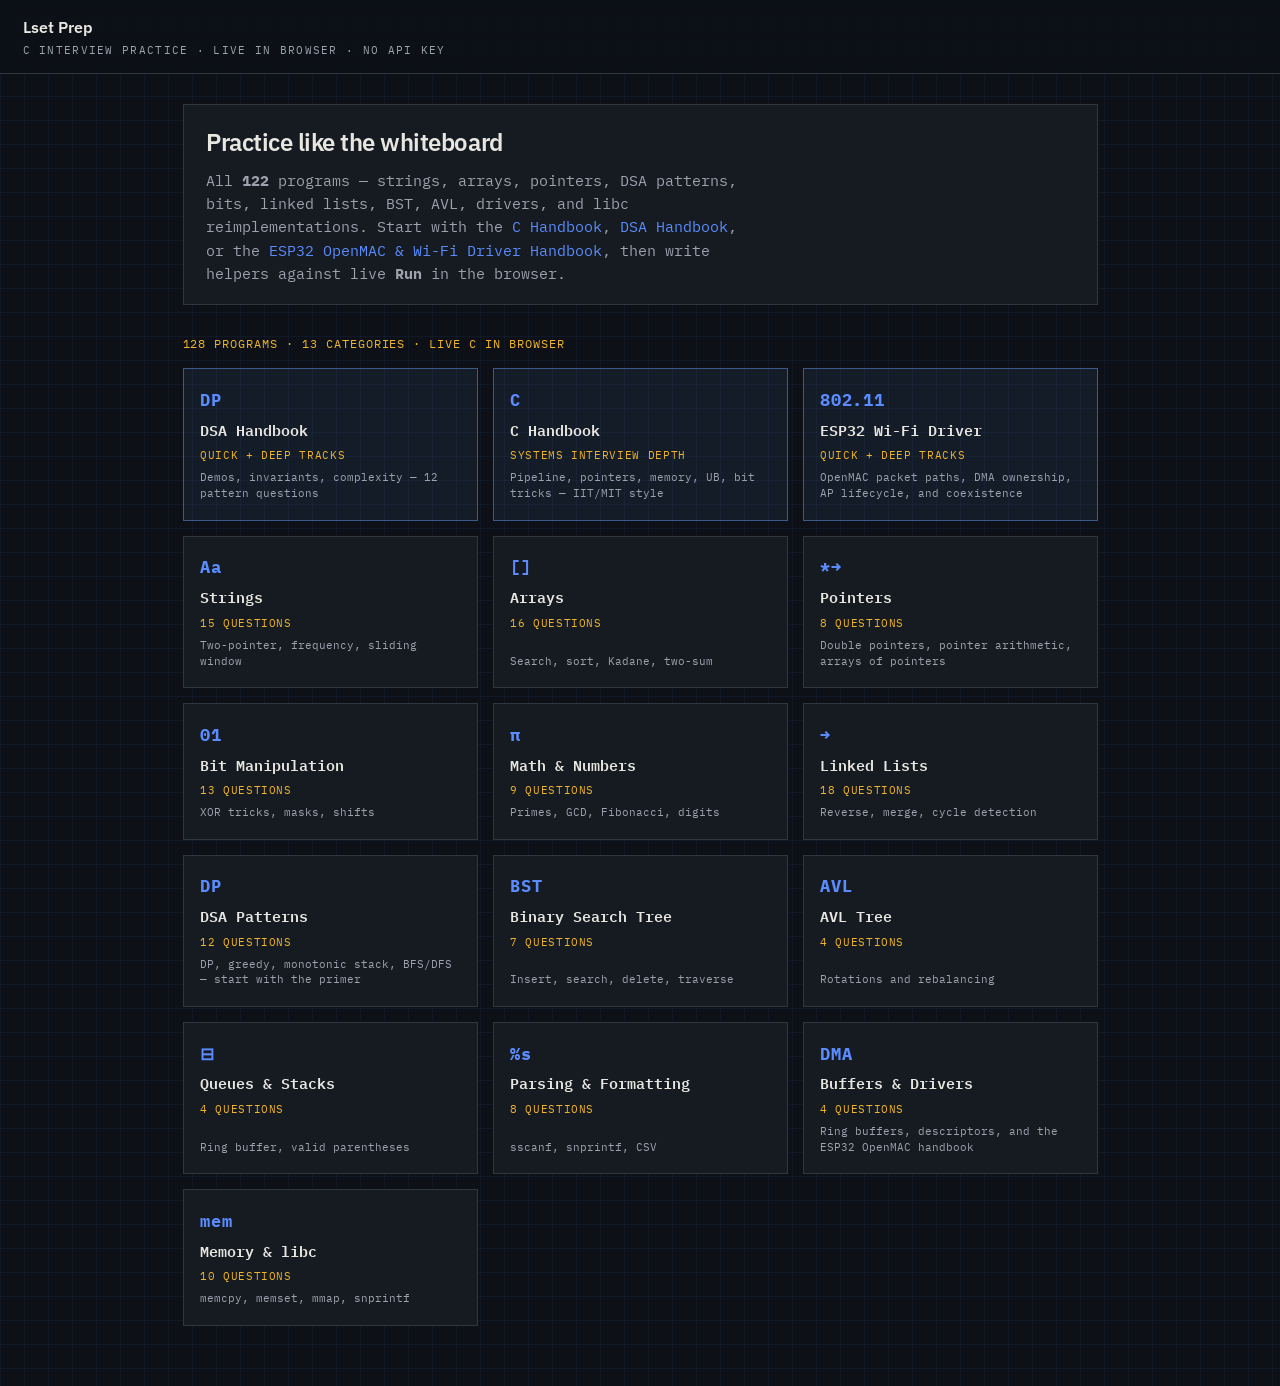
<file: index.html>
<!DOCTYPE html>
<html lang="en">
<head>
  <meta charset="UTF-8">
  <meta name="viewport" content="width=device-width, initial-scale=1.0">
  <meta http-equiv="Cache-Control" content="no-cache, no-store, must-revalidate">
  <meta http-equiv="Pragma" content="no-cache">
  <meta http-equiv="Expires" content="0">
  <title>Lset Prep</title>
  <link rel="stylesheet" href="css/style.css?v=47">
</head>
<body data-page="index">
  <header class="site-header">
    <div class="brand">
      <span class="brand-title">Lset Prep</span>
      <span class="brand-sub">C interview practice · live in browser · no API key</span>
    </div>
  </header>

  <main class="landing-main">
    <section class="landing-intro">
      <h1>Practice like the whiteboard</h1>
      <p>
        All <strong>122</strong> programs — strings, arrays, pointers, DSA patterns, bits, linked lists, BST, AVL,
        drivers, and libc reimplementations. Start with the <a href="c-guide.html">C Handbook</a>,
        <a href="dsa-guide.html">DSA Handbook</a>, or the
        <a href="esp32-wifi-guide.html">ESP32 OpenMAC &amp; Wi-Fi Driver Handbook</a>, then write helpers
        against live <strong>Run</strong> in the browser.
      </p>
    </section>

    <p id="stats" class="stats-line">Loading…</p>
    <nav id="category-nav" class="category-nav" hidden>
      <a href="index.html" class="btn category-back">← All categories</a>
    </nav>
    <div id="category-grid"></div>
    <div id="question-list" hidden></div>
  </main>

  <script src="js/app.js?v=47"></script>
</body>
</html>
</file>
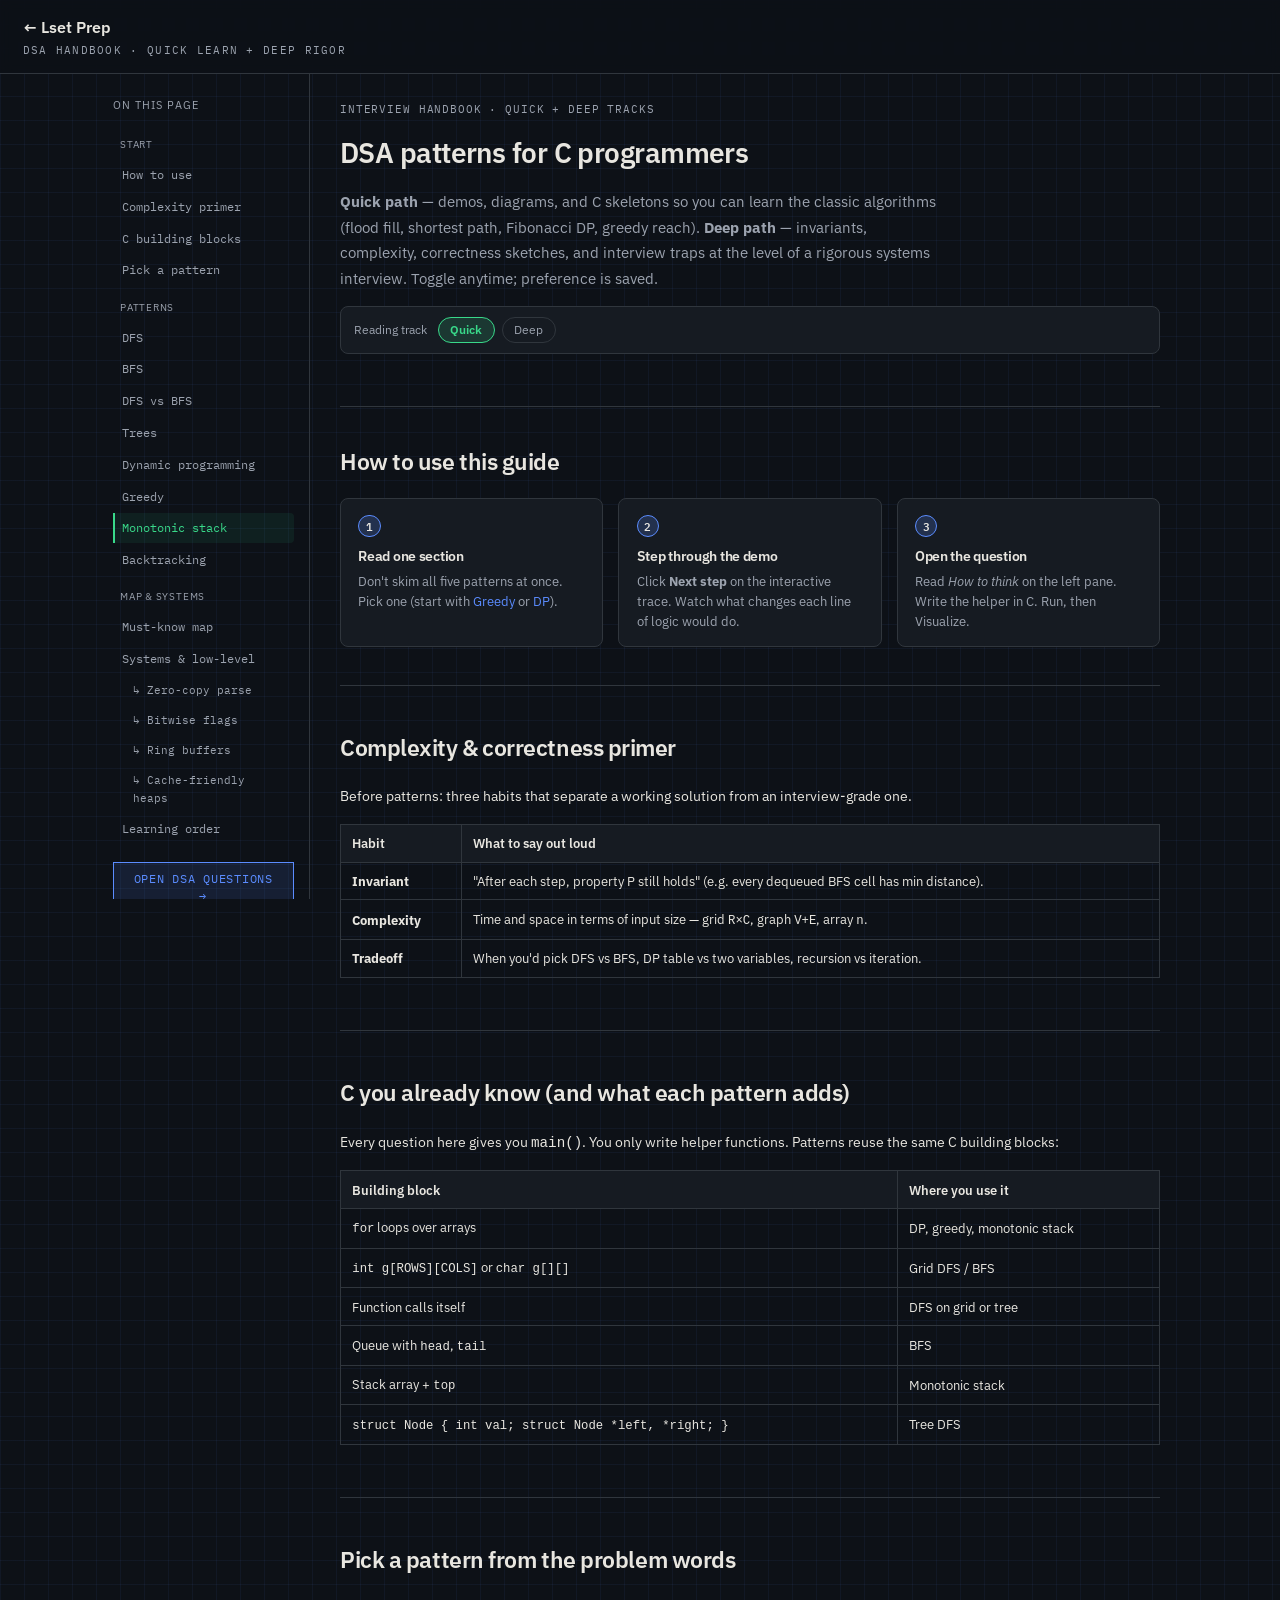
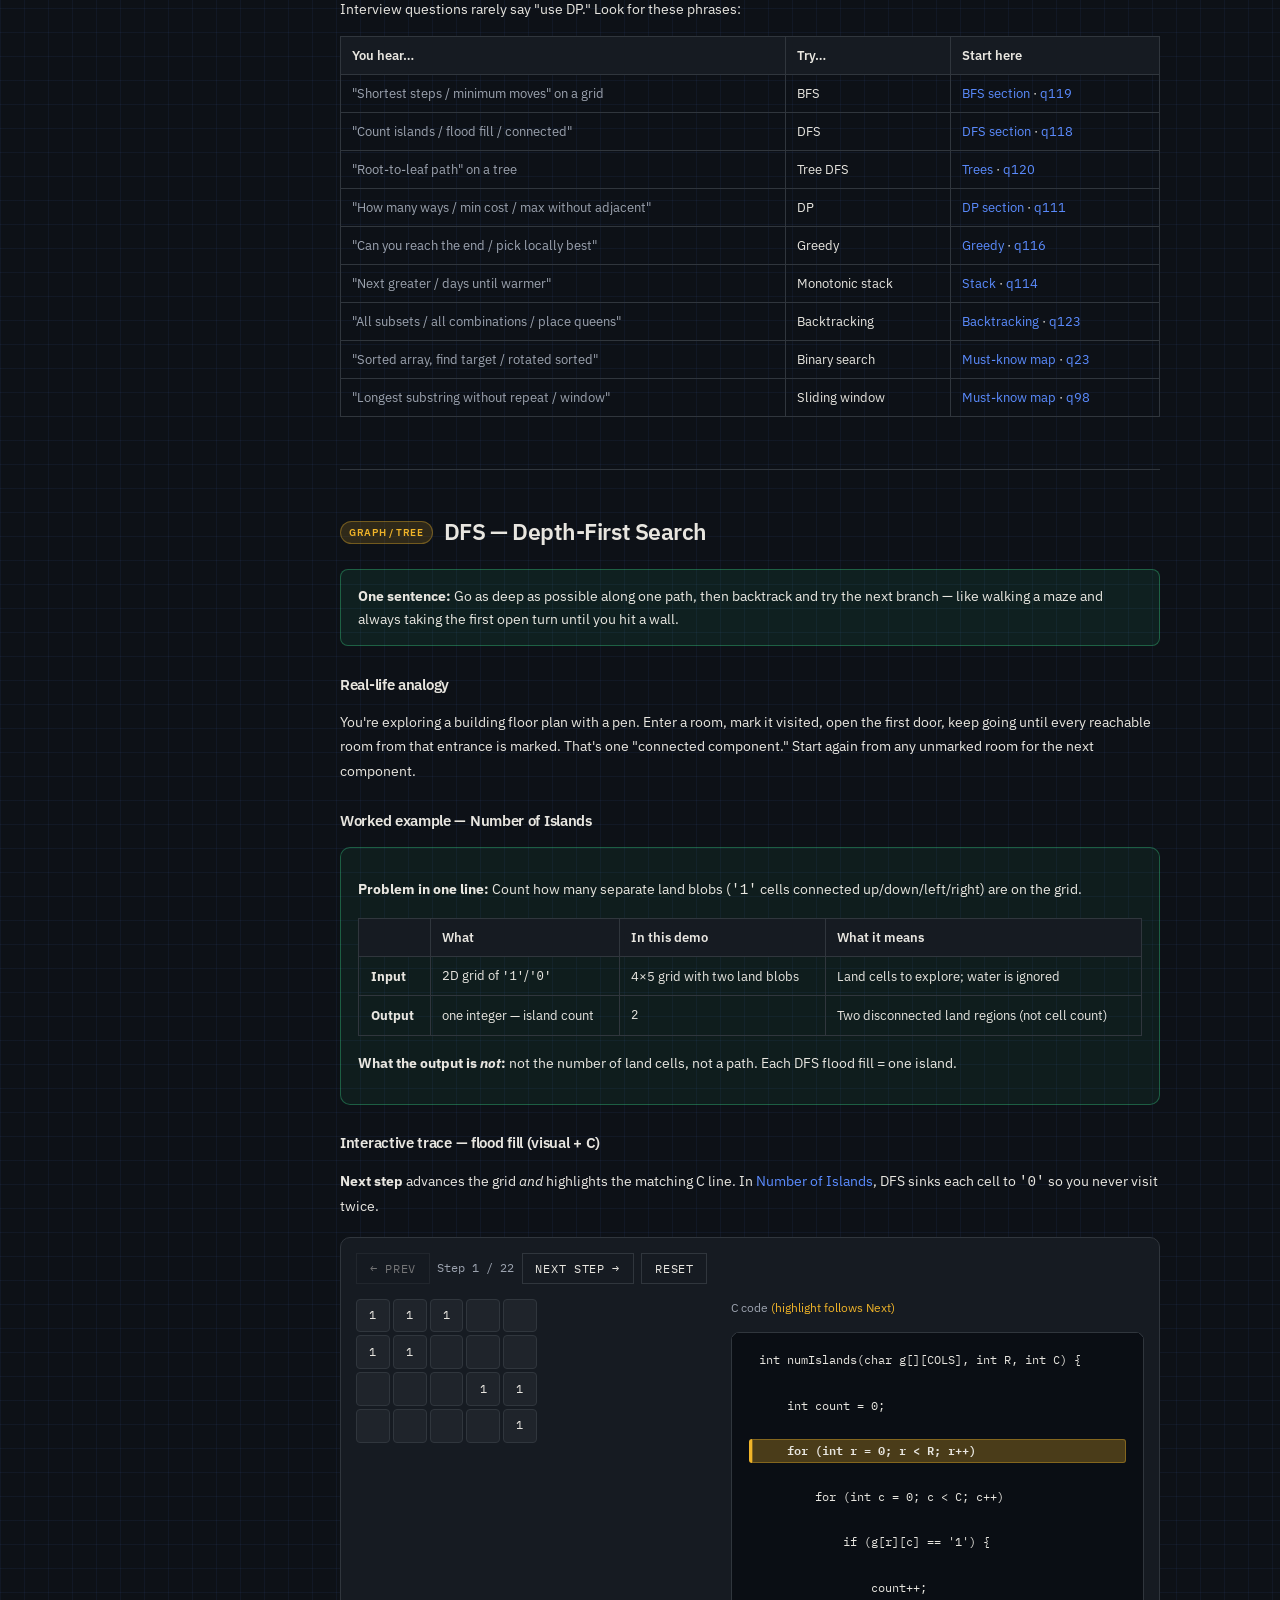
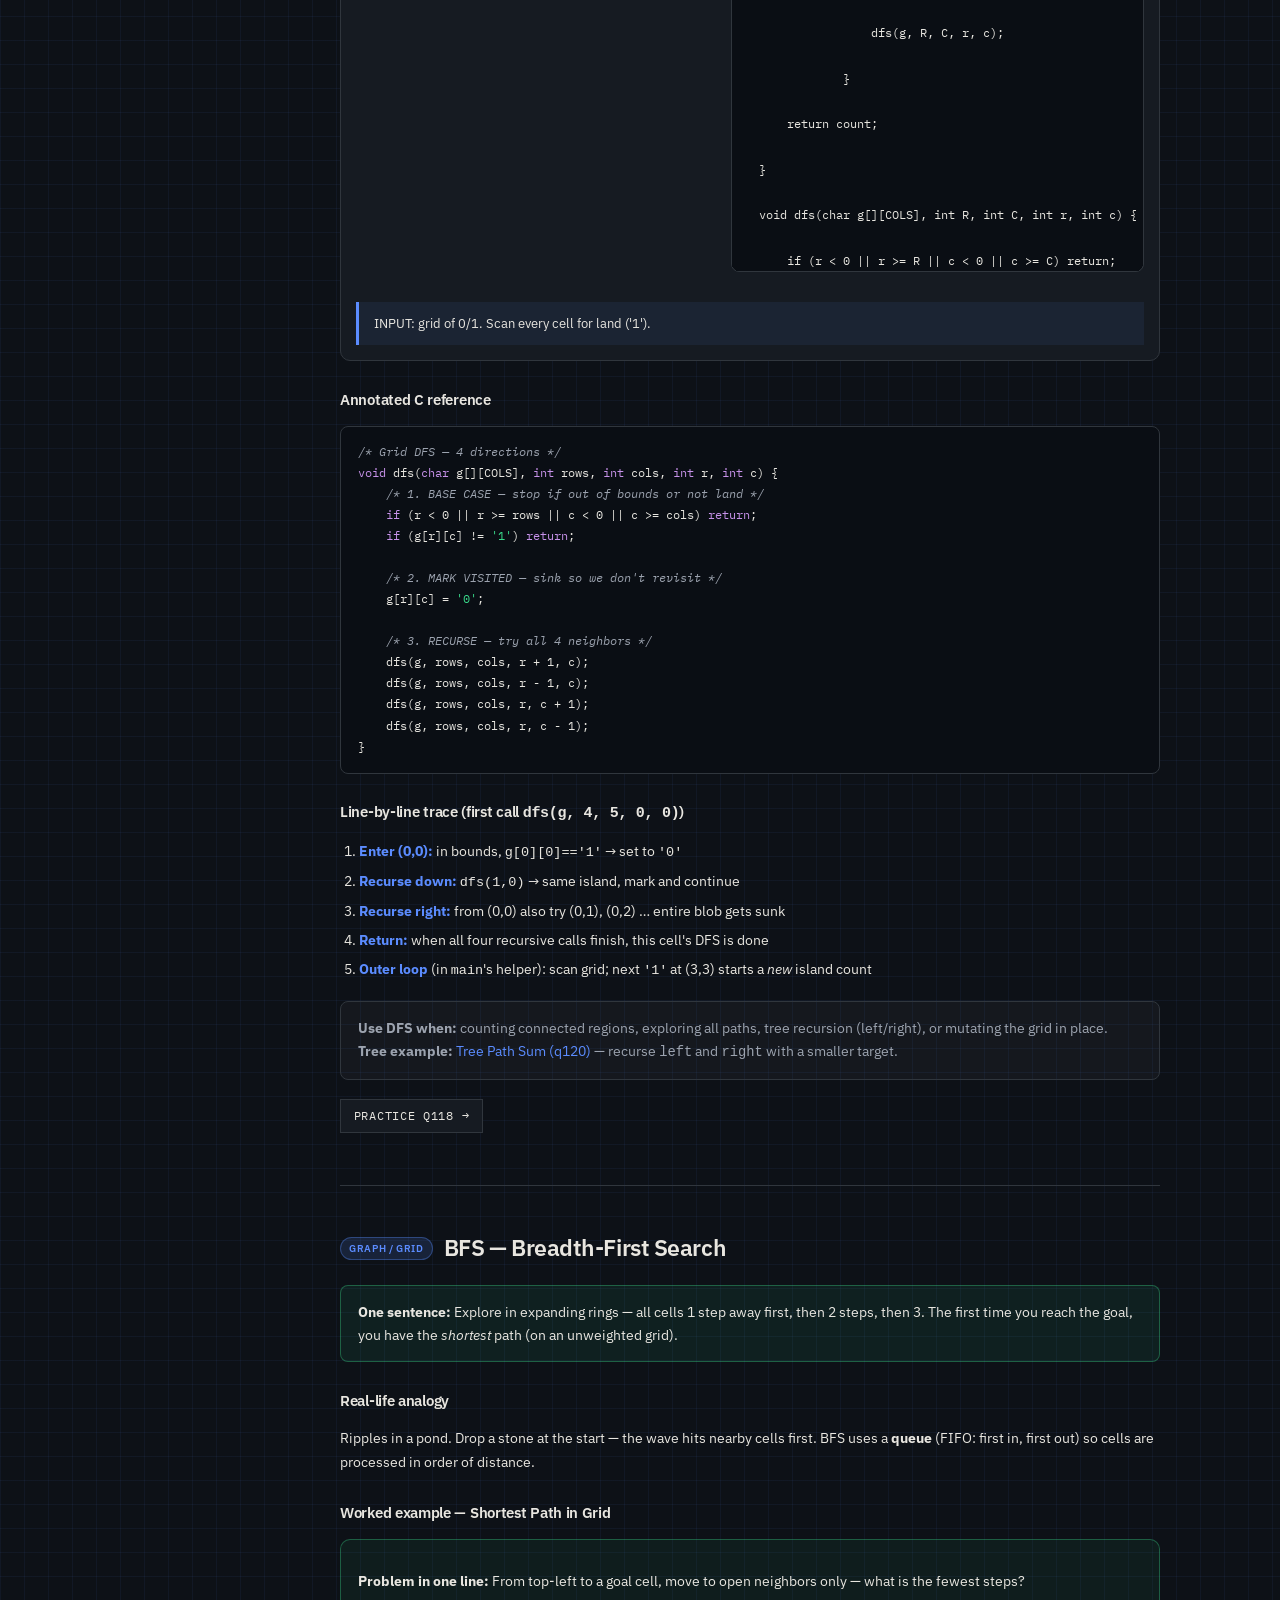
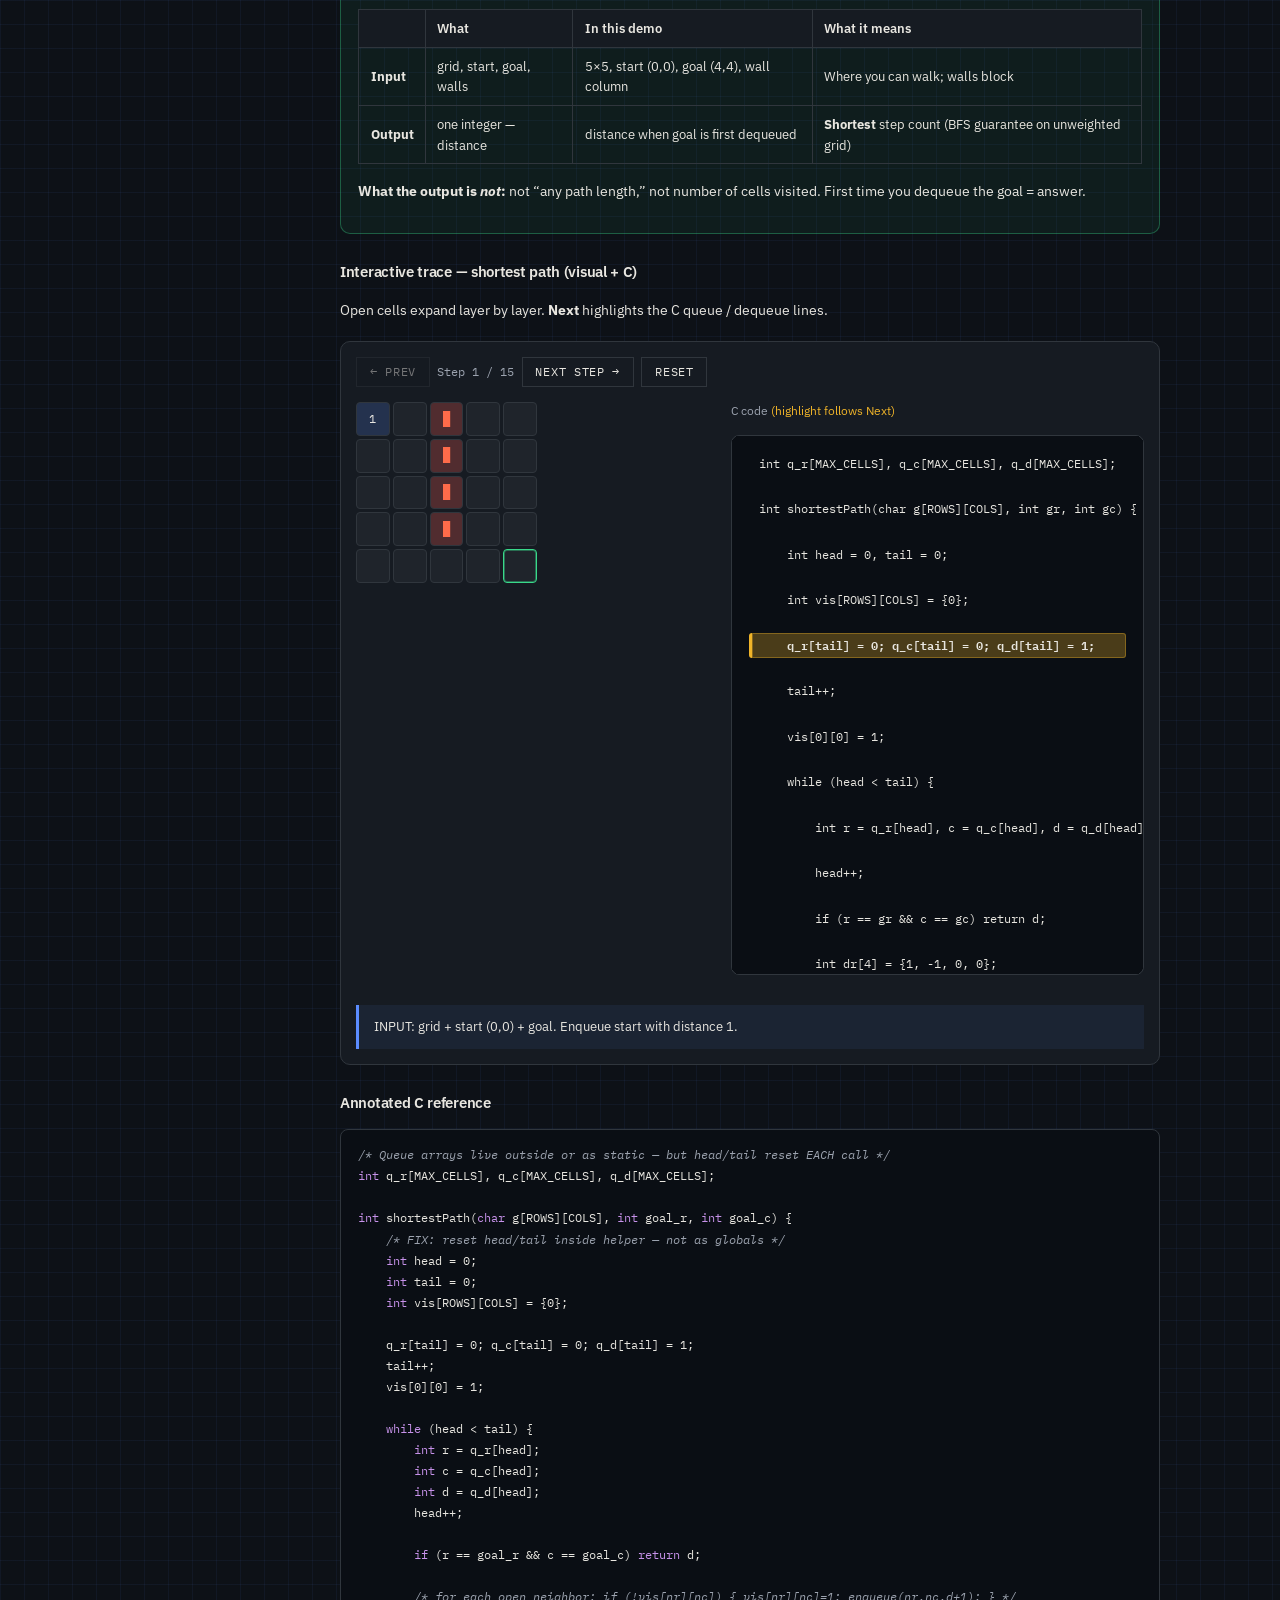
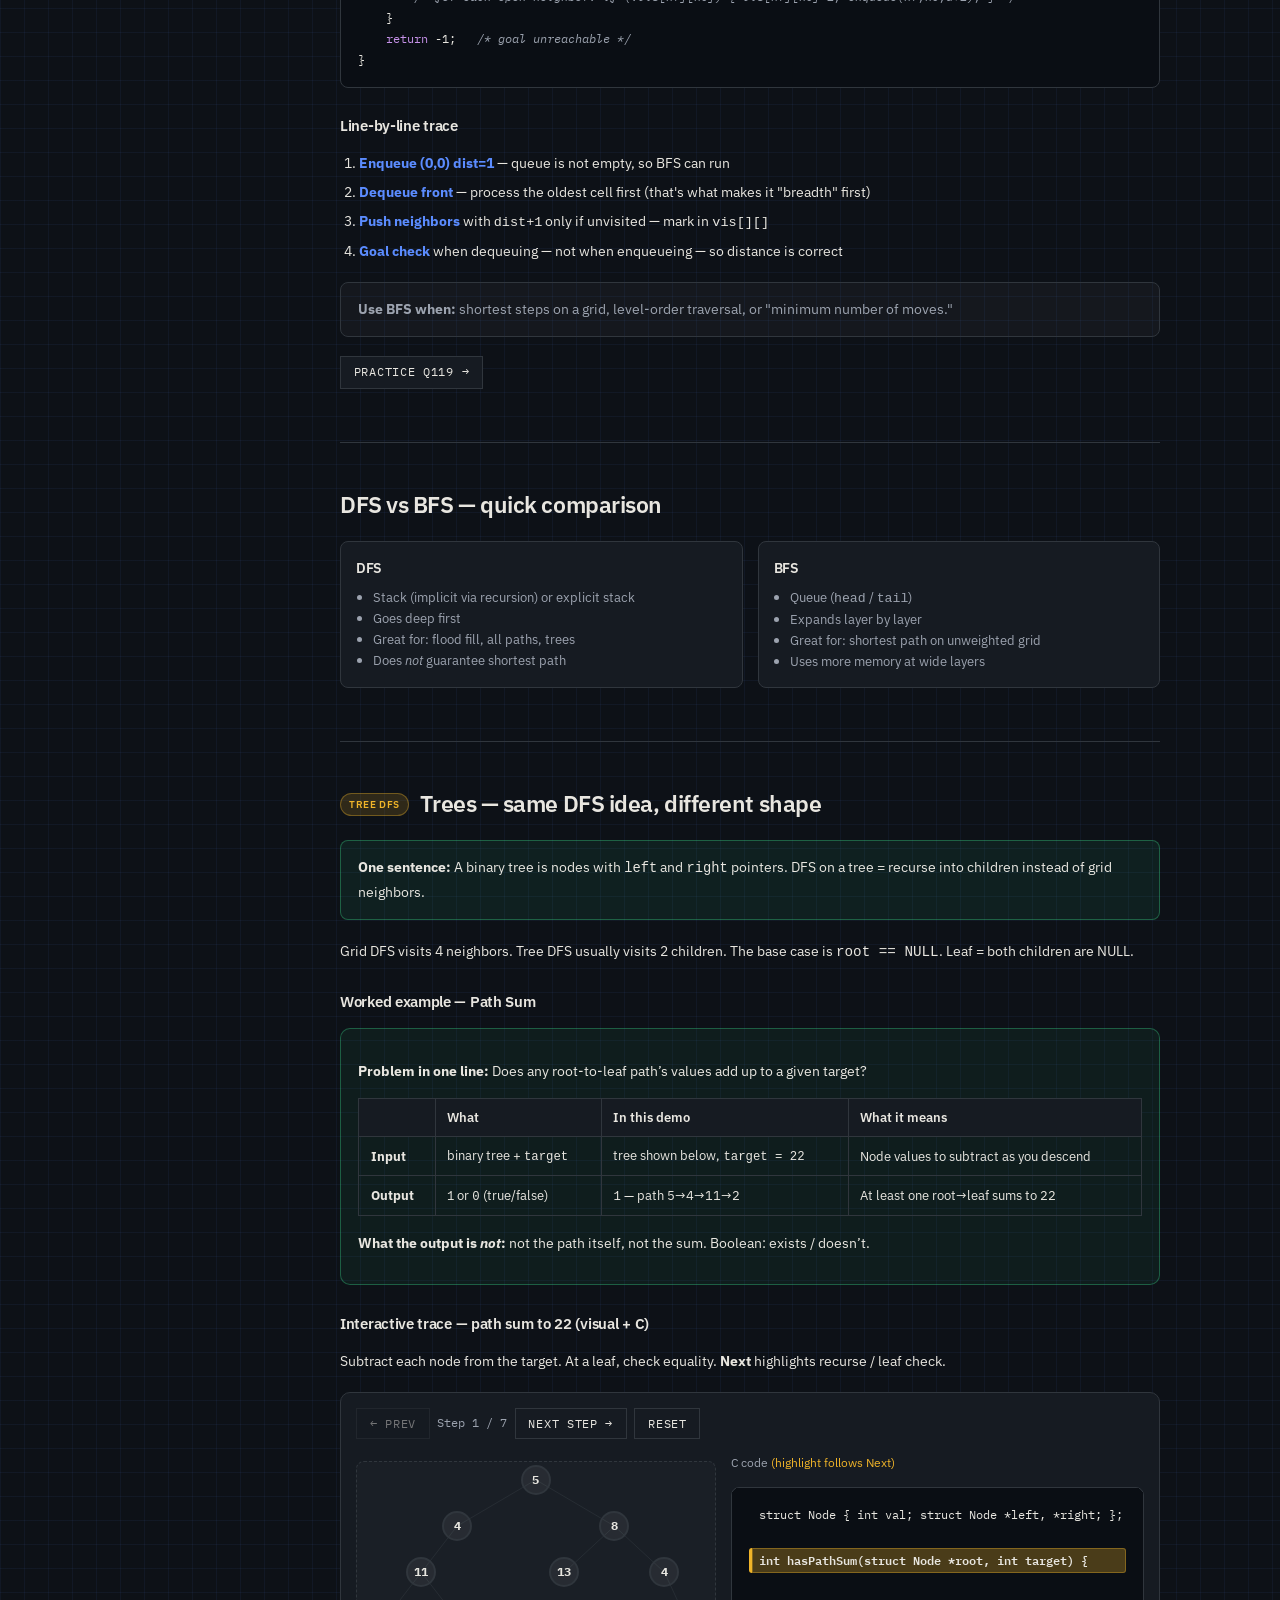
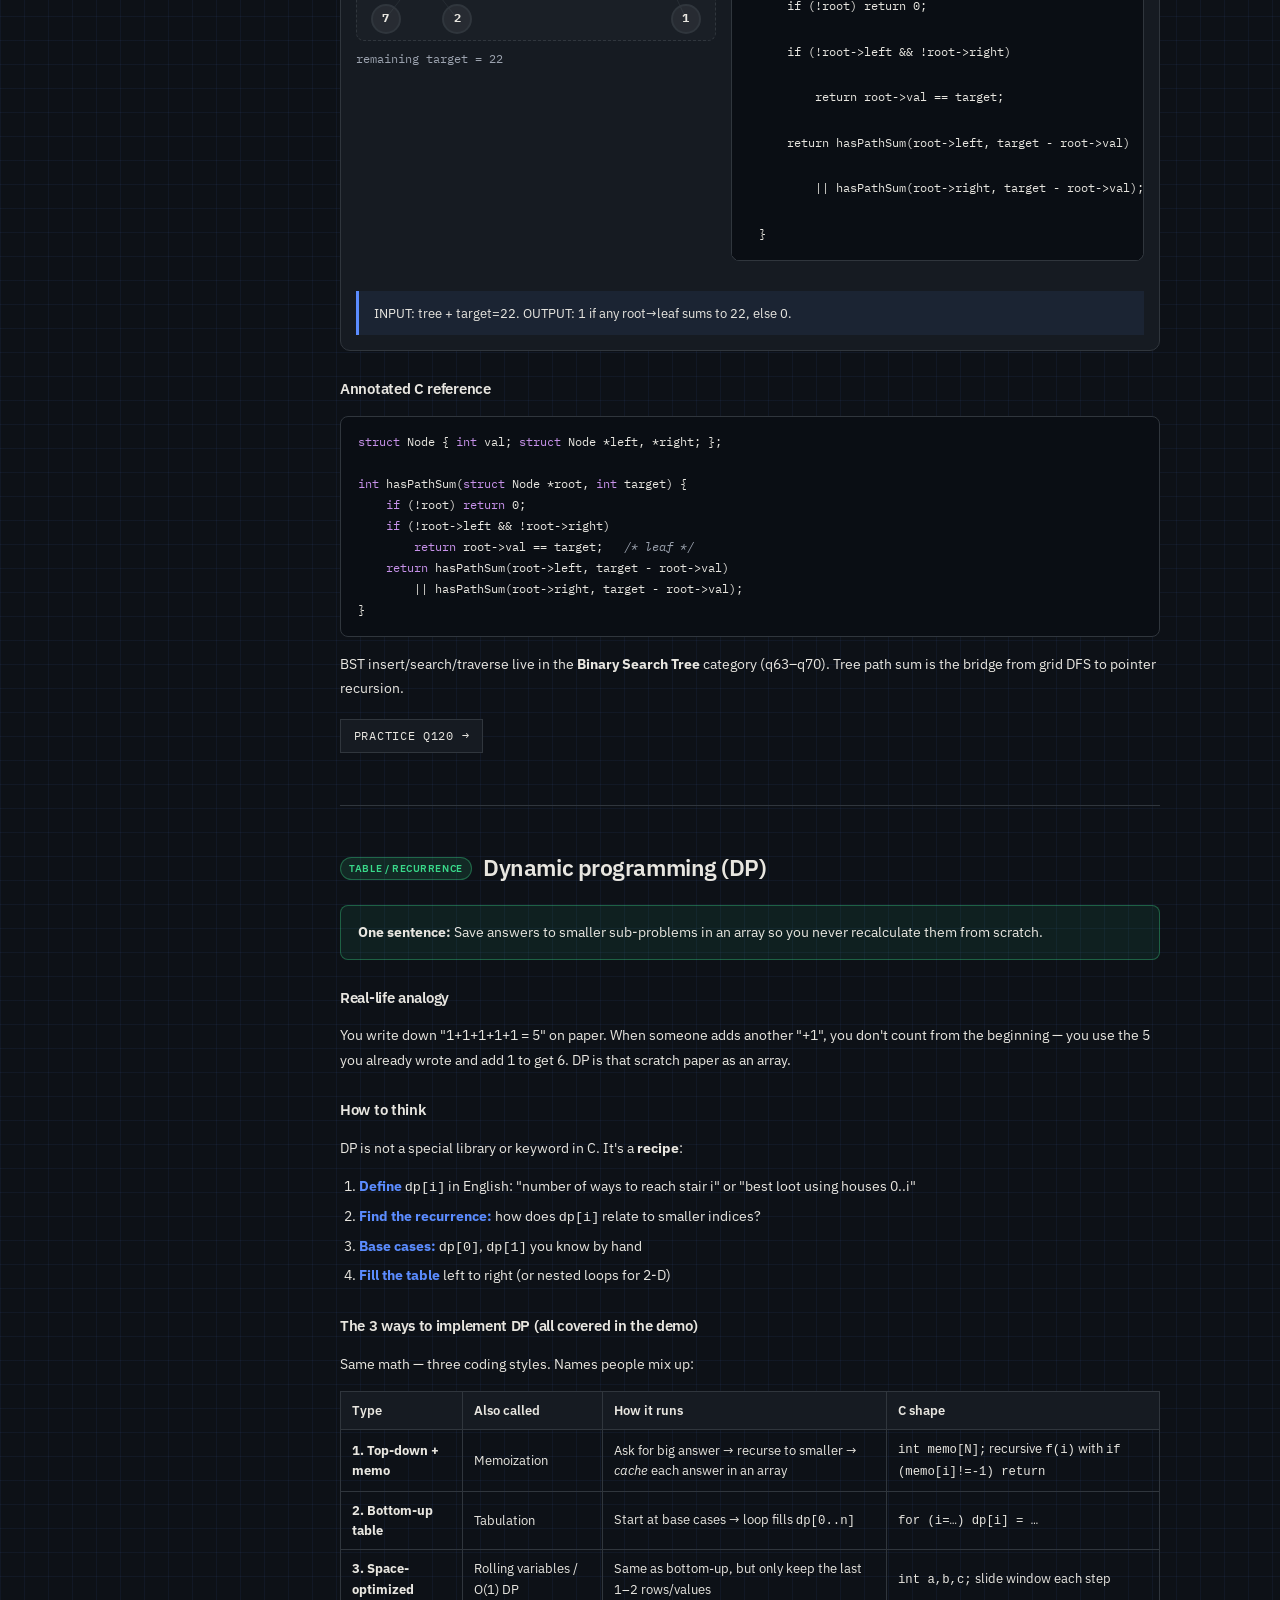
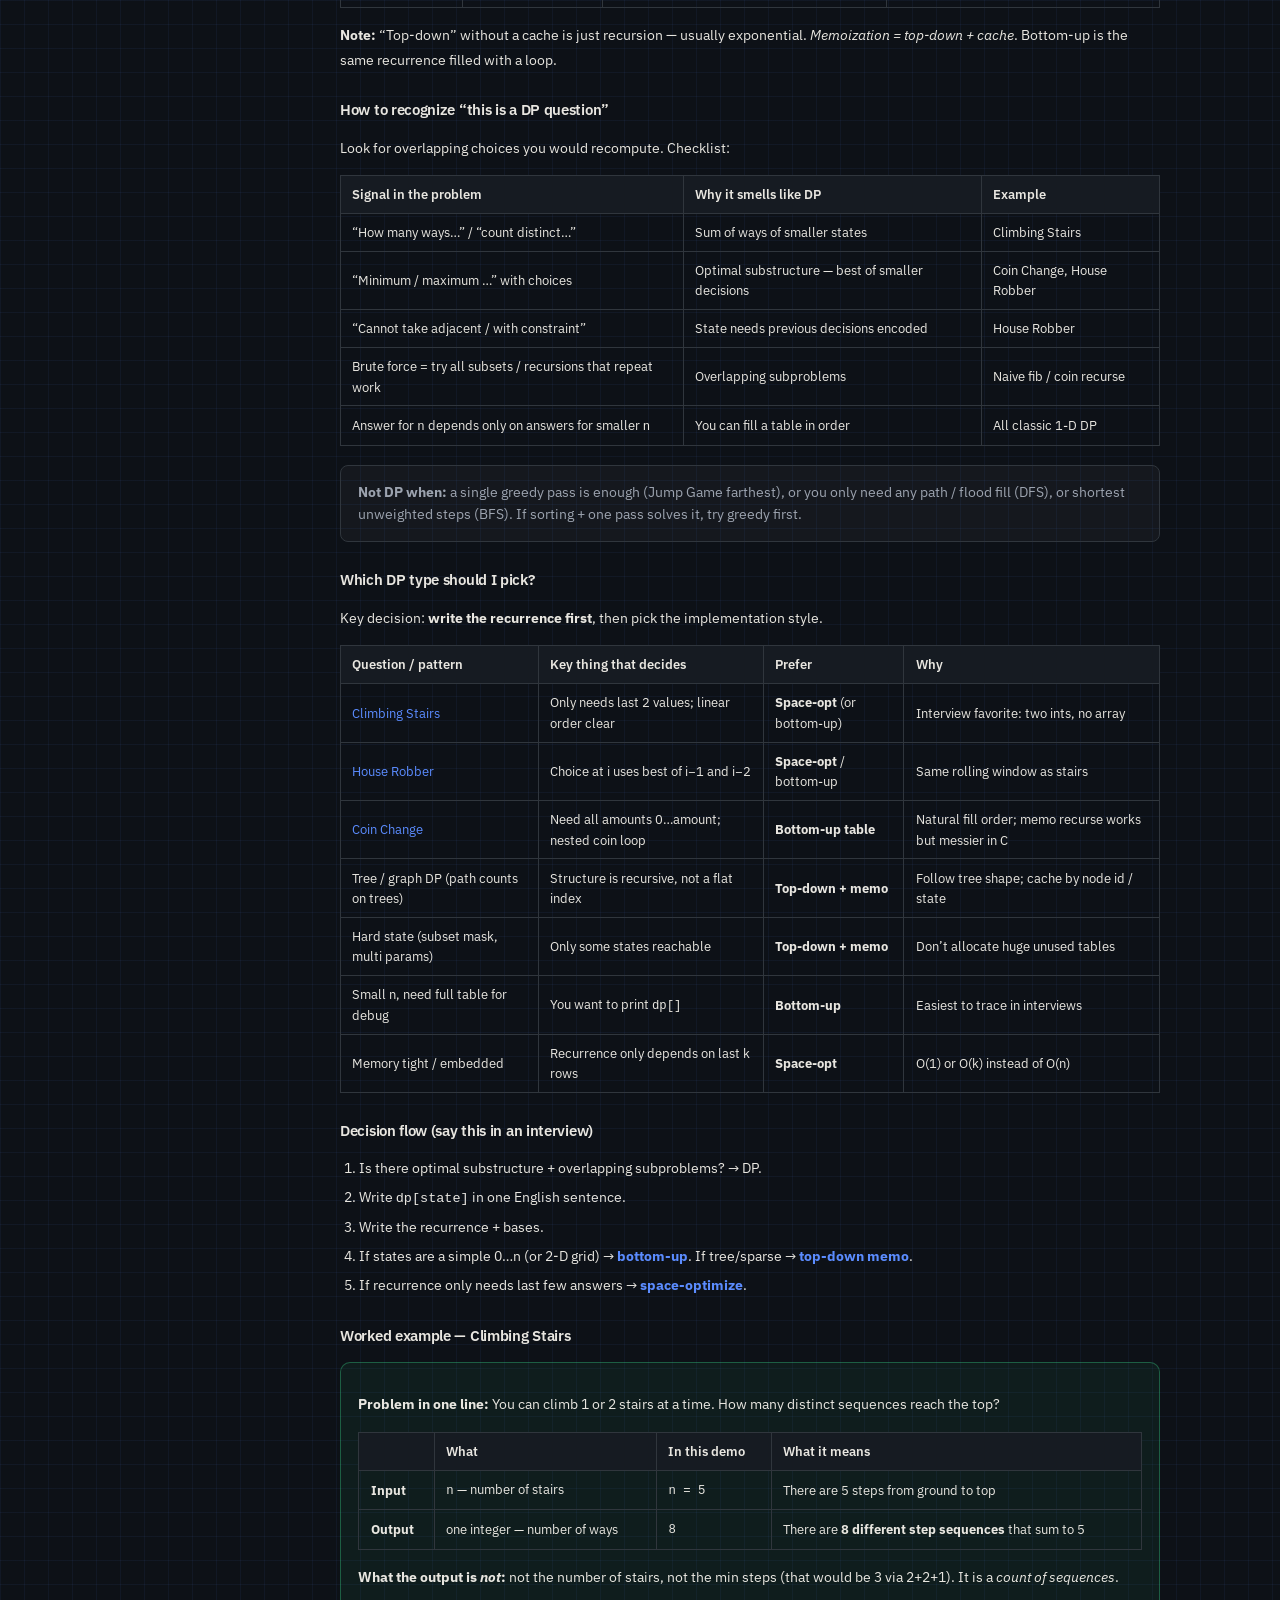
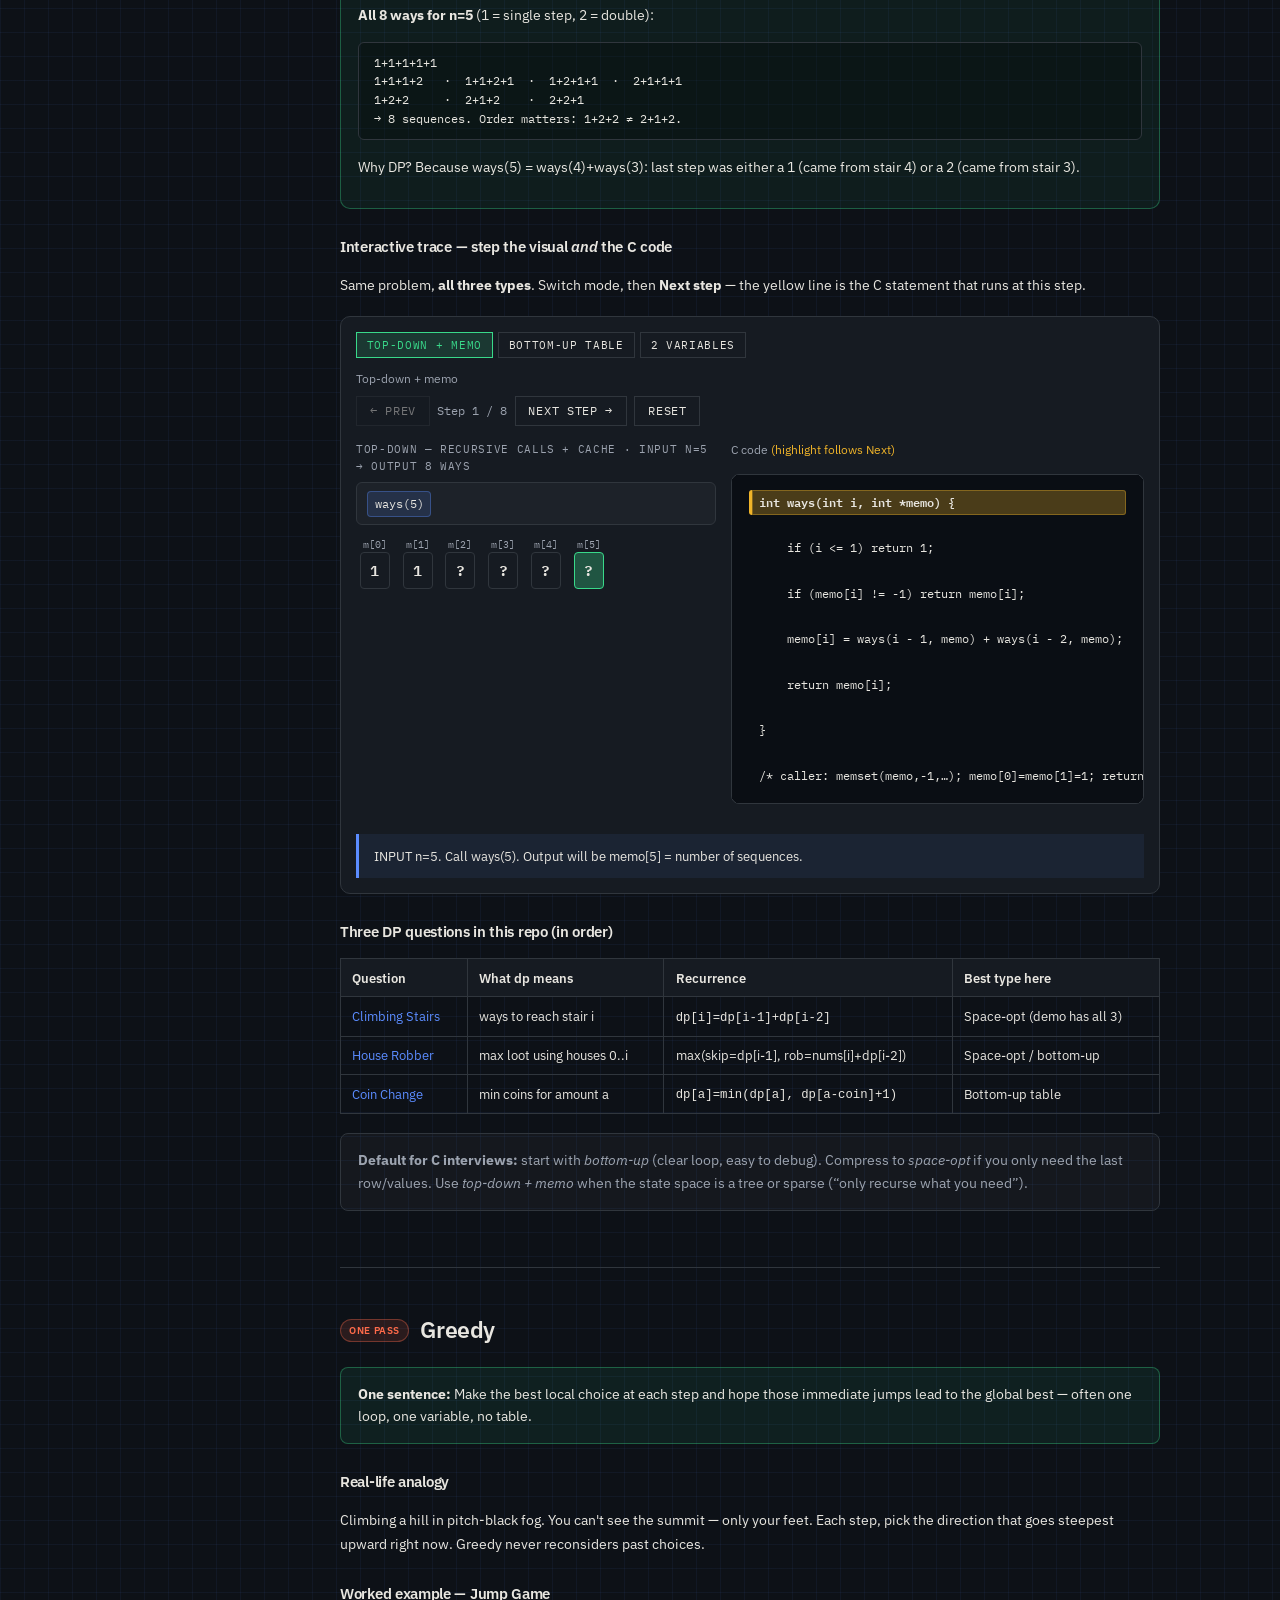
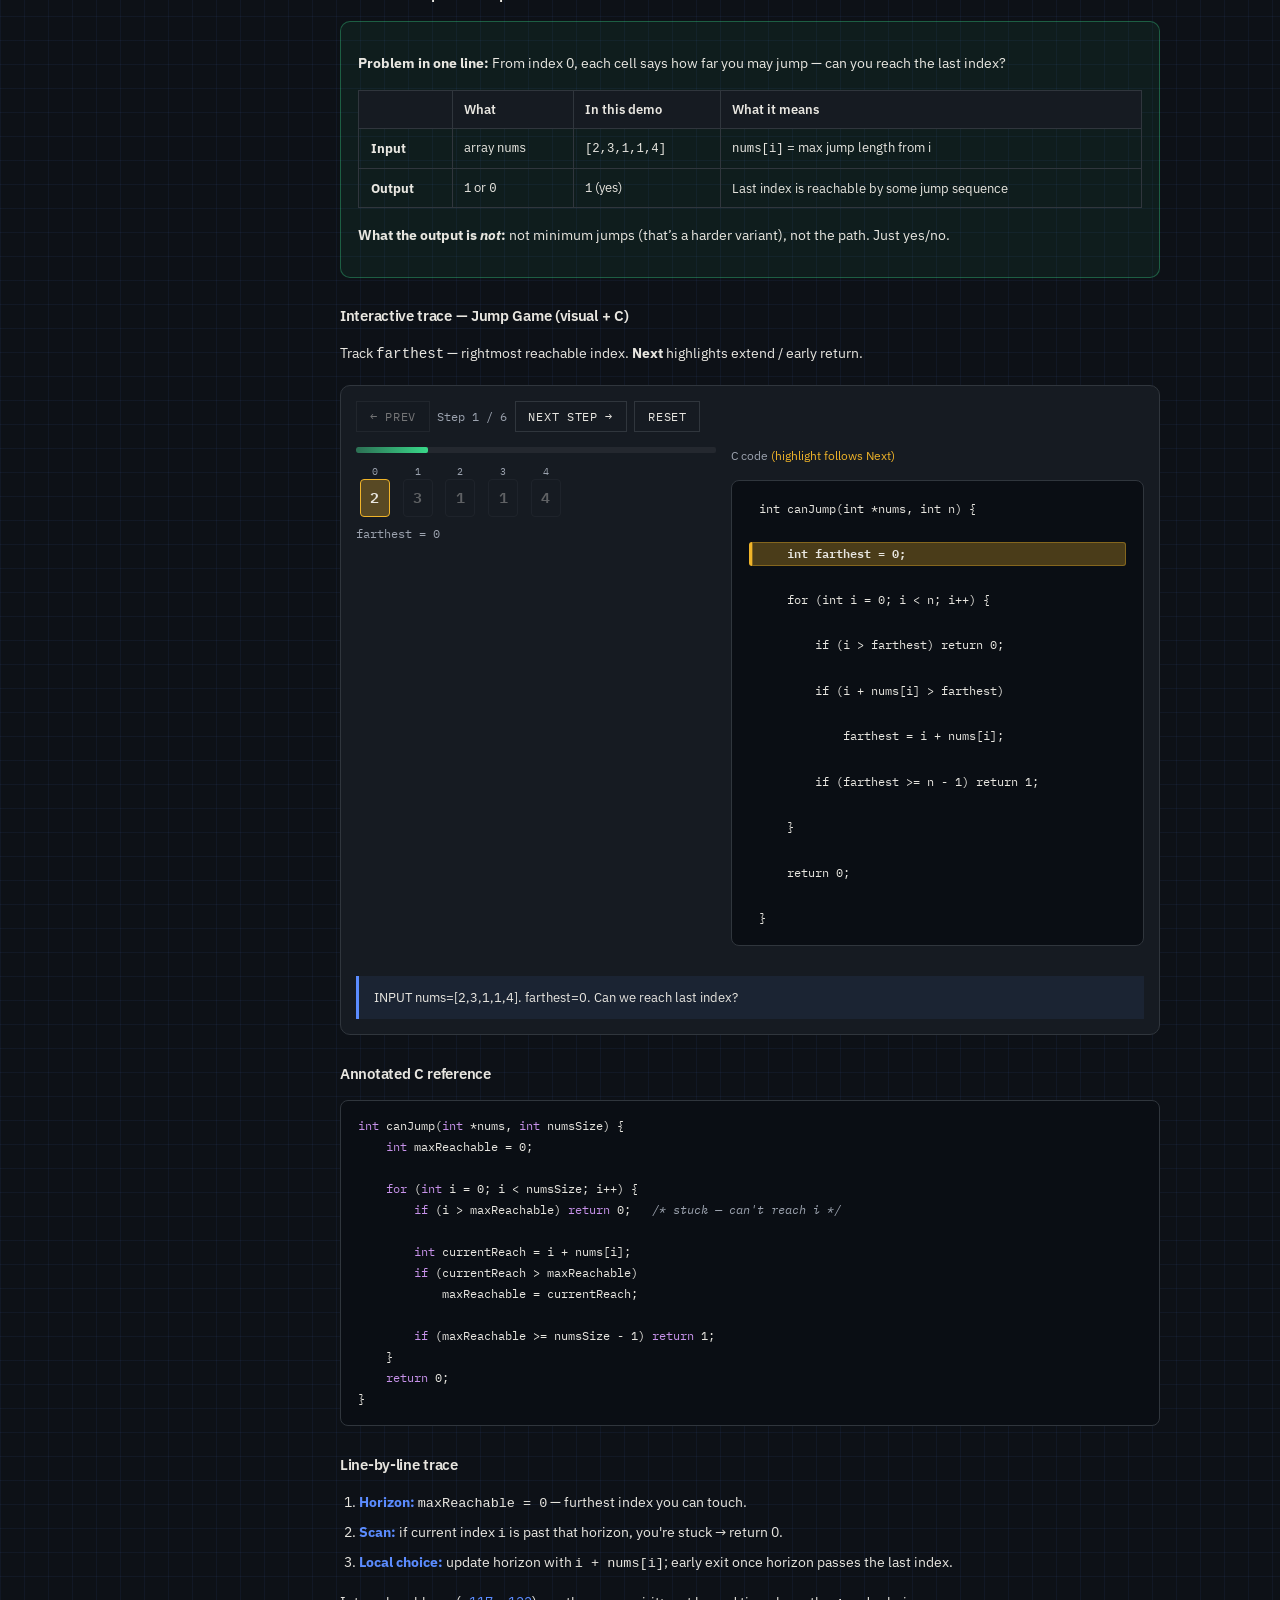
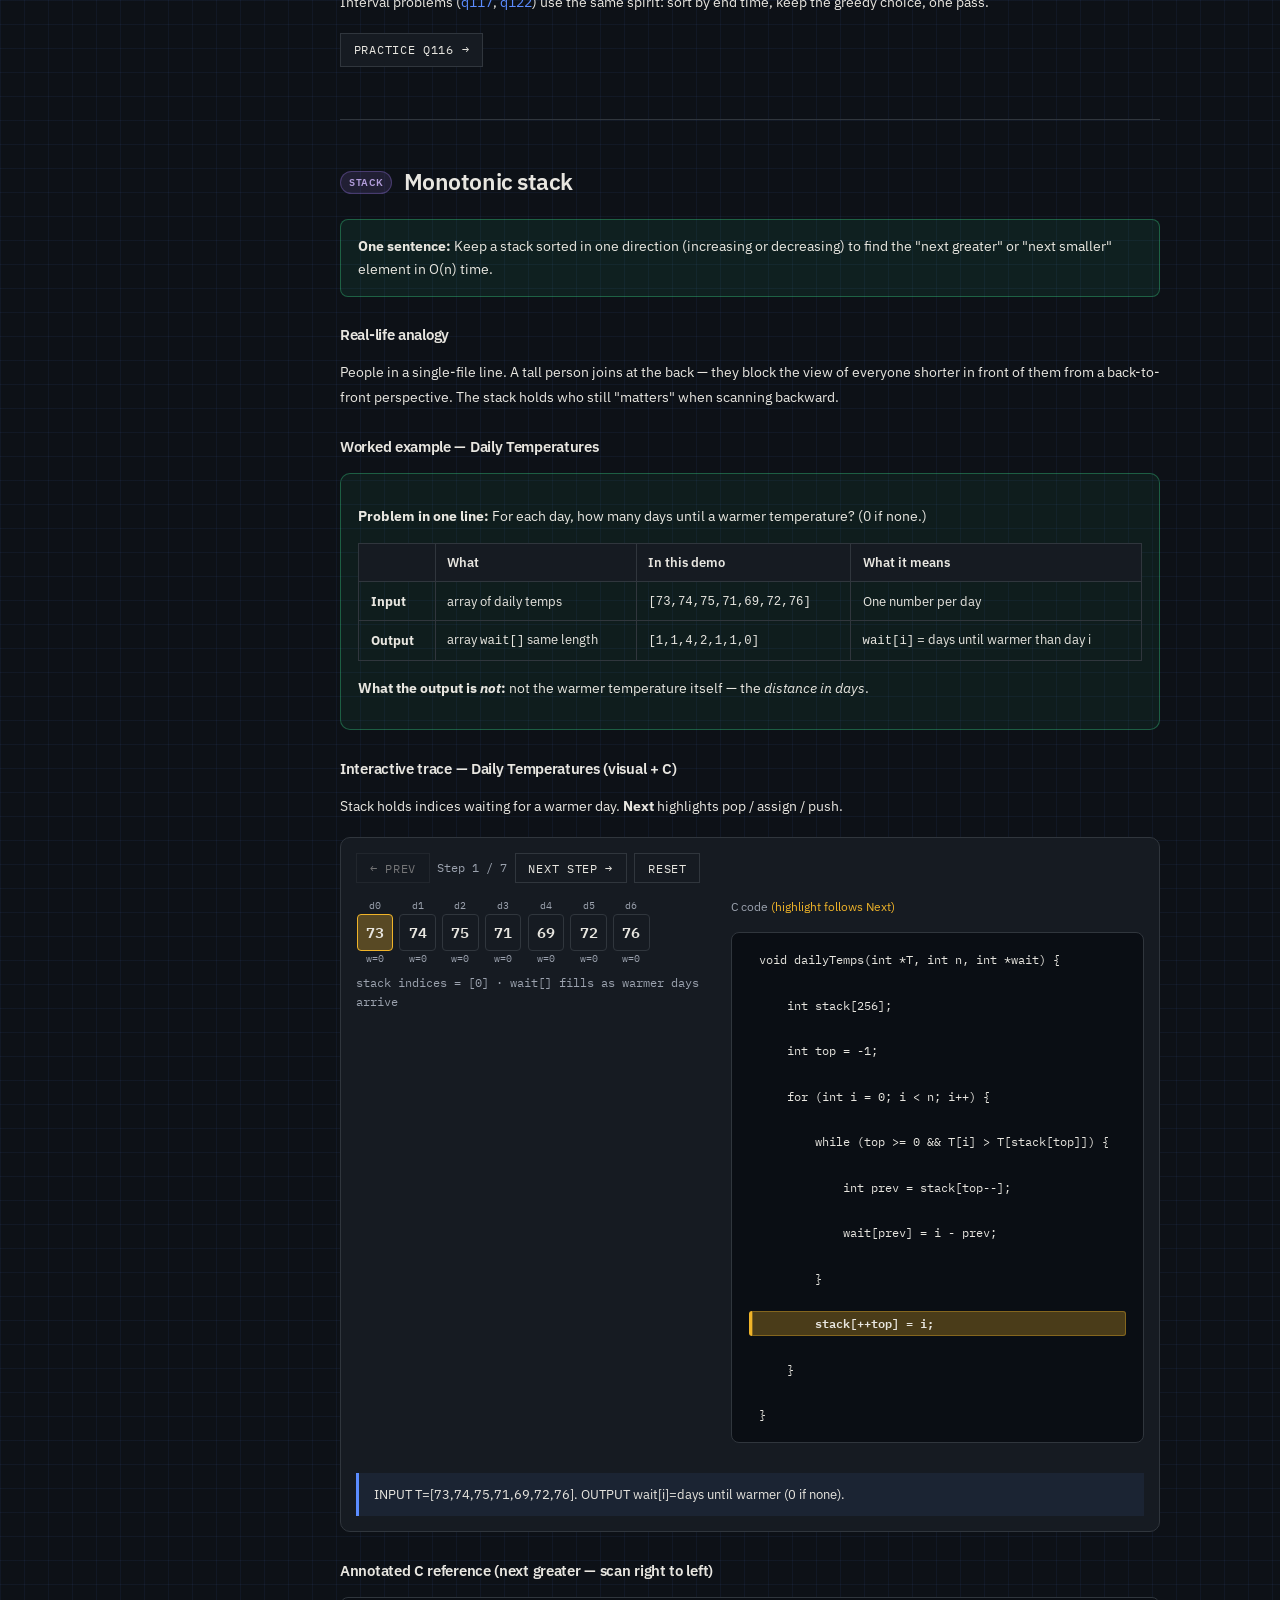
<file: dsa-guide.html>
<!DOCTYPE html>
<html lang="en">
<head>
  <meta charset="UTF-8">
  <meta name="viewport" content="width=device-width, initial-scale=1.0">
  <title>DSA Handbook · Lset Prep</title>
  <link rel="stylesheet" href="css/style.css?v=44">
</head>
<body data-page="guide" data-guide-track="quick">
  <header class="site-header">
    <div class="brand">
      <a href="index.html" class="brand-title">← Lset Prep</a>
      <span class="brand-sub">DSA handbook · Quick learn + Deep rigor</span>
    </div>
  </header>

  <div class="guide-layout">
    <aside class="guide-sidebar" aria-label="Table of contents">
      <p class="guide-sidebar-title">On this page</p>
      <nav class="guide-sidebar-nav">
        <p class="guide-sidebar-group">Start</p>
        <a href="#start">How to use</a>
        <a href="#primer">Complexity primer</a>
        <a href="#c-you-need">C building blocks</a>
        <a href="#pattern-picker">Pick a pattern</a>
        <p class="guide-sidebar-group">Patterns</p>
        <a href="#dfs">DFS</a>
        <a href="#bfs">BFS</a>
        <a href="#compare">DFS vs BFS</a>
        <a href="#trees">Trees</a>
        <a href="#dp">Dynamic programming</a>
        <a href="#greedy">Greedy</a>
        <a href="#stack">Monotonic stack</a>
        <a href="#backtracking">Backtracking</a>
        <p class="guide-sidebar-group">Map &amp; systems</p>
        <a href="#also-know">Must-know map</a>
        <a href="#systems">Systems &amp; low-level</a>
        <a href="#systems-zero-copy" class="guide-sidebar-sub">↳ Zero-copy parse</a>
        <a href="#systems-bitwise" class="guide-sidebar-sub">↳ Bitwise flags</a>
        <a href="#systems-ring" class="guide-sidebar-sub">↳ Ring buffers</a>
        <a href="#systems-cache" class="guide-sidebar-sub">↳ Cache-friendly heaps</a>
        <a href="#order">Learning order</a>
      </nav>
      <a class="guide-sidebar-cta btn btn-primary" href="index.html?section=dsa%20patterns">Open DSA questions →</a>
      <a class="guide-sidebar-cta btn" href="c-guide.html" style="margin-top:0.5rem">C Handbook →</a>
      <a class="guide-sidebar-cta btn" href="esp32-wifi-guide.html" style="margin-top:0.5rem">ESP32 Wi-Fi →</a>
    </aside>

    <main class="guide-content">
      <header class="guide-hero">
        <p class="guide-kicker">Interview handbook · Quick + Deep tracks</p>
        <h1>DSA patterns for C programmers</h1>
        <p class="guide-lead">
          <strong>Quick path</strong> — demos, diagrams, and C skeletons so you can learn the classic algorithms
          (flood fill, shortest path, Fibonacci DP, greedy reach).
          <strong>Deep path</strong> — invariants, complexity, correctness sketches, and interview traps at
          the level of a rigorous systems interview. Toggle anytime; preference is saved.
        </p>
        <div class="guide-track-bar">
          <span class="guide-track-bar-label">Reading track</span>
          <button type="button" class="guide-track-btn guide-track-active" data-track-set="quick">Quick</button>
          <button type="button" class="guide-track-btn" data-track-set="deep">Deep</button>
        </div>
      </header>

      <!-- ── START ── -->
      <section class="guide-section" id="start">
        <h2>How to use this guide</h2>
        <div class="guide-cards">
          <div class="guide-card">
            <span class="guide-card-num">1</span>
            <h3>Read one section</h3>
            <p>Don't skim all five patterns at once. Pick one (start with <a href="#greedy">Greedy</a> or <a href="#dp">DP</a>).</p>
          </div>
          <div class="guide-card">
            <span class="guide-card-num">2</span>
            <h3>Step through the demo</h3>
            <p>Click <strong>Next step</strong> on the interactive trace. Watch what changes each line of logic would do.</p>
          </div>
          <div class="guide-card">
            <span class="guide-card-num">3</span>
            <h3>Open the question</h3>
            <p>Read <em>How to think</em> on the left pane. Write the helper in C. Run, then Visualize.</p>
          </div>
        </div>
      </section>

      <!-- ── COMPLEXITY PRIMER ── -->
      <section class="guide-section" id="primer">
        <h2>Complexity &amp; correctness primer</h2>
        <p class="guide-plain">Before patterns: three habits that separate a working solution from an interview-grade one.</p>
        <table class="guide-table">
          <thead><tr><th>Habit</th><th>What to say out loud</th></tr></thead>
          <tbody>
            <tr><td><strong>Invariant</strong></td><td>"After each step, property P still holds" (e.g. every dequeued BFS cell has min distance).</td></tr>
            <tr><td><strong>Complexity</strong></td><td>Time and space in terms of input size — grid <code>R×C</code>, graph <code>V+E</code>, array <code>n</code>.</td></tr>
            <tr><td><strong>Tradeoff</strong></td><td>When you'd pick DFS vs BFS, DP table vs two variables, recursion vs iteration.</td></tr>
          </tbody>
        </table>
        <div class="guide-track-deep">
          <h4>Big-O refresher (tight bounds)</h4>
          <ul>
            <li><strong>O(1)</strong> — constant work (hash lookup, stack push).</li>
            <li><strong>O(log n)</strong> — binary search / tree height on balanced data.</li>
            <li><strong>O(n)</strong> — one pass; monotonic stack each index push/pop once.</li>
            <li><strong>O(n log n)</strong> — sorting-based greedy / merge sort.</li>
            <li><strong>O(n²)</strong> / <strong>O(RC)</strong> — nested loops or full grid scan.</li>
            <li><strong>O(2ⁿ)</strong> — naive backtracking over subsets (fine for small n).</li>
          </ul>
          <h4>Proof habit (short)</h4>
          <p>State the invariant → show it holds at init → show one step preserves it → conclude at termination. Interviewers want the sketch, not a textbook proof.</p>
        </div>
      </section>

      <!-- ── C BASICS ── -->
      <section class="guide-section" id="c-you-need">
        <h2>C you already know (and what each pattern adds)</h2>
        <p class="guide-plain">Every question here gives you <code>main()</code>. You only write helper functions. Patterns reuse the same C building blocks:</p>
        <table class="guide-table">
          <thead>
            <tr><th>Building block</th><th>Where you use it</th></tr>
          </thead>
          <tbody>
            <tr><td><code>for</code> loops over arrays</td><td>DP, greedy, monotonic stack</td></tr>
            <tr><td><code>int g[ROWS][COLS]</code> or <code>char g[][]</code></td><td>Grid DFS / BFS</td></tr>
            <tr><td>Function calls itself</td><td>DFS on grid or tree</td></tr>
            <tr><td>Queue with <code>head</code>, <code>tail</code></td><td>BFS</td></tr>
            <tr><td>Stack array + <code>top</code></td><td>Monotonic stack</td></tr>
            <tr><td><code>struct Node { int val; struct Node *left, *right; }</code></td><td>Tree DFS</td></tr>
          </tbody>
        </table>
      </section>

      <!-- ── PATTERN PICKER ── -->
      <section class="guide-section" id="pattern-picker">
        <h2>Pick a pattern from the problem words</h2>
        <p class="guide-plain">Interview questions rarely say "use DP." Look for these phrases:</p>
        <table class="guide-table guide-table-picker">
          <thead>
            <tr><th>You hear…</th><th>Try…</th><th>Start here</th></tr>
          </thead>
          <tbody>
            <tr><td>"Shortest steps / minimum moves" on a grid</td><td>BFS</td><td><a href="#bfs">BFS section</a> · <a href="question.html?id=q119-shortest-path-grid-bfs">q119</a></td></tr>
            <tr><td>"Count islands / flood fill / connected"</td><td>DFS</td><td><a href="#dfs">DFS section</a> · <a href="question.html?id=q118-number-of-islands-dfs">q118</a></td></tr>
            <tr><td>"Root-to-leaf path" on a tree</td><td>Tree DFS</td><td><a href="#trees">Trees</a> · <a href="question.html?id=q120-tree-path-sum-dfs">q120</a></td></tr>
            <tr><td>"How many ways / min cost / max without adjacent"</td><td>DP</td><td><a href="#dp">DP section</a> · <a href="question.html?id=q111-climbing-stairs-dp">q111</a></td></tr>
            <tr><td>"Can you reach the end / pick locally best"</td><td>Greedy</td><td><a href="#greedy">Greedy</a> · <a href="question.html?id=q116-jump-game-greedy">q116</a></td></tr>
            <tr><td>"Next greater / days until warmer"</td><td>Monotonic stack</td><td><a href="#stack">Stack</a> · <a href="question.html?id=q114-daily-temperatures-monotonic-stack">q114</a></td></tr>
            <tr><td>"All subsets / all combinations / place queens"</td><td>Backtracking</td><td><a href="#backtracking">Backtracking</a> · <a href="question.html?id=q123-subsets-backtracking">q123</a></td></tr>
            <tr><td>"Sorted array, find target / rotated sorted"</td><td>Binary search</td><td><a href="#also-know">Must-know map</a> · <a href="question.html?id=q23-binary-search-iterative">q23</a></td></tr>
            <tr><td>"Longest substring without repeat / window"</td><td>Sliding window</td><td><a href="#also-know">Must-know map</a> · <a href="question.html?id=q98-longest-substring-without-repeating-characters">q98</a></td></tr>
          </tbody>
        </table>
      </section>

      <!-- ── DFS ── -->
      <section class="guide-section" id="dfs">
        <div class="guide-section-head">
          <span class="guide-tag guide-tag-dfs">Graph / tree</span>
          <h2>DFS — Depth-First Search</h2>
        </div>

        <div class="guide-callout guide-callout-key">
          <strong>One sentence:</strong> Go as deep as possible along one path, then backtrack and try the next branch — like walking a maze and always taking the first open turn until you hit a wall.
        </div>

        <h3>Real-life analogy</h3>
        <p class="guide-plain">You're exploring a building floor plan with a pen. Enter a room, mark it visited, open the first door, keep going until every reachable room from that entrance is marked. That's one "connected component." Start again from any unmarked room for the next component.</p>

        <h3>Worked example — Number of Islands</h3>
        <div class="guide-io-box">
          <p class="guide-plain"><strong>Problem in one line:</strong> Count how many separate land blobs (<code>'1'</code> cells connected up/down/left/right) are on the grid.</p>
          <table class="guide-table">
            <thead><tr><th></th><th>What</th><th>In this demo</th><th>What it means</th></tr></thead>
            <tbody>
              <tr>
                <td><strong>Input</strong></td>
                <td>2D grid of <code>'1'</code>/<code>'0'</code></td>
                <td>4×5 grid with two land blobs</td>
                <td>Land cells to explore; water is ignored</td>
              </tr>
              <tr>
                <td><strong>Output</strong></td>
                <td>one integer — island count</td>
                <td><code>2</code></td>
                <td>Two disconnected land regions (not cell count)</td>
              </tr>
            </tbody>
          </table>
          <p class="guide-plain"><strong>What the output is <em>not</em>:</strong> not the number of land cells, not a path. Each DFS flood fill = one island.</p>
        </div>

        <h3>Interactive trace — flood fill (visual + C)</h3>
        <p class="guide-plain"><strong>Next step</strong> advances the grid <em>and</em> highlights the matching C line. In <a href="question.html?id=q118-number-of-islands-dfs">Number of Islands</a>, DFS sinks each cell to <code>'0'</code> so you never visit twice.</p>
        <div class="guide-viz" data-demo="dfs">
          <div class="guide-viz-toolbar">
            <button type="button" class="btn guide-viz-prev">← Prev</button>
            <span class="guide-viz-step">Step <span class="guide-viz-step-num">1</span> / <span class="guide-viz-step-total">?</span></span>
            <button type="button" class="btn guide-viz-next">Next step →</button>
            <button type="button" class="btn guide-viz-reset">Reset</button>
          </div>
          <div class="guide-viz-split">
            <div class="guide-viz-canvas"></div>
            <div class="guide-viz-code-panel">
              <p class="guide-viz-code-caption">C code <span class="guide-viz-code-hint">(highlight follows Next)</span></p>
              <pre class="guide-code guide-code-live"><code class="language-c" data-skeleton></code></pre>
            </div>
          </div>
          <p class="guide-viz-note"></p>
        </div>

        <h3>Annotated C reference</h3>
        <pre class="guide-code"><code class="language-c"><span class="guide-code-ann">/* Grid DFS — 4 directions */</span>
<span class="guide-code-kw">void</span> dfs(<span class="guide-code-kw">char</span> g[][COLS], <span class="guide-code-kw">int</span> rows, <span class="guide-code-kw">int</span> cols, <span class="guide-code-kw">int</span> r, <span class="guide-code-kw">int</span> c) {
    <span class="guide-code-ann">/* 1. BASE CASE — stop if out of bounds or not land */</span>
    <span class="guide-code-kw">if</span> (r &lt; 0 || r &gt;= rows || c &lt; 0 || c &gt;= cols) <span class="guide-code-kw">return</span>;
    <span class="guide-code-kw">if</span> (g[r][c] != <span class="guide-code-str">'1'</span>) <span class="guide-code-kw">return</span>;

    <span class="guide-code-ann">/* 2. MARK VISITED — sink so we don't revisit */</span>
    g[r][c] = <span class="guide-code-str">'0'</span>;

    <span class="guide-code-ann">/* 3. RECURSE — try all 4 neighbors */</span>
    dfs(g, rows, cols, r + 1, c);
    dfs(g, rows, cols, r - 1, c);
    dfs(g, rows, cols, r, c + 1);
    dfs(g, rows, cols, r, c - 1);
}</code></pre>

        <h3>Line-by-line trace (first call <code>dfs(g, 4, 5, 0, 0)</code>)</h3>
        <ol class="guide-trace">
          <li><strong>Enter (0,0):</strong> in bounds, <code>g[0][0]=='1'</code> → set to <code>'0'</code></li>
          <li><strong>Recurse down:</strong> <code>dfs(1,0)</code> → same island, mark and continue</li>
          <li><strong>Recurse right:</strong> from (0,0) also try (0,1), (0,2) … entire blob gets sunk</li>
          <li><strong>Return:</strong> when all four recursive calls finish, this cell's DFS is done</li>
          <li><strong>Outer loop</strong> (in <code>main</code>'s helper): scan grid; next <code>'1'</code> at (3,3) starts a <em>new</em> island count</li>
        </ol>

        <div class="guide-callout guide-callout-when">
          <strong>Use DFS when:</strong> counting connected regions, exploring all paths, tree recursion (left/right), or mutating the grid in place.<br>
          <strong>Tree example:</strong> <a href="question.html?id=q120-tree-path-sum-dfs">Tree Path Sum (q120)</a> — recurse <code>left</code> and <code>right</code> with a smaller target.
        </div>

        <div class="guide-track-deep">
          <h4>Invariant</h4>
          <p>Every cell that is currently <code>'0'</code> (after sinking) was land that already belongs to a counted island; DFS never revisits a sunk cell.</p>
          <h4>Complexity</h4>
          <p>Time <strong>O(R·C)</strong> — each cell entered at most once. Space <strong>O(R·C)</strong> worst-case recursion depth on a snake-shaped island (use explicit stack if stack depth is a concern).</p>
          <h4>Correctness sketch</h4>
          <p>Connected components under 4-adjacency partition the land cells. Flood fill from an unmarked land cell marks exactly one component; the outer scan counts how many times a new component starts.</p>
          <h4>Edge cases</h4>
          <ul>
            <li>Empty grid / all water → 0 islands</li>
            <li>Single cell land → 1</li>
            <li>Diagonal-only neighbors are <em>not</em> connected (unless problem says 8-dir)</li>
          </ul>
          <h4>Interview traps</h4>
          <ul>
            <li>Forgetting the base case → infinite recursion</li>
            <li>Using BFS when you only need a count (works, but DFS is shorter in C)</li>
            <li>Marking visited <em>after</em> enqueueing neighbors incorrectly in iterative variants</li>
          </ul>
          <h4>Related classic algorithms</h4>
          <p><strong>Flood fill</strong> (paint bucket), <strong>connected components</strong> in graphs, Union-Find as an alternative when merges matter.</p>
        </div>
        <p class="guide-link-q"><a class="btn" href="question.html?id=q118-number-of-islands-dfs">Practice q118 →</a></p>
      </section>

      <!-- ── BFS ── -->
      <section class="guide-section" id="bfs">
        <div class="guide-section-head">
          <span class="guide-tag guide-tag-bfs">Graph / grid</span>
          <h2>BFS — Breadth-First Search</h2>
        </div>

        <div class="guide-callout guide-callout-key">
          <strong>One sentence:</strong> Explore in expanding rings — all cells 1 step away first, then 2 steps, then 3. The first time you reach the goal, you have the <em>shortest</em> path (on an unweighted grid).
        </div>

        <h3>Real-life analogy</h3>
        <p class="guide-plain">Ripples in a pond. Drop a stone at the start — the wave hits nearby cells first. BFS uses a <strong>queue</strong> (FIFO: first in, first out) so cells are processed in order of distance.</p>

        <h3>Worked example — Shortest Path in Grid</h3>
        <div class="guide-io-box">
          <p class="guide-plain"><strong>Problem in one line:</strong> From top-left to a goal cell, move to open neighbors only — what is the fewest steps?</p>
          <table class="guide-table">
            <thead><tr><th></th><th>What</th><th>In this demo</th><th>What it means</th></tr></thead>
            <tbody>
              <tr>
                <td><strong>Input</strong></td>
                <td>grid, start, goal, walls</td>
                <td>5×5, start (0,0), goal (4,4), wall column</td>
                <td>Where you can walk; walls block</td>
              </tr>
              <tr>
                <td><strong>Output</strong></td>
                <td>one integer — distance</td>
                <td>distance when goal is first dequeued</td>
                <td><strong>Shortest</strong> step count (BFS guarantee on unweighted grid)</td>
              </tr>
            </tbody>
          </table>
          <p class="guide-plain"><strong>What the output is <em>not</em>:</strong> not “any path length,” not number of cells visited. First time you dequeue the goal = answer.</p>
        </div>

        <h3>Interactive trace — shortest path (visual + C)</h3>
        <p class="guide-plain">Open cells expand layer by layer. <strong>Next</strong> highlights the C queue / dequeue lines.</p>
        <div class="guide-viz" data-demo="bfs">
          <div class="guide-viz-toolbar">
            <button type="button" class="btn guide-viz-prev">← Prev</button>
            <span class="guide-viz-step">Step <span class="guide-viz-step-num">1</span> / <span class="guide-viz-step-total">?</span></span>
            <button type="button" class="btn guide-viz-next">Next step →</button>
            <button type="button" class="btn guide-viz-reset">Reset</button>
          </div>
          <div class="guide-viz-split">
            <div class="guide-viz-canvas"></div>
            <div class="guide-viz-code-panel">
              <p class="guide-viz-code-caption">C code <span class="guide-viz-code-hint">(highlight follows Next)</span></p>
              <pre class="guide-code guide-code-live"><code class="language-c" data-skeleton></code></pre>
            </div>
          </div>
          <p class="guide-viz-note"></p>
        </div>

        <h3>Annotated C reference</h3>
        <pre class="guide-code"><code class="language-c"><span class="guide-code-ann">/* Queue arrays live outside or as static — but head/tail reset EACH call */</span>
<span class="guide-code-kw">int</span> q_r[MAX_CELLS], q_c[MAX_CELLS], q_d[MAX_CELLS];

<span class="guide-code-kw">int</span> shortestPath(<span class="guide-code-kw">char</span> g[ROWS][COLS], <span class="guide-code-kw">int</span> goal_r, <span class="guide-code-kw">int</span> goal_c) {
    <span class="guide-code-ann">/* FIX: reset head/tail inside helper — not as globals */</span>
    <span class="guide-code-kw">int</span> head = 0;
    <span class="guide-code-kw">int</span> tail = 0;
    <span class="guide-code-kw">int</span> vis[ROWS][COLS] = {0};

    q_r[tail] = 0; q_c[tail] = 0; q_d[tail] = 1;
    tail++;
    vis[0][0] = 1;

    <span class="guide-code-kw">while</span> (head &lt; tail) {
        <span class="guide-code-kw">int</span> r = q_r[head];
        <span class="guide-code-kw">int</span> c = q_c[head];
        <span class="guide-code-kw">int</span> d = q_d[head];
        head++;

        <span class="guide-code-kw">if</span> (r == goal_r &amp;&amp; c == goal_c) <span class="guide-code-kw">return</span> d;

        <span class="guide-code-ann">/* for each open neighbor: if (!vis[nr][nc]) { vis[nr][nc]=1; enqueue(nr,nc,d+1); } */</span>
    }
    <span class="guide-code-kw">return</span> -1;   <span class="guide-code-ann">/* goal unreachable */</span>
}</code></pre>

        <h3>Line-by-line trace</h3>
        <ol class="guide-trace">
          <li><strong>Enqueue (0,0) dist=1</strong> — queue is not empty, so BFS can run</li>
          <li><strong>Dequeue front</strong> — process the oldest cell first (that's what makes it "breadth" first)</li>
          <li><strong>Push neighbors</strong> with <code>dist+1</code> only if unvisited — mark in <code>vis[][]</code></li>
          <li><strong>Goal check</strong> when dequeuing — not when enqueueing — so distance is correct</li>
        </ol>

        <div class="guide-callout guide-callout-when">
          <strong>Use BFS when:</strong> shortest steps on a grid, level-order traversal, or "minimum number of moves."
        </div>

        <div class="guide-track-deep">
          <h4>Invariant</h4>
          <p>When a cell is <em>dequeued</em>, its distance is the minimum number of steps from the start on an unweighted grid (edges cost 1).</p>
          <h4>Complexity</h4>
          <p>Time/space <strong>O(R·C)</strong>. Queue holds at most O(R·C) cells. Equivalent graph view: O(V+E) with V=R·C and E≤4V.</p>
          <h4>Correctness sketch</h4>
          <p>BFS expands by nondecreasing distance. First visit = first time the wavefront reaches the cell = shortest path (induction on distance layers).</p>
          <h4>Edge cases</h4>
          <ul>
            <li>Start == goal → return 1 (or 0 depending on problem definition — clarify)</li>
            <li>Blocked start/goal → -1</li>
            <li>Walls that disconnect the grid → unreachable</li>
          </ul>
          <h4>Interview traps</h4>
          <ul>
            <li>Using DFS for "shortest" — wrong on unweighted grids with detours</li>
            <li>Global <code>head</code>/<code>tail</code> not reset between calls</li>
            <li>Marking visited too late → exponential re-enqueues</li>
          </ul>
          <h4>Related classic algorithms</h4>
          <p><strong>Level-order tree traversal</strong>, <strong>0-1 BFS</strong> (deque) when edges are 0/1, <strong>Dijkstra</strong> when edge weights vary.</p>
        </div>
        <p class="guide-link-q"><a class="btn" href="question.html?id=q119-shortest-path-grid-bfs">Practice q119 →</a></p>
      </section>

      <!-- ── COMPARE ── -->
      <section class="guide-section" id="compare">
        <h2>DFS vs BFS — quick comparison</h2>
        <div class="guide-compare">
          <div class="guide-compare-col">
            <h3>DFS</h3>
            <ul>
              <li>Stack (implicit via recursion) or explicit stack</li>
              <li>Goes deep first</li>
              <li>Great for: flood fill, all paths, trees</li>
              <li>Does <em>not</em> guarantee shortest path</li>
            </ul>
          </div>
          <div class="guide-compare-col">
            <h3>BFS</h3>
            <ul>
              <li>Queue (<code>head</code> / <code>tail</code>)</li>
              <li>Expands layer by layer</li>
              <li>Great for: shortest path on unweighted grid</li>
              <li>Uses more memory at wide layers</li>
            </ul>
          </div>
        </div>
      </section>

      <!-- ── TREES ── -->
      <section class="guide-section" id="trees">
        <div class="guide-section-head">
          <span class="guide-tag guide-tag-dfs">Tree DFS</span>
          <h2>Trees — same DFS idea, different shape</h2>
        </div>

        <div class="guide-callout guide-callout-key">
          <strong>One sentence:</strong> A binary tree is nodes with <code>left</code> and <code>right</code> pointers. DFS on a tree = recurse into children instead of grid neighbors.
        </div>

        <p class="guide-plain">Grid DFS visits 4 neighbors. Tree DFS usually visits 2 children. The base case is <code>root == NULL</code>. Leaf = both children are NULL.</p>

        <h3>Worked example — Path Sum</h3>
        <div class="guide-io-box">
          <p class="guide-plain"><strong>Problem in one line:</strong> Does any root-to-leaf path’s values add up to a given target?</p>
          <table class="guide-table">
            <thead><tr><th></th><th>What</th><th>In this demo</th><th>What it means</th></tr></thead>
            <tbody>
              <tr>
                <td><strong>Input</strong></td>
                <td>binary tree + <code>target</code></td>
                <td>tree shown below, <code>target = 22</code></td>
                <td>Node values to subtract as you descend</td>
              </tr>
              <tr>
                <td><strong>Output</strong></td>
                <td><code>1</code> or <code>0</code> (true/false)</td>
                <td><code>1</code> — path 5→4→11→2</td>
                <td>At least one root→leaf sums to 22</td>
              </tr>
            </tbody>
          </table>
          <p class="guide-plain"><strong>What the output is <em>not</em>:</strong> not the path itself, not the sum. Boolean: exists / doesn’t.</p>
        </div>

        <h3>Interactive trace — path sum to 22 (visual + C)</h3>
        <p class="guide-plain">Subtract each node from the target. At a leaf, check equality. <strong>Next</strong> highlights recurse / leaf check.</p>
        <div class="guide-viz" data-demo="tree">
          <div class="guide-viz-toolbar">
            <button type="button" class="btn guide-viz-prev">← Prev</button>
            <span class="guide-viz-step">Step <span class="guide-viz-step-num">1</span> / <span class="guide-viz-step-total">?</span></span>
            <button type="button" class="btn guide-viz-next">Next step →</button>
            <button type="button" class="btn guide-viz-reset">Reset</button>
          </div>
          <div class="guide-viz-split">
            <div class="guide-viz-canvas"></div>
            <div class="guide-viz-code-panel">
              <p class="guide-viz-code-caption">C code <span class="guide-viz-code-hint">(highlight follows Next)</span></p>
              <pre class="guide-code guide-code-live"><code class="language-c" data-skeleton></code></pre>
            </div>
          </div>
          <p class="guide-viz-note"></p>
        </div>

        <h3>Annotated C reference</h3>
        <pre class="guide-code"><code class="language-c"><span class="guide-code-kw">struct</span> Node { <span class="guide-code-kw">int</span> val; <span class="guide-code-kw">struct</span> Node *left, *right; };

<span class="guide-code-kw">int</span> hasPathSum(<span class="guide-code-kw">struct</span> Node *root, <span class="guide-code-kw">int</span> target) {
    <span class="guide-code-kw">if</span> (!root) <span class="guide-code-kw">return</span> 0;
    <span class="guide-code-kw">if</span> (!root-&gt;left &amp;&amp; !root-&gt;right)
        <span class="guide-code-kw">return</span> root-&gt;val == target;   <span class="guide-code-ann">/* leaf */</span>
    <span class="guide-code-kw">return</span> hasPathSum(root-&gt;left, target - root-&gt;val)
        || hasPathSum(root-&gt;right, target - root-&gt;val);
}</code></pre>

        <p class="guide-plain">BST insert/search/traverse live in the <strong>Binary Search Tree</strong> category (q63–q70). Tree path sum is the bridge from grid DFS to pointer recursion.</p>

        <div class="guide-track-deep">
          <h4>Invariant</h4>
          <p>At node <code>u</code> with remaining target <code>T</code>, there exists a root→leaf path through <code>u</code> summing to the original target iff a leaf path in the subtree sums to <code>T</code>.</p>
          <h4>Complexity</h4>
          <p>Time <strong>O(n)</strong> nodes visited once (early exit if short-circuiting on success). Space <strong>O(h)</strong> recursion height.</p>
          <h4>Correctness sketch</h4>
          <p>Leaf check is exact. Internal nodes OR left/right after subtracting <code>val</code> — covers every root→leaf path exactly once.</p>
          <h4>Edge cases</h4>
          <ul>
            <li><code>root == NULL</code> → false</li>
            <li>Single-node tree → compare <code>val == target</code></li>
            <li>Negative values allowed → don't prune on remaining &lt; 0 unless problem forbids negatives</li>
          </ul>
          <h4>Interview traps</h4>
          <ul>
            <li>Checking sum only at non-leaves</li>
            <li>Confusing "any path" with "root-to-leaf only"</li>
          </ul>
          <h4>Related classic algorithms</h4>
          <p><strong>Tree DFS</strong>, path sum variants, binary tree maximum path sum (harder — any node-to-node).</p>
        </div>
        <p class="guide-link-q"><a class="btn" href="question.html?id=q120-tree-path-sum-dfs">Practice q120 →</a></p>
      </section>

      <!-- ── DP ── -->
      <section class="guide-section" id="dp">
        <div class="guide-section-head">
          <span class="guide-tag guide-tag-dp">Table / recurrence</span>
          <h2>Dynamic programming (DP)</h2>
        </div>

        <div class="guide-callout guide-callout-key">
          <strong>One sentence:</strong> Save answers to smaller sub-problems in an array so you never recalculate them from scratch.
        </div>

        <h3>Real-life analogy</h3>
        <p class="guide-plain">You write down "1+1+1+1+1 = 5" on paper. When someone adds another "+1", you don't count from the beginning — you use the 5 you already wrote and add 1 to get 6. DP is that scratch paper as an array.</p>

        <h3>How to think</h3>
        <p class="guide-plain">DP is not a special library or keyword in C. It's a <strong>recipe</strong>:</p>
        <ol class="guide-trace">
          <li><strong>Define</strong> <code>dp[i]</code> in English: "number of ways to reach stair i" or "best loot using houses 0..i"</li>
          <li><strong>Find the recurrence:</strong> how does <code>dp[i]</code> relate to smaller indices?</li>
          <li><strong>Base cases:</strong> <code>dp[0]</code>, <code>dp[1]</code> you know by hand</li>
          <li><strong>Fill the table</strong> left to right (or nested loops for 2-D)</li>
        </ol>

        <h3>The 3 ways to implement DP (all covered in the demo)</h3>
        <p class="guide-plain">Same math — three coding styles. Names people mix up:</p>
        <table class="guide-table">
          <thead>
            <tr><th>Type</th><th>Also called</th><th>How it runs</th><th>C shape</th></tr>
          </thead>
          <tbody>
            <tr>
              <td><strong>1. Top-down + memo</strong></td>
              <td>Memoization</td>
              <td>Ask for big answer → recurse to smaller → <em>cache</em> each answer in an array</td>
              <td><code>int memo[N];</code> recursive <code>f(i)</code> with <code>if (memo[i]!=-1) return</code></td>
            </tr>
            <tr>
              <td><strong>2. Bottom-up table</strong></td>
              <td>Tabulation</td>
              <td>Start at base cases → loop fills <code>dp[0..n]</code></td>
              <td><code>for (i=…) dp[i] = …</code></td>
            </tr>
            <tr>
              <td><strong>3. Space-optimized</strong></td>
              <td>Rolling variables / O(1) DP</td>
              <td>Same as bottom-up, but only keep the last 1–2 rows/values</td>
              <td><code>int a,b,c;</code> slide window each step</td>
            </tr>
          </tbody>
        </table>
        <p class="guide-plain"><strong>Note:</strong> “Top-down” without a cache is just recursion — usually exponential. <em>Memoization = top-down + cache</em>. Bottom-up is the same recurrence filled with a loop.</p>

        <h3>How to recognize “this is a DP question”</h3>
        <p class="guide-plain">Look for overlapping choices you would recompute. Checklist:</p>
        <table class="guide-table">
          <thead>
            <tr><th>Signal in the problem</th><th>Why it smells like DP</th><th>Example</th></tr>
          </thead>
          <tbody>
            <tr><td>“How many ways…” / “count distinct…”</td><td>Sum of ways of smaller states</td><td>Climbing Stairs</td></tr>
            <tr><td>“Minimum / maximum …” with choices</td><td>Optimal substructure — best of smaller decisions</td><td>Coin Change, House Robber</td></tr>
            <tr><td>“Cannot take adjacent / with constraint”</td><td>State needs previous decisions encoded</td><td>House Robber</td></tr>
            <tr><td>Brute force = try all subsets / recursions that repeat work</td><td>Overlapping subproblems</td><td>Naive fib / coin recurse</td></tr>
            <tr><td>Answer for <code>n</code> depends only on answers for smaller <code>n</code></td><td>You can fill a table in order</td><td>All classic 1-D DP</td></tr>
          </tbody>
        </table>
        <div class="guide-callout guide-callout-when">
          <strong>Not DP when:</strong> a single greedy pass is enough (Jump Game farthest), or you only need any path / flood fill (DFS), or shortest unweighted steps (BFS). If sorting + one pass solves it, try greedy first.
        </div>

        <h3>Which DP type should I pick?</h3>
        <p class="guide-plain">Key decision: <strong>write the recurrence first</strong>, then pick the implementation style.</p>
        <table class="guide-table">
          <thead>
            <tr><th>Question / pattern</th><th>Key thing that decides</th><th>Prefer</th><th>Why</th></tr>
          </thead>
          <tbody>
            <tr>
              <td><a href="question.html?id=q111-climbing-stairs-dp">Climbing Stairs</a></td>
              <td>Only needs last 2 values; linear order clear</td>
              <td><strong>Space-opt</strong> (or bottom-up)</td>
              <td>Interview favorite: two ints, no array</td>
            </tr>
            <tr>
              <td><a href="question.html?id=q112-house-robber-dp">House Robber</a></td>
              <td>Choice at i uses best of i−1 and i−2</td>
              <td><strong>Space-opt</strong> / bottom-up</td>
              <td>Same rolling window as stairs</td>
            </tr>
            <tr>
              <td><a href="question.html?id=q113-coin-change-dp">Coin Change</a></td>
              <td>Need all amounts 0…amount; nested coin loop</td>
              <td><strong>Bottom-up table</strong></td>
              <td>Natural fill order; memo recurse works but messier in C</td>
            </tr>
            <tr>
              <td>Tree / graph DP (path counts on trees)</td>
              <td>Structure is recursive, not a flat index</td>
              <td><strong>Top-down + memo</strong></td>
              <td>Follow tree shape; cache by node id / state</td>
            </tr>
            <tr>
              <td>Hard state (subset mask, multi params)</td>
              <td>Only some states reachable</td>
              <td><strong>Top-down + memo</strong></td>
              <td>Don’t allocate huge unused tables</td>
            </tr>
            <tr>
              <td>Small n, need full table for debug</td>
              <td>You want to print <code>dp[]</code></td>
              <td><strong>Bottom-up</strong></td>
              <td>Easiest to trace in interviews</td>
            </tr>
            <tr>
              <td>Memory tight / embedded</td>
              <td>Recurrence only depends on last k rows</td>
              <td><strong>Space-opt</strong></td>
              <td>O(1) or O(k) instead of O(n)</td>
            </tr>
          </tbody>
        </table>

        <h3>Decision flow (say this in an interview)</h3>
        <ol class="guide-trace">
          <li>Is there optimal substructure + overlapping subproblems? → DP.</li>
          <li>Write <code>dp[state]</code> in one English sentence.</li>
          <li>Write the recurrence + bases.</li>
          <li>If states are a simple 0…n (or 2-D grid) → <strong>bottom-up</strong>. If tree/sparse → <strong>top-down memo</strong>.</li>
          <li>If recurrence only needs last few answers → <strong>space-optimize</strong>.</li>
        </ol>

        <h3>Worked example — Climbing Stairs</h3>
        <div class="guide-io-box">
          <p class="guide-plain"><strong>Problem in one line:</strong> You can climb 1 or 2 stairs at a time. How many distinct sequences reach the top?</p>
          <table class="guide-table">
            <thead><tr><th></th><th>What</th><th>In this demo</th><th>What it means</th></tr></thead>
            <tbody>
              <tr>
                <td><strong>Input</strong></td>
                <td><code>n</code> — number of stairs</td>
                <td><code>n = 5</code></td>
                <td>There are 5 steps from ground to top</td>
              </tr>
              <tr>
                <td><strong>Output</strong></td>
                <td>one integer — number of ways</td>
                <td><code>8</code></td>
                <td>There are <strong>8 different step sequences</strong> that sum to 5</td>
              </tr>
            </tbody>
          </table>
          <p class="guide-plain"><strong>What the output is <em>not</em>:</strong> not the number of stairs, not the min steps (that would be 3 via 2+2+1). It is a <em>count of sequences</em>.</p>
          <p class="guide-plain"><strong>All 8 ways for n=5</strong> (1 = single step, 2 = double):</p>
          <div class="guide-diagram"><pre>1+1+1+1+1
1+1+1+2   ·  1+1+2+1  ·  1+2+1+1  ·  2+1+1+1
1+2+2     ·  2+1+2    ·  2+2+1
→ 8 sequences. Order matters: 1+2+2 ≠ 2+1+2.</pre></div>
          <p class="guide-plain">Why DP? Because ways(5) = ways(4)+ways(3): last step was either a 1 (came from stair 4) or a 2 (came from stair 3).</p>
        </div>

        <h3>Interactive trace — step the visual <em>and</em> the C code</h3>
        <p class="guide-plain">Same problem, <strong>all three types</strong>. Switch mode, then <strong>Next step</strong> — the yellow line is the C statement that runs at this step.</p>
        <div class="guide-viz" data-demo="dp">
          <div class="guide-viz-modes">
            <button type="button" class="btn guide-viz-mode guide-viz-mode-active" data-dp-mode="memo">Top-down + memo</button>
            <button type="button" class="btn guide-viz-mode" data-dp-mode="tabulation">Bottom-up table</button>
            <button type="button" class="btn guide-viz-mode" data-dp-mode="space">2 variables</button>
          </div>
          <p class="guide-viz-mode-label">Top-down + memo</p>
          <div class="guide-viz-toolbar">
            <button type="button" class="btn guide-viz-prev">← Prev</button>
            <span class="guide-viz-step">Step <span class="guide-viz-step-num">1</span> / <span class="guide-viz-step-total">?</span></span>
            <button type="button" class="btn guide-viz-next">Next step →</button>
            <button type="button" class="btn guide-viz-reset">Reset</button>
          </div>
          <div class="guide-viz-split">
            <div class="guide-viz-canvas"></div>
            <div class="guide-viz-code-panel">
              <p class="guide-viz-code-caption">C code <span class="guide-viz-code-hint">(highlight follows Next)</span></p>
              <pre class="guide-code guide-code-live"><code class="language-c" data-skeleton></code></pre>
            </div>
          </div>
          <p class="guide-viz-note"></p>
        </div>

        <h3>Three DP questions in this repo (in order)</h3>
        <table class="guide-table">
          <thead><tr><th>Question</th><th>What dp means</th><th>Recurrence</th><th>Best type here</th></tr></thead>
          <tbody>
            <tr>
              <td><a href="question.html?id=q111-climbing-stairs-dp">Climbing Stairs</a></td>
              <td>ways to reach stair i</td>
              <td><code>dp[i]=dp[i-1]+dp[i-2]</code></td>
              <td>Space-opt (demo has all 3)</td>
            </tr>
            <tr>
              <td><a href="question.html?id=q112-house-robber-dp">House Robber</a></td>
              <td>max loot using houses 0..i</td>
              <td>max(skip=dp[i-1], rob=nums[i]+dp[i-2])</td>
              <td>Space-opt / bottom-up</td>
            </tr>
            <tr>
              <td><a href="question.html?id=q113-coin-change-dp">Coin Change</a></td>
              <td>min coins for amount a</td>
              <td><code>dp[a]=min(dp[a], dp[a-coin]+1)</code></td>
              <td>Bottom-up table</td>
            </tr>
          </tbody>
        </table>

        <div class="guide-callout guide-callout-when">
          <strong>Default for C interviews:</strong> start with <em>bottom-up</em> (clear loop, easy to debug).
          Compress to <em>space-opt</em> if you only need the last row/values.
          Use <em>top-down + memo</em> when the state space is a tree or sparse (“only recurse what you need”).
        </div>

        <div class="guide-track-deep">
          <h4>Invariant (stairs)</h4>
          <p>After processing index <code>i</code>, <code>dp[i]</code> equals the number of distinct ways to reach stair <code>i</code> with steps in {1,2}.</p>
          <h4>Complexity</h4>
          <p>Tabulation: time <strong>O(n)</strong>, space <strong>O(n)</strong> or <strong>O(1)</strong> with two variables. Memoized recursion: same asymptotic, different constant factors and stack use.</p>
          <h4>Correctness sketch</h4>
          <p>Last step onto <code>i</code> is either from <code>i-1</code> or <code>i-2</code>; those sets of paths are disjoint and cover all ways → recurrence is exact (Fibonacci).</p>
          <h4>Edge cases</h4>
          <ul>
            <li><code>n = 0</code> / <code>n = 1</code> — define with interviewer (often return 1)</li>
            <li>Large <code>n</code> — overflow <code>int</code>; may need <code>long long</code> or mod</li>
          </ul>
          <h4>Interview traps</h4>
          <ul>
            <li>Exponential recursion without memo</li>
            <li>Off-by-one base cases (<code>dp[0]</code> vs <code>dp[1]</code>)</li>
            <li>Confusing "ways" with "min steps"</li>
          </ul>
          <h4>Related classic algorithms</h4>
          <p><strong>Fibonacci</strong>, 1-D DP, knapsack / coin change (unbounded), house robber (choice DP).</p>
        </div>
      </section>
      <section class="guide-section" id="greedy">
        <div class="guide-section-head">
          <span class="guide-tag guide-tag-greedy">One pass</span>
          <h2>Greedy</h2>
        </div>

        <div class="guide-callout guide-callout-key">
          <strong>One sentence:</strong> Make the best local choice at each step and hope those immediate jumps lead to the global best — often one loop, one variable, no table.
        </div>

        <h3>Real-life analogy</h3>
        <p class="guide-plain">Climbing a hill in pitch-black fog. You can't see the summit — only your feet. Each step, pick the direction that goes steepest upward right now. Greedy never reconsiders past choices.</p>

        <h3>Worked example — Jump Game</h3>
        <div class="guide-io-box">
          <p class="guide-plain"><strong>Problem in one line:</strong> From index 0, each cell says how far you may jump — can you reach the last index?</p>
          <table class="guide-table">
            <thead><tr><th></th><th>What</th><th>In this demo</th><th>What it means</th></tr></thead>
            <tbody>
              <tr>
                <td><strong>Input</strong></td>
                <td>array <code>nums</code></td>
                <td><code>[2,3,1,1,4]</code></td>
                <td><code>nums[i]</code> = max jump length from i</td>
              </tr>
              <tr>
                <td><strong>Output</strong></td>
                <td><code>1</code> or <code>0</code></td>
                <td><code>1</code> (yes)</td>
                <td>Last index is reachable by some jump sequence</td>
              </tr>
            </tbody>
          </table>
          <p class="guide-plain"><strong>What the output is <em>not</em>:</strong> not minimum jumps (that’s a harder variant), not the path. Just yes/no.</p>
        </div>

        <h3>Interactive trace — Jump Game (visual + C)</h3>
        <p class="guide-plain">Track <code>farthest</code> — rightmost reachable index. <strong>Next</strong> highlights extend / early return.</p>
        <div class="guide-viz" data-demo="greedy">
          <div class="guide-viz-toolbar">
            <button type="button" class="btn guide-viz-prev">← Prev</button>
            <span class="guide-viz-step">Step <span class="guide-viz-step-num">1</span> / <span class="guide-viz-step-total">?</span></span>
            <button type="button" class="btn guide-viz-next">Next step →</button>
            <button type="button" class="btn guide-viz-reset">Reset</button>
          </div>
          <div class="guide-viz-split">
            <div class="guide-viz-canvas"></div>
            <div class="guide-viz-code-panel">
              <p class="guide-viz-code-caption">C code <span class="guide-viz-code-hint">(highlight follows Next)</span></p>
              <pre class="guide-code guide-code-live"><code class="language-c" data-skeleton></code></pre>
            </div>
          </div>
          <p class="guide-viz-note"></p>
        </div>

        <h3>Annotated C reference</h3>
        <pre class="guide-code"><code class="language-c"><span class="guide-code-kw">int</span> canJump(<span class="guide-code-kw">int</span> *nums, <span class="guide-code-kw">int</span> numsSize) {
    <span class="guide-code-kw">int</span> maxReachable = 0;

    <span class="guide-code-kw">for</span> (<span class="guide-code-kw">int</span> i = 0; i &lt; numsSize; i++) {
        <span class="guide-code-kw">if</span> (i &gt; maxReachable) <span class="guide-code-kw">return</span> 0;   <span class="guide-code-ann">/* stuck — can't reach i */</span>

        <span class="guide-code-kw">int</span> currentReach = i + nums[i];
        <span class="guide-code-kw">if</span> (currentReach &gt; maxReachable)
            maxReachable = currentReach;

        <span class="guide-code-kw">if</span> (maxReachable &gt;= numsSize - 1) <span class="guide-code-kw">return</span> 1;
    }
    <span class="guide-code-kw">return</span> 0;
}</code></pre>

        <h3>Line-by-line trace</h3>
        <ol class="guide-trace">
          <li><strong>Horizon:</strong> <code>maxReachable = 0</code> — furthest index you can touch.</li>
          <li><strong>Scan:</strong> if current index <code>i</code> is past that horizon, you're stuck → return 0.</li>
          <li><strong>Local choice:</strong> update horizon with <code>i + nums[i]</code>; early exit once horizon passes the last index.</li>
        </ol>

        <p class="guide-plain">Interval problems (<a href="question.html?id=q117-non-overlapping-intervals-greedy">q117</a>, <a href="question.html?id=q122-merge-intervals-greedy">q122</a>) use the same spirit: sort by end time, keep the greedy choice, one pass.</p>

        <div class="guide-track-deep">
          <h4>Invariant</h4>
          <p>After scanning indices <code>0..i</code> (with <code>i ≤ maxReachable</code>), every index ≤ <code>maxReachable</code> is reachable from 0 by some jump sequence.</p>
          <h4>Complexity</h4>
          <p>Time <strong>O(n)</strong>, space <strong>O(1)</strong>.</p>
          <h4>Correctness sketch</h4>
          <p>If the end is reachable, there is a first index that reaches it; expanding the farthest frontier never skips a necessary landing pad inside the reachable prefix. If the scan hits <code>i &gt; maxReachable</code>, a gap exists → impossible.</p>
          <h4>Edge cases</h4>
          <ul>
            <li><code>n = 1</code> → always true</li>
            <li><code>nums[0] = 0</code> and <code>n &gt; 1</code> → false</li>
            <li>Zeros in the middle that block the frontier</li>
          </ul>
          <h4>Interview traps</h4>
          <ul>
            <li>Simulating every jump path (exponential)</li>
            <li>DP <code>can[i]</code> works but is slower to write under time pressure</li>
          </ul>
          <h4>Related classic algorithms</h4>
          <p><strong>Interval covering</strong>, activity selection (sort by end), Huffman-style local choices when greedy choice property holds.</p>
        </div>
        <p class="guide-link-q"><a class="btn" href="question.html?id=q116-jump-game-greedy">Practice q116 →</a></p>
      </section>

      <!-- ── STACK ── -->
      <section class="guide-section" id="stack">
        <div class="guide-section-head">
          <span class="guide-tag guide-tag-stack">Stack</span>
          <h2>Monotonic stack</h2>
        </div>

        <div class="guide-callout guide-callout-key">
          <strong>One sentence:</strong> Keep a stack sorted in one direction (increasing or decreasing) to find the "next greater" or "next smaller" element in O(n) time.
        </div>

        <h3>Real-life analogy</h3>
        <p class="guide-plain">People in a single-file line. A tall person joins at the back — they block the view of everyone shorter in front of them from a back-to-front perspective. The stack holds who still "matters" when scanning backward.</p>

        <h3>Worked example — Daily Temperatures</h3>
        <div class="guide-io-box">
          <p class="guide-plain"><strong>Problem in one line:</strong> For each day, how many days until a warmer temperature? (0 if none.)</p>
          <table class="guide-table">
            <thead><tr><th></th><th>What</th><th>In this demo</th><th>What it means</th></tr></thead>
            <tbody>
              <tr>
                <td><strong>Input</strong></td>
                <td>array of daily temps</td>
                <td><code>[73,74,75,71,69,72,76]</code></td>
                <td>One number per day</td>
              </tr>
              <tr>
                <td><strong>Output</strong></td>
                <td>array <code>wait[]</code> same length</td>
                <td><code>[1,1,4,2,1,1,0]</code></td>
                <td><code>wait[i]</code> = days until warmer than day i</td>
              </tr>
            </tbody>
          </table>
          <p class="guide-plain"><strong>What the output is <em>not</em>:</strong> not the warmer temperature itself — the <em>distance in days</em>.</p>
        </div>

        <h3>Interactive trace — Daily Temperatures (visual + C)</h3>
        <p class="guide-plain">Stack holds indices waiting for a warmer day. <strong>Next</strong> highlights pop / assign / push.</p>
        <div class="guide-viz" data-demo="stack">
          <div class="guide-viz-toolbar">
            <button type="button" class="btn guide-viz-prev">← Prev</button>
            <span class="guide-viz-step">Step <span class="guide-viz-step-num">1</span> / <span class="guide-viz-step-total">?</span></span>
            <button type="button" class="btn guide-viz-next">Next step →</button>
            <button type="button" class="btn guide-viz-reset">Reset</button>
          </div>
          <div class="guide-viz-split">
            <div class="guide-viz-canvas"></div>
            <div class="guide-viz-code-panel">
              <p class="guide-viz-code-caption">C code <span class="guide-viz-code-hint">(highlight follows Next)</span></p>
              <pre class="guide-code guide-code-live"><code class="language-c" data-skeleton></code></pre>
            </div>
          </div>
          <p class="guide-viz-note"></p>
        </div>

        <h3>Annotated C reference (next greater — scan right to left)</h3>
        <pre class="guide-code"><code class="language-c"><span class="guide-code-kw">void</span> nextGreaterElement(<span class="guide-code-kw">int</span> *nums, <span class="guide-code-kw">int</span> size, <span class="guide-code-kw">int</span> *result) {
    <span class="guide-code-kw">int</span> stack[size];
    <span class="guide-code-kw">int</span> top = -1;

    <span class="guide-code-kw">for</span> (<span class="guide-code-kw">int</span> i = size - 1; i &gt;= 0; i--) {
        <span class="guide-code-kw">while</span> (top &gt;= 0 &amp;&amp; stack[top] &lt;= nums[i])
            top--;                          <span class="guide-code-ann">/* pop smaller — can't be next greater */</span>

        result[i] = (top == -1) ? -1 : stack[top];
        stack[++top] = nums[i];
    }
}</code></pre>

        <h3>Line-by-line trace</h3>
        <ol class="guide-trace">
          <li><strong>Setup:</strong> array <code>stack[]</code> + <code>top = -1</code> (empty stack).</li>
          <li><strong>Backward scan:</strong> start at the last index — each step asks "what's the next greater to my right?"</li>
          <li><strong>Pop smaller:</strong> while stack top ≤ current value, pop — those values are useless for anything left of here.</li>
          <li><strong>Answer &amp; push:</strong> stack top (if any) is the next greater; push current value for future indices.</li>
        </ol>

        <h3>Variant — Daily Temperatures (forward scan, index stack)</h3>
        <pre class="guide-code"><code class="language-c"><span class="guide-code-kw">int</span> stack[MAX], top = -1;

<span class="guide-code-kw">for</span> (<span class="guide-code-kw">int</span> i = 0; i &lt; n; i++) {
    <span class="guide-code-kw">while</span> (top &gt;= 0 &amp;&amp; T[i] &gt; T[stack[top]]) {
        <span class="guide-code-kw">int</span> prev = stack[top--];
        wait[prev] = i - prev;
    }
    stack[++top] = i;
}</code></pre>

        <div class="guide-track-deep">
          <h4>Invariant</h4>
          <p>Stack values are strictly decreasing (or increasing, depending on variant) from bottom to top; every popped element has found its next greater (or warmer) candidate.</p>
          <h4>Complexity</h4>
          <p>Time <strong>O(n)</strong> — each index pushed and popped at most once. Space <strong>O(n)</strong>.</p>
          <h4>Correctness sketch</h4>
          <p>When scanning right→left, the stack holds candidates to the right in increasing order of position. Smaller values can never be "next greater" for anything further left, so popping them is safe.</p>
          <h4>Edge cases</h4>
          <ul>
            <li>Strictly decreasing array → all answers -1 / 0 wait</li>
            <li>Duplicates — decide <code>&lt;</code> vs <code>≤</code> carefully</li>
          </ul>
          <h4>Interview traps</h4>
          <ul>
            <li>Storing values when you need indices (for distance = <code>i - prev</code>)</li>
            <li>Wrong scan direction for the variant</li>
          </ul>
          <h4>Related classic algorithms</h4>
          <p><strong>Next greater element</strong>, histogram largest rectangle, stock span — all monotonic stack family.</p>
        </div>
        <p class="guide-link-q">
          <a class="btn" href="question.html?id=q114-daily-temperatures-monotonic-stack">q114 Daily Temperatures</a>
          <a class="btn" href="question.html?id=q115-next-greater-element-monotonic-stack">q115 Next Greater</a>
        </p>
      </section>

      <!-- ── BACKTRACKING ── -->
      <section class="guide-section" id="backtracking">
        <div class="guide-section-head">
          <span class="guide-tag guide-tag-backtrack">Search</span>
          <h2>Backtracking</h2>
        </div>

        <div class="guide-callout guide-callout-key">
          <strong>One sentence:</strong> Build a solution step by step; when a path breaks a rule, undo the last choice and try the next branch.
        </div>

        <h3>Real-life analogy</h3>
        <p class="guide-plain">A ring of unlabelled keys on a locked door. Try one key, turn it, doesn't work — pull it back out and try the next. Backtracking is that choose → explore → unchoose loop in code.</p>

        <h3>How it differs from grid DFS</h3>
        <p class="guide-plain">Grid DFS marks cells permanently (sink to <code>'0'</code>). Backtracking <strong>un-does</strong> each pick so another branch can reuse the same slot. Classic for subsets, permutations, N-queens.</p>

        <h3>Worked example — Subsets</h3>
        <div class="guide-io-box">
          <p class="guide-plain"><strong>Problem in one line:</strong> List every subset of an array (the power set), including empty and full.</p>
          <table class="guide-table">
            <thead><tr><th></th><th>What</th><th>In this demo</th><th>What it means</th></tr></thead>
            <tbody>
              <tr>
                <td><strong>Input</strong></td>
                <td>array of numbers</td>
                <td><code>[1, 2, 3]</code></td>
                <td>Elements you may include or skip</td>
              </tr>
              <tr>
                <td><strong>Output</strong></td>
                <td>list of all subsets</td>
                <td>8 subsets (<code>2³</code>)</td>
                <td>Every combination: {}, {1}, {1,2}, … {1,2,3}</td>
              </tr>
            </tbody>
          </table>
          <p class="guide-plain"><strong>What the output is <em>not</em>:</strong> not permutations (order of picks is fixed by index). Choose → explore → unchoose builds each set.</p>
        </div>

        <h3>Interactive trace — Subsets (visual + C)</h3>
        <p class="guide-plain"><strong>Next</strong> walks choose / explore / unchoose and highlights those lines.</p>
        <div class="guide-viz" data-demo="backtrack">
          <div class="guide-viz-toolbar">
            <button type="button" class="btn guide-viz-prev">← Prev</button>
            <span class="guide-viz-step">Step <span class="guide-viz-step-num">1</span> / <span class="guide-viz-step-total">?</span></span>
            <button type="button" class="btn guide-viz-next">Next step →</button>
            <button type="button" class="btn guide-viz-reset">Reset</button>
          </div>
          <div class="guide-viz-split">
            <div class="guide-viz-canvas"></div>
            <div class="guide-viz-code-panel">
              <p class="guide-viz-code-caption">C code <span class="guide-viz-code-hint">(highlight follows Next)</span></p>
              <pre class="guide-code guide-code-live"><code class="language-c" data-skeleton></code></pre>
            </div>
          </div>
          <p class="guide-viz-note"></p>
        </div>

        <h3>Annotated C reference</h3>
        <pre class="guide-code"><code class="language-c"><span class="guide-code-kw">void</span> backtrack(<span class="guide-code-kw">int</span> *nums, <span class="guide-code-kw">int</span> size, <span class="guide-code-kw">int</span> start,
               <span class="guide-code-kw">int</span> *currentSet, <span class="guide-code-kw">int</span> setSize) {
    printSubset(currentSet, setSize);   <span class="guide-code-ann">/* base: record current state */</span>

    <span class="guide-code-kw">for</span> (<span class="guide-code-kw">int</span> i = start; i &lt; size; i++) {
        currentSet[setSize] = nums[i];              <span class="guide-code-ann">/* CHOOSE */</span>
        backtrack(nums, size, i + 1, currentSet, setSize + 1);  <span class="guide-code-ann">/* EXPLORE */</span>
        <span class="guide-code-ann">/* UNCHOOSE — next loop overwrites slot; setSize shrinks on return */</span>
    }
}</code></pre>

        <h3>Line-by-line trace</h3>
        <ol class="guide-trace">
          <li><strong>Base:</strong> every call records the current subset (including empty).</li>
          <li><strong>Start index:</strong> <code>start</code> prevents duplicates — only pick forward in the array.</li>
          <li><strong>Branch:</strong> append <code>nums[i]</code>, recurse with <code>i+1</code>; when that returns, loop tries the next <code>i</code>.</li>
        </ol>

        <div class="guide-track-deep">
          <h4>Invariant</h4>
          <p>At call with <code>start</code>, <code>currentSet[0..setSize)</code> is a valid subset using only indices &lt; <code>start</code> from earlier choices; the loop extends it without duplicates.</p>
          <h4>Complexity</h4>
          <p>Time <strong>O(n·2ⁿ)</strong> if you copy each subset, or <strong>Θ(2ⁿ)</strong> if you only count. Space <strong>O(n)</strong> recursion + path buffer.</p>
          <h4>Correctness sketch</h4>
          <p>Every subset S has a unique sorted index sequence; the <code>start</code> pointer generates each sequence exactly once (combinatorial tree of include-next decisions).</p>
          <h4>Edge cases</h4>
          <ul>
            <li>Empty input → one empty subset</li>
            <li>Duplicates in <code>nums</code> → need sort + skip (not in q123)</li>
          </ul>
          <h4>Interview traps</h4>
          <ul>
            <li>Forgetting to record the empty subset</li>
            <li>Using <code>i</code> instead of <code>i+1</code> → infinite / duplicates</li>
          </ul>
          <h4>Related classic algorithms</h4>
          <p><strong>Permutations</strong>, combination sum, N-queens, Sudoku — same choose/explore/unchoose template.</p>
        </div>
        <p class="guide-link-q"><a class="btn" href="question.html?id=q123-subsets-backtracking">Practice q123 Subsets →</a></p>
      </section>

      <!-- ── ALSO KNOW ── -->
      <section class="guide-section" id="also-know">
        <h2>Must-know patterns — full map of Lset Prep</h2>
        <p class="guide-plain">The 12 <strong>DSA Patterns</strong> questions cover the core interview toolbox. These topics are equally common — practice them in other categories:</p>

        <h3>Runtime cheat sheet</h3>
        <ul class="guide-list guide-list-runtime">
          <li><strong>Binary search</strong> — O(log n) time, O(1) space on sorted arrays</li>
          <li><strong>Two pointers</strong> — O(n) time, O(1) space (one pass from both ends or slow/fast)</li>
          <li><strong>Sliding window</strong> — O(n) time, O(1) or O(k) space for frequency table</li>
          <li><strong>Hash / frequency</strong> — O(n) time, O(n) space for count arrays</li>
          <li><strong>Kadane (max subarray)</strong> — O(n) time, O(1) space</li>
          <li><strong>DFS / BFS on grid</strong> — O(rows × cols) time and visit array</li>
          <li><strong>DP tabulation</strong> — O(n) or O(n×m) time, O(n) space (often reducible)</li>
          <li><strong>Monotonic stack</strong> — O(n) time — each index pushed/popped once</li>
          <li><strong>Backtracking</strong> — often O(2<sup>n</sup>) or O(n!) — fine for small n in interviews</li>
        </ul>

        <table class="guide-table">
          <thead>
            <tr><th>Pattern</th><th>Why it matters</th><th>Where to practice</th></tr>
          </thead>
          <tbody>
            <tr><td><strong>Two pointers</strong></td><td>Sorted pairs, in-place reverse, palindrome</td><td><a href="question.html?id=q94-two-sum-sorted-array">q94 Two Sum</a> · <a href="question.html?id=q104-reverse-array-with-pointer-walking">q104 Reverse</a></td></tr>
            <tr><td><strong>Binary search</strong></td><td>O(log n) on sorted data</td><td><a href="question.html?id=q23-binary-search-iterative">q23 Binary Search</a> · <a href="question.html?id=q22-find-minimum-in-rotated-sorted-array-binary-search">q22 Rotated</a></td></tr>
            <tr><td><strong>Sliding window</strong></td><td>Longest/shortest substring subarray</td><td><a href="question.html?id=q98-longest-substring-without-repeating-characters">q98 Longest substring</a></td></tr>
            <tr><td><strong>Kadane / max subarray</strong></td><td>Running best ending here</td><td><a href="question.html?id=q17-kadane-s-algorithm-maximum-subarray-sum">q17 Kadane</a></td></tr>
            <tr><td><strong>Hash / frequency</strong></td><td>Anagram, duplicate, count</td><td><a href="question.html?id=q02-check-for-anagram">q02 Anagram</a> · <a href="question.html?id=q95-contains-duplicate">q95 Duplicate</a></td></tr>
            <tr><td><strong>Linked list</strong></td><td>Reverse, cycle, merge</td><td><a href="index.html?section=linked%20list">Linked list section</a></td></tr>
            <tr><td><strong>BST / tree ops</strong></td><td>Insert, search, traverse, delete</td><td><a href="index.html?section=binary%20search%20tree">BST section</a></td></tr>
            <tr><td><strong>Systems / embedded</strong></td><td>Ring buffers, DMA, bit flags, zero-copy parse</td><td><a href="#systems">Systems section</a> · <a href="index.html?section=buffers%20%26%20driver%20patterns">Buffers</a></td></tr>
            <tr><td><strong>Sorting</strong></td><td>Partition, merge, heap sort</td><td><a href="question.html?id=q24-quicksort-lomuto-partition">q24 Quicksort</a> · <a href="question.html?id=q26-heap-sort">q26 Heap sort</a></td></tr>
          </tbody>
        </table>

        <div class="guide-callout guide-callout-when">
          <strong>Advanced (know the name, study later):</strong>
          Union-Find (disjoint sets), topological sort (DAG ordering), Dijkstra (weighted shortest path), tries (prefix trees).
          Not in this repo yet — finish the sections above first.
        </div>
      </section>

      <!-- ── SYSTEMS-LEVEL ── -->
      <section class="guide-section" id="systems">
        <div class="guide-section-head">
          <span class="guide-tag guide-tag-systems">Firmware / drivers</span>
          <h2>Systems-level &amp; low-level algorithmic patterns</h2>
        </div>

        <p class="guide-plain">
          Classic DSA assumes heap freedom and pointer-heavy structures. In kernel, driver, and firmware work,
          algorithms run under tighter rules: <strong>no malloc in hot paths</strong>, predictable latency,
          and memory that sits next to hardware (DMA rings, UART FIFOs, GPIO registers).
        </p>

        <!-- 6.1 Zero-copy -->
        <article class="guide-chapter" id="systems-zero-copy">
          <h3>6.1 Zero-copy stream parsing</h3>
          <div class="guide-callout guide-callout-key">
            <strong>One sentence:</strong> Walk a fixed byte buffer with a cursor — expose slices as pointers and lengths instead of copying into new arrays.
          </div>
          <p class="guide-plain">
            Sliding window on strings is the interview version. On UART/SPI/Wi-Fi/BLE you parse frame headers,
            length fields, and CRC bytes <em>in place</em> over a DMA or ring buffer. No <code>memcpy</code> per field.
          </p>
          <p class="guide-plain"><strong>Core mechanics:</strong> dual pointers over static storage — sync word hunt, length check, advance cursor past frame boundary.</p>

          <pre class="guide-code"><code class="language-c">#include &lt;stdint.h&gt;
#include &lt;stdbool.h&gt;
#include &lt;stddef.h&gt;

typedef struct {
    uint16_t preamble;
    uint8_t payload_len;
    const uint8_t *payload;  /* points into DMA/ring buffer — no copy */
    uint8_t crc;
} zero_copy_frame_t;

bool parse_next_frame(const uint8_t *buffer, size_t buffer_len,
                      size_t *cursor, zero_copy_frame_t *out) {
    while (*cursor + 4 &lt;= buffer_len) {
        uint16_t sync = (buffer[*cursor] &lt;&lt; 8) | buffer[*cursor + 1];
        if (sync == 0xAA55) {
            uint8_t len = buffer[*cursor + 2];
            if (*cursor + 4 + len &lt;= buffer_len) {
                out-&gt;preamble = sync;
                out-&gt;payload_len = len;
                out-&gt;payload = &amp;buffer[*cursor + 3];
                out-&gt;crc = buffer[*cursor + 3 + len];
                *cursor += 4 + len;
                return true;
            }
            return false;  /* incomplete frame — wait for more bytes */
        }
        (*cursor)++;  /* slide 1 byte and hunt sync again */
    }
    return false;
}</code></pre>

          <p class="guide-link-q">
            Practice:
            <a class="btn" href="question.html?id=q76-dma-descriptor-ring-nic-hardware-driver-style">q76 DMA ring</a>
            <a class="btn" href="question.html?id=q82-parse-three-integers-from-a-string-sscanf-basics">q82 Parse ints</a>
            <a class="btn" href="question.html?id=q97-implement-atoi-string-to-integer">q97 atoi</a>
          </p>
        </article>

        <!-- 6.2 Bitwise -->
        <article class="guide-chapter" id="systems-bitwise">
          <h3>6.2 Bitwise invariants &amp; combinatorial state</h3>
          <div class="guide-callout guide-callout-key">
            <strong>One sentence:</strong> Replace fat lookup tables with bitmasks — one <code>uint32_t</code> can hold dozens of on/off flags.
          </div>
          <p class="guide-plain">Interviewers use this to test whether you think about cycles and RAM, not just big-O on paper.</p>
          <ul class="guide-list">
            <li><strong>Clear lowest set bit:</strong> <code>x &amp; (x - 1)</code> — loop runs once per set bit, not per bit width.</li>
            <li><strong>GPIO / IRQ masks:</strong> enable, disable, or test groups of pins with OR/AND in one instruction.</li>
            <li><strong>Subset enumeration:</strong> iterate <code>mask</code> from 0 to (1&lt;&lt;n)-1 for small n instead of recursion.</li>
          </ul>

          <pre class="guide-code"><code class="language-c">#include &lt;stdint.h&gt;

/* Count set bits in O(number of set bits) — Brian Kernighan */
uint32_t count_active_flags(uint32_t status_register) {
    uint32_t count = 0;
    while (status_register &gt; 0) {
        status_register &amp;= (status_register - 1);
        count++;
    }
    return count;
}</code></pre>

          <p class="guide-link-q">
            Practice:
            <a class="btn" href="question.html?id=q32-count-set-bits-brian-kernighan-s-trick">q32 Kernighan</a>
            <a class="btn" href="question.html?id=q27-set-clear-toggle-check-bit">q27 Set/clear bit</a>
            <a class="btn" href="question.html?id=q39-bit-range-operations-set-clear-write-bits-in-start-end">q39 Bit ranges</a>
          </p>
        </article>

        <!-- 6.3 Ring buffer -->
        <article class="guide-chapter" id="systems-ring">
          <h3>6.3 Fixed-size circular ring buffers</h3>
          <div class="guide-callout guide-callout-key">
            <strong>One sentence:</strong> FIFO with a fixed array — head/tail wrap with modulo (or bitmask when size is power of 2).
          </div>
          <p class="guide-plain">
            Linked-list queues call <code>malloc</code> per node — bad for ISRs and long-running firmware (fragmentation + jitter).
            A ring buffer is O(1) push/pop with predictable memory.
          </p>
          <p class="guide-plain"><strong>Power-of-2 trick:</strong> if <code>SIZE = 256</code>, use <code>(idx + 1) &amp; (SIZE - 1)</code> instead of <code>% SIZE</code> — cheaper in interrupt handlers.</p>

          <pre class="guide-code"><code class="language-c">#include &lt;stdint.h&gt;
#include &lt;stdbool.h&gt;

#define BUFFER_SIZE 256       /* must be power of 2 */
#define BUFFER_MASK (BUFFER_SIZE - 1)

typedef struct {
    uint8_t storage[BUFFER_SIZE];
    volatile uint32_t head;
    volatile uint32_t tail;
} lockless_ring_buffer_t;

bool ring_buffer_push(lockless_ring_buffer_t *buf, uint8_t data) {
    uint32_t next_head = (buf-&gt;head + 1) &amp; BUFFER_MASK;
    if (next_head == buf-&gt;tail) return false;  /* full */
    buf-&gt;storage[buf-&gt;head] = data;
    buf-&gt;head = next_head;
    return true;
}

bool ring_buffer_pop(lockless_ring_buffer_t *buf, uint8_t *out_data) {
    if (buf-&gt;tail == buf-&gt;head) return false;  /* empty */
    *out_data = buf-&gt;storage[buf-&gt;tail];
    buf-&gt;tail = (buf-&gt;tail + 1) &amp; BUFFER_MASK;
    return true;
}</code></pre>

          <p class="guide-link-q">
            Practice:
            <a class="btn" href="question.html?id=q75-circular-ring-buffer">q75 Ring buffer</a>
            <a class="btn" href="question.html?id=q77-ring-buffer-queue">q77 Ring queue</a>
            <a class="btn" href="index.html?section=queues%20%26%20stacks">Queues section</a>
          </p>
        </article>

        <!-- 6.4 Cache layout -->
        <article class="guide-chapter" id="systems-cache">
          <h3>6.4 Cache-conscious layouts (array heaps)</h3>
          <div class="guide-callout guide-callout-key">
            <strong>One sentence:</strong> Store trees and heaps in flat arrays so child nodes sit in contiguous cache lines — fewer pointer chases.
          </div>
          <p class="guide-plain">
            Pointer-based BST nodes scatter across the heap → cache misses dominate at scale.
            A binary heap (or level-order tree) in <code>int heap[]</code> uses index math only:
          </p>
          <ul class="guide-list">
            <li>Left child of <code>i</code> → <code>2*i + 1</code></li>
            <li>Right child of <code>i</code> → <code>2*i + 2</code></li>
            <li>Parent of <code>i</code> → <code>(i - 1) / 2</code></li>
          </ul>
          <p class="guide-plain">Same idea as heap sort and priority queues in embedded schedulers — no <code>struct Node *</code> required in the hot path.</p>

          <p class="guide-link-q">
            Practice:
            <a class="btn" href="question.html?id=q26-heap-sort">q26 Heap sort</a>
            <a class="btn" href="question.html?id=q63-bstinsert-recursive-return-root-pattern">q63 BST (pointer form)</a>
            — compare with array indexing when you need speed.
          </p>
        </article>

        <div class="guide-callout guide-callout-checklist">
          <h3>Systems DSA interview checklist</h3>
          <p class="guide-plain">State these out loud before you code — interviewers notice:</p>
          <ol class="guide-trace">
            <li><strong>No heap in hot path:</strong> "I'll avoid <code>malloc</code>/<code>free</code> here for deterministic timing and no fragmentation."</li>
            <li><strong>Prefer iteration:</strong> "I'll use a loop instead of deep recursion so stack usage stays bounded in kernel/ISR context."</li>
            <li><strong>Concurrency:</strong> "If this runs in an ISR, I'll use a lock-free ring or document where a memory fence is needed."</li>
          </ol>
        </div>

        <div class="guide-track-deep">
          <h4>ISR / lock-free caveats</h4>
          <ul>
            <li>Single-producer / single-consumer rings can be lock-free with careful <code>volatile</code> + memory barriers; multi-producer needs atomics or locks.</li>
            <li><code>volatile</code> alone is not a concurrency primitive — it prevents compiler elision of MMIO/status reads, not reordering across cores.</li>
            <li>Power-of-2 masks hide bugs if size is not actually 2ⁿ — assert it.</li>
            <li>Zero-copy pointers into DMA buffers are invalid after the buffer is recycled — document lifetime.</li>
          </ul>
        </div>

        <p class="guide-footer-actions">
          <a class="btn btn-primary" href="index.html?section=buffers%20%26%20driver%20patterns">Buffers &amp; drivers →</a>
          <a class="btn" href="index.html?section=bit%20manipulation">Bit manipulation →</a>
        </p>
      </section>

      <!-- ── ORDER ── -->
      <section class="guide-section" id="order">
        <h2>Suggested learning order</h2>
        <p class="guide-plain">Easiest first — each step adds one new idea:</p>
        <ol class="guide-order guide-order-big">
          <li><a href="question.html?id=q116-jump-game-greedy"><strong>Jump Game</strong></a> — one array, one variable (greedy)</li>
          <li><a href="question.html?id=q111-climbing-stairs-dp"><strong>Climbing Stairs</strong></a> — simplest DP recurrence</li>
          <li><a href="question.html?id=q118-number-of-islands-dfs"><strong>Number of Islands</strong></a> — grid DFS flood fill</li>
          <li><a href="question.html?id=q119-shortest-path-grid-bfs"><strong>Shortest Path Grid</strong></a> — BFS queue</li>
          <li><a href="question.html?id=q112-house-robber-dp"><strong>House Robber</strong></a> — DP with a choice each step</li>
          <li><a href="question.html?id=q114-daily-temperatures-monotonic-stack"><strong>Daily Temperatures</strong></a> — monotonic stack</li>
          <li><a href="question.html?id=q123-subsets-backtracking"><strong>Subsets</strong></a> — backtracking</li>
          <li>Then coin change, intervals, tree path sum</li>
        </ol>
        <p class="guide-footer-actions">
          <a class="btn btn-primary" href="index.html?section=dsa%20patterns">Open all DSA questions →</a>
          <a class="btn" href="index.html">← Home</a>
        </p>
        <div class="guide-cross-links">
          <a class="btn" href="c-guide.html">C Handbook →</a>
          <a class="btn" href="esp32-wifi-guide.html">ESP32 Wi-Fi Driver →</a>
        </div>
      </section>
    </main>
  </div>

  <script src="js/guide-common.js?v=44"></script>
  <script src="js/dsa-guide.js?v=44"></script>
</body>
</html>
</file>
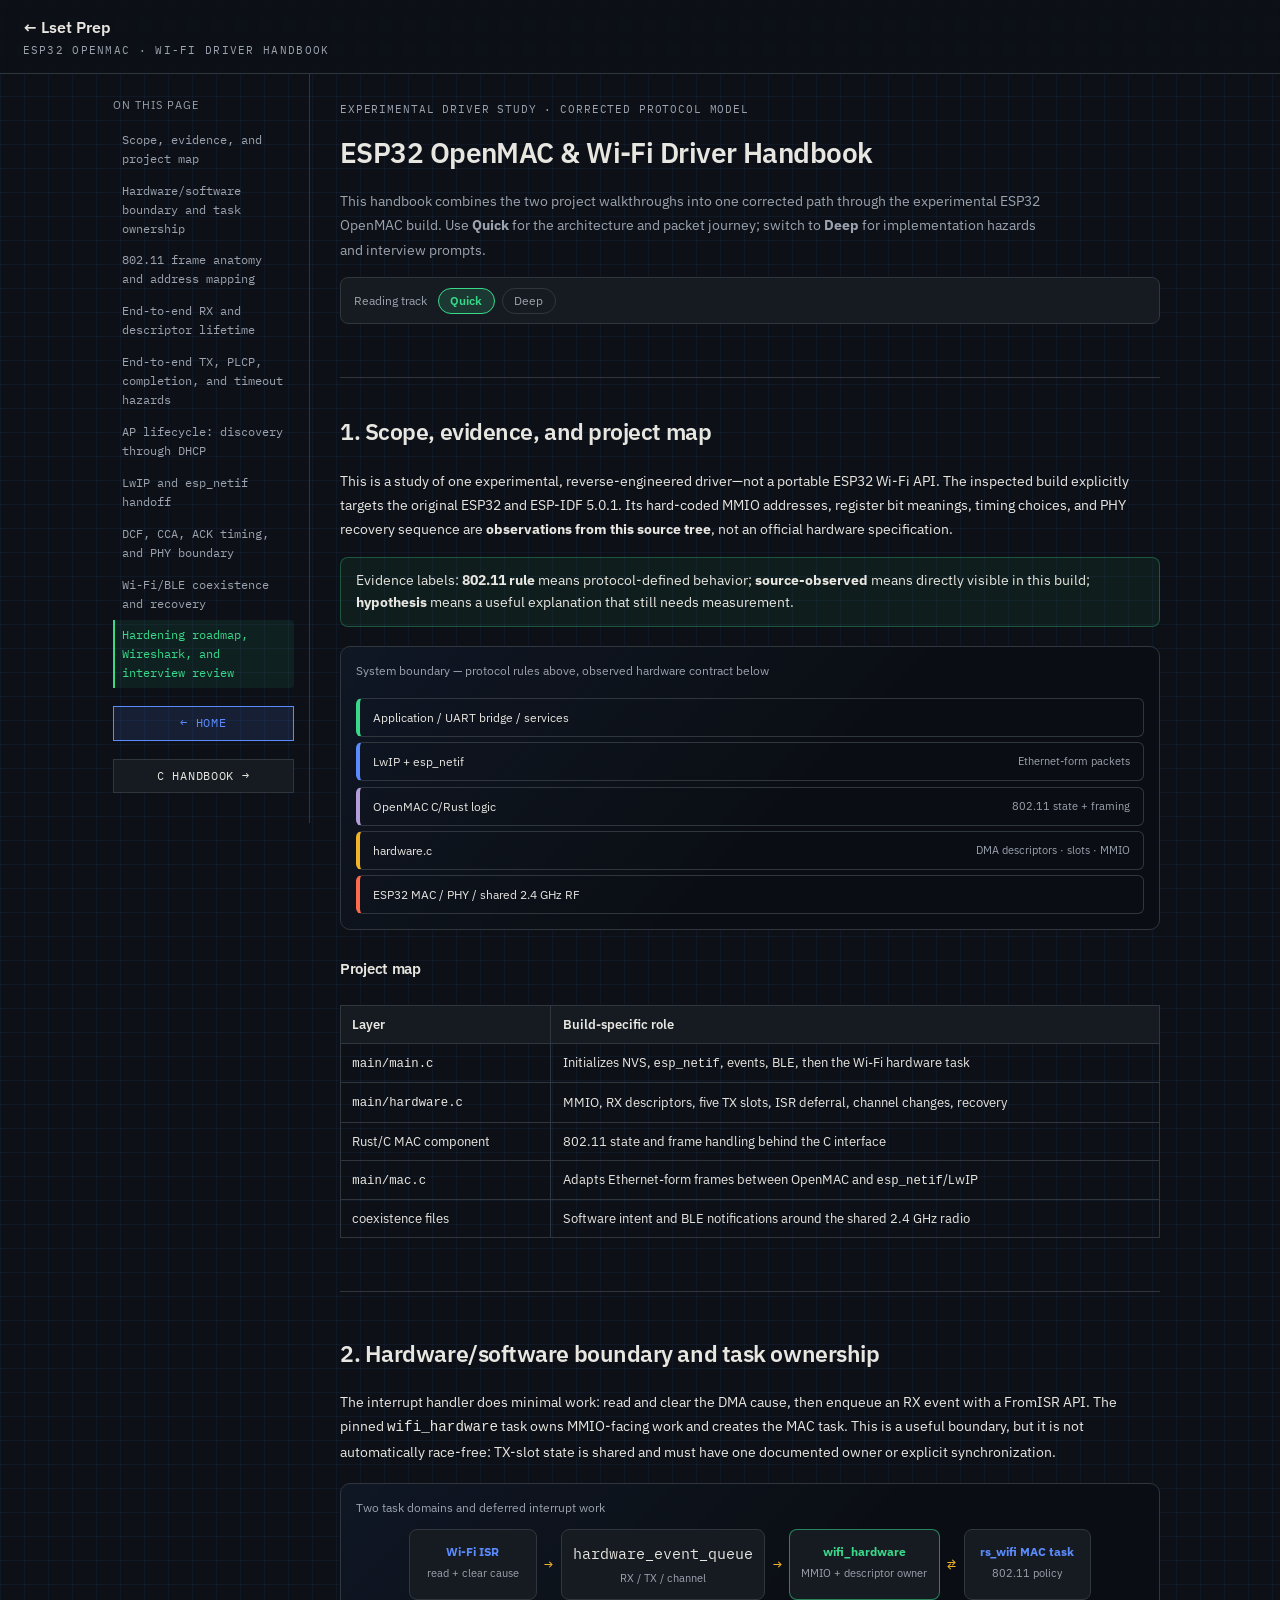
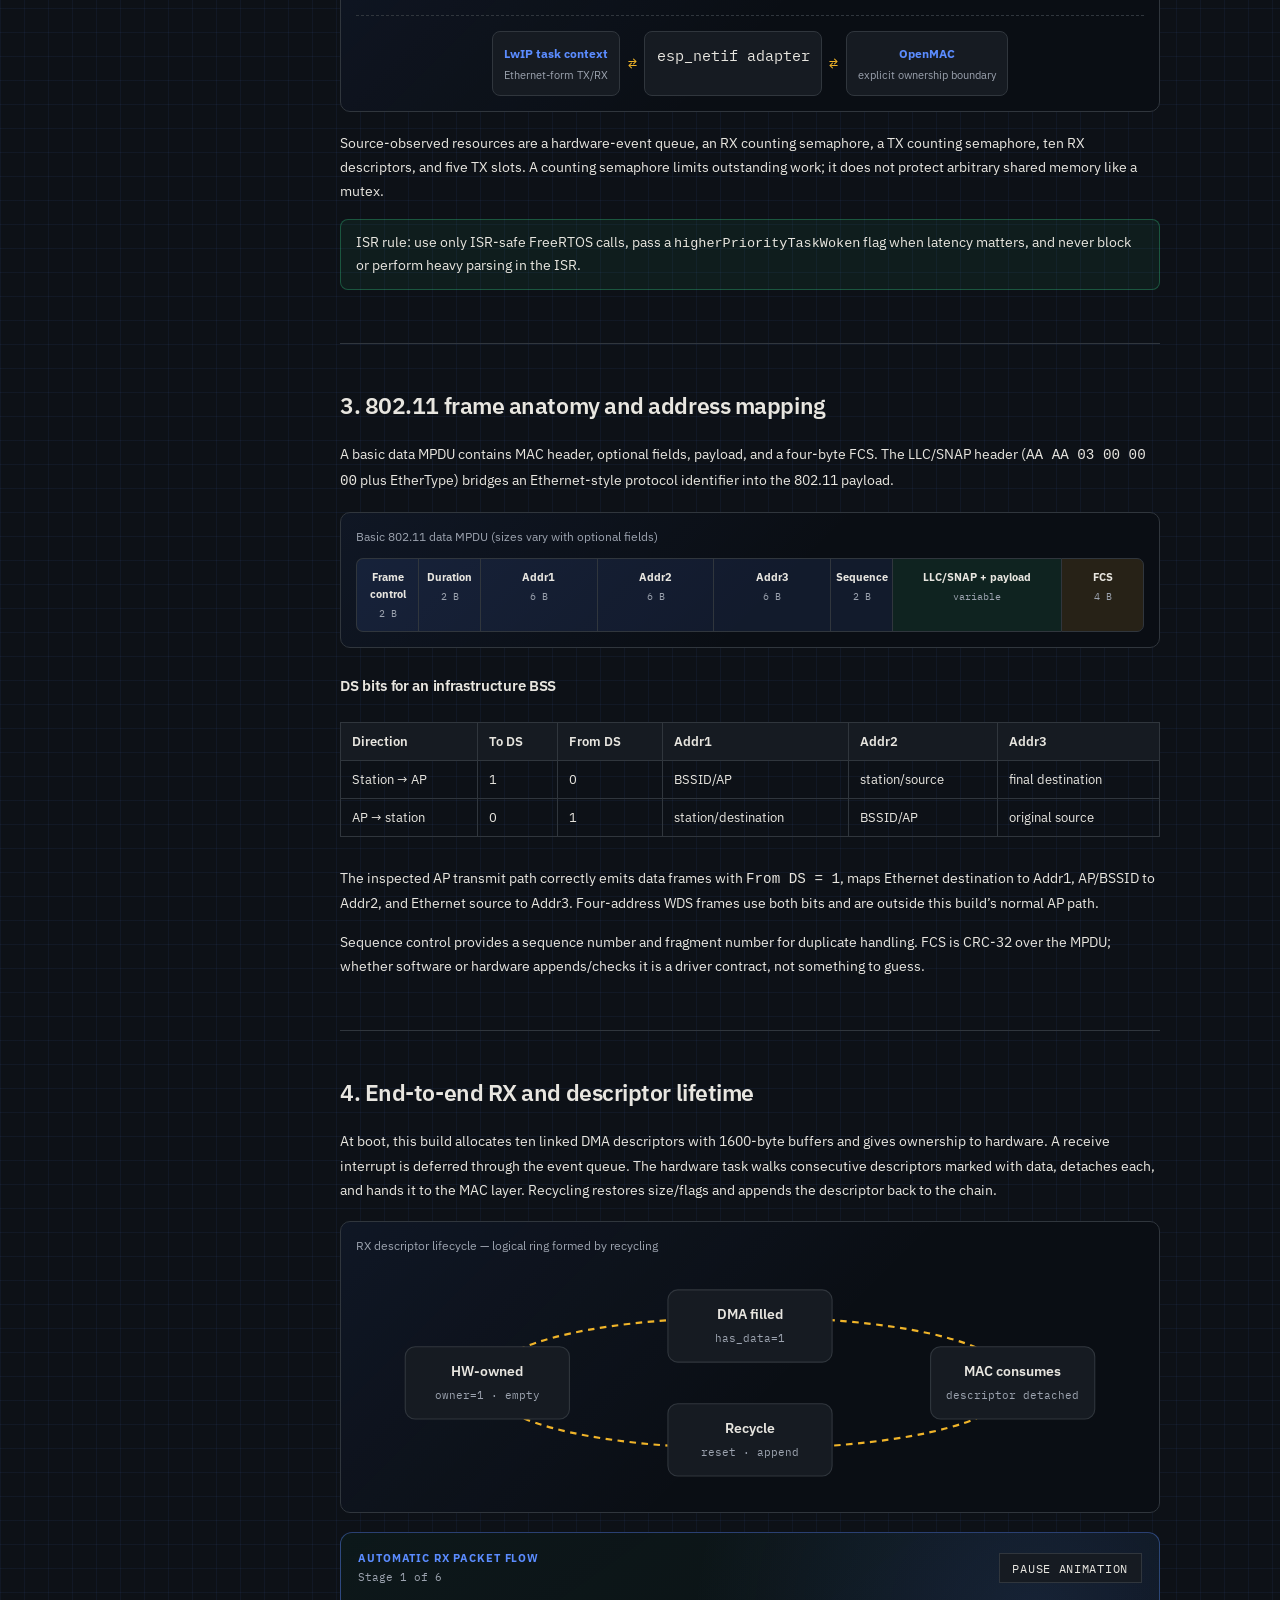
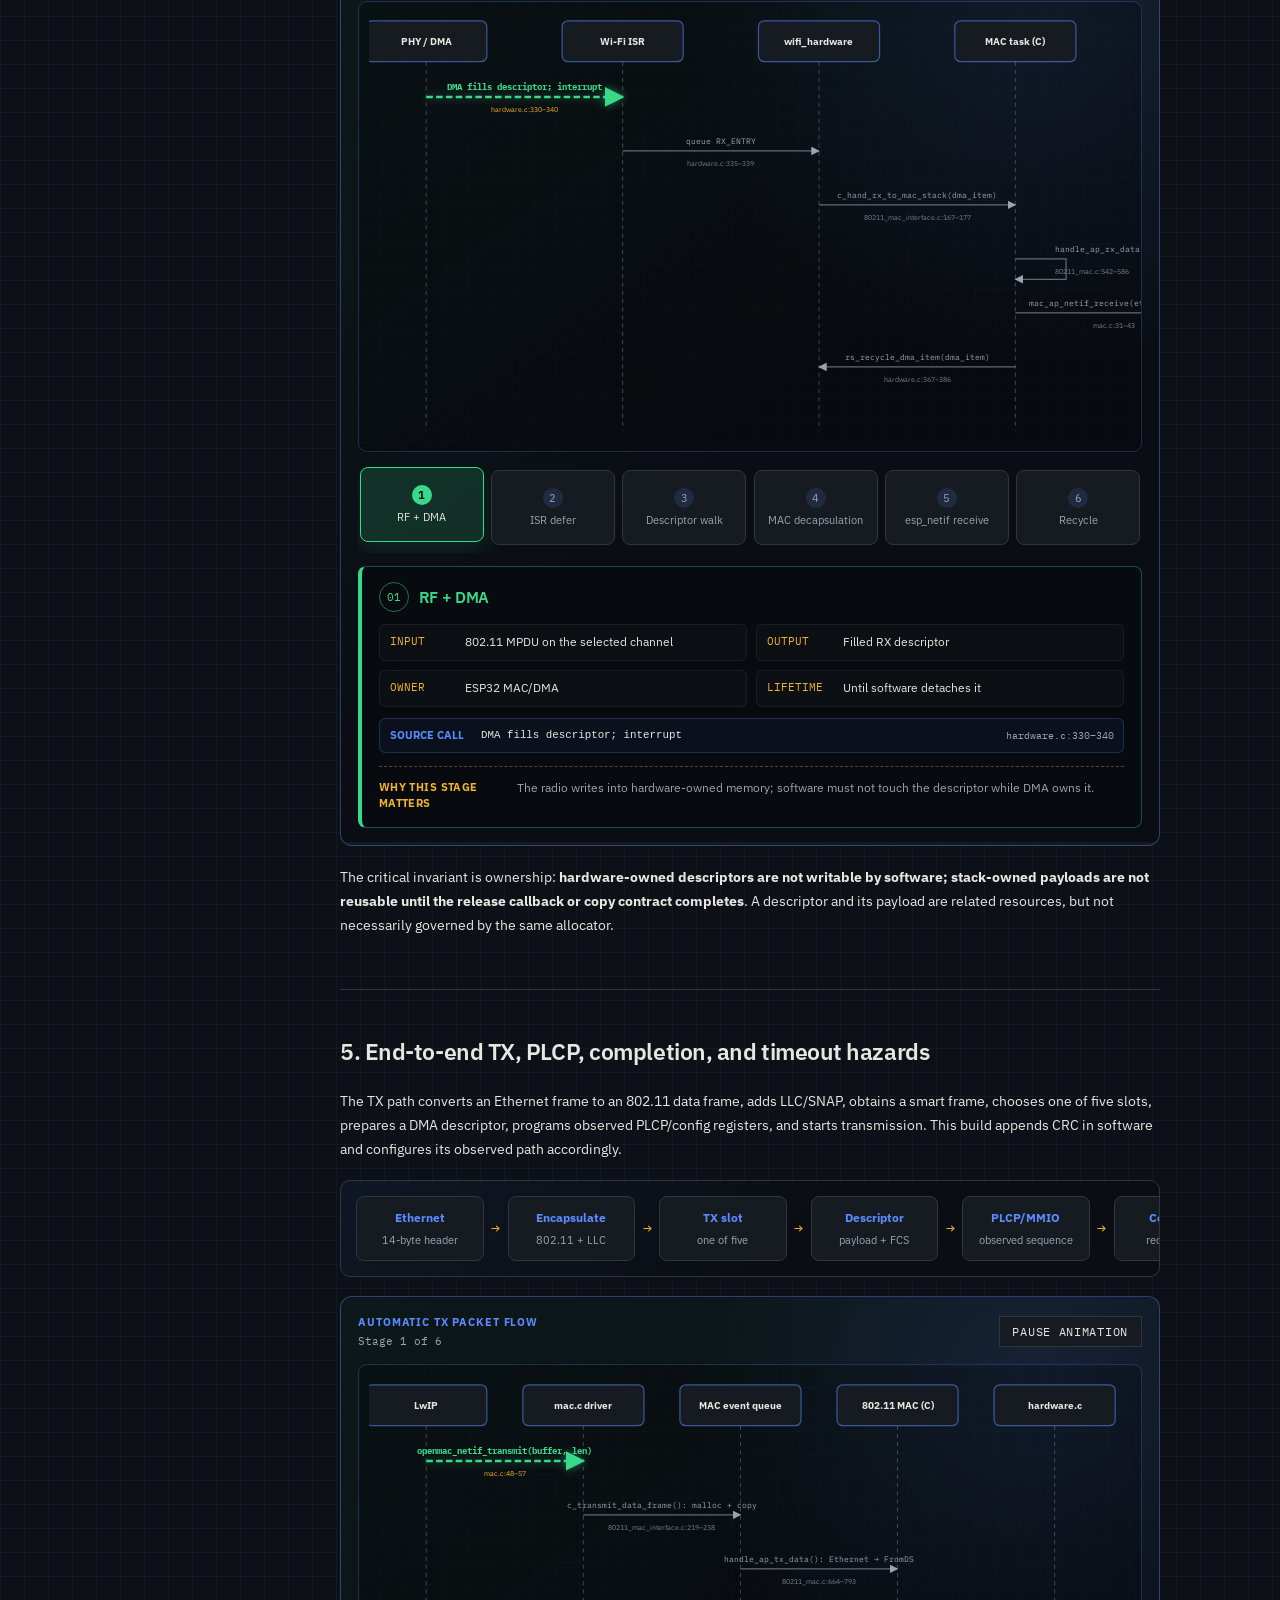
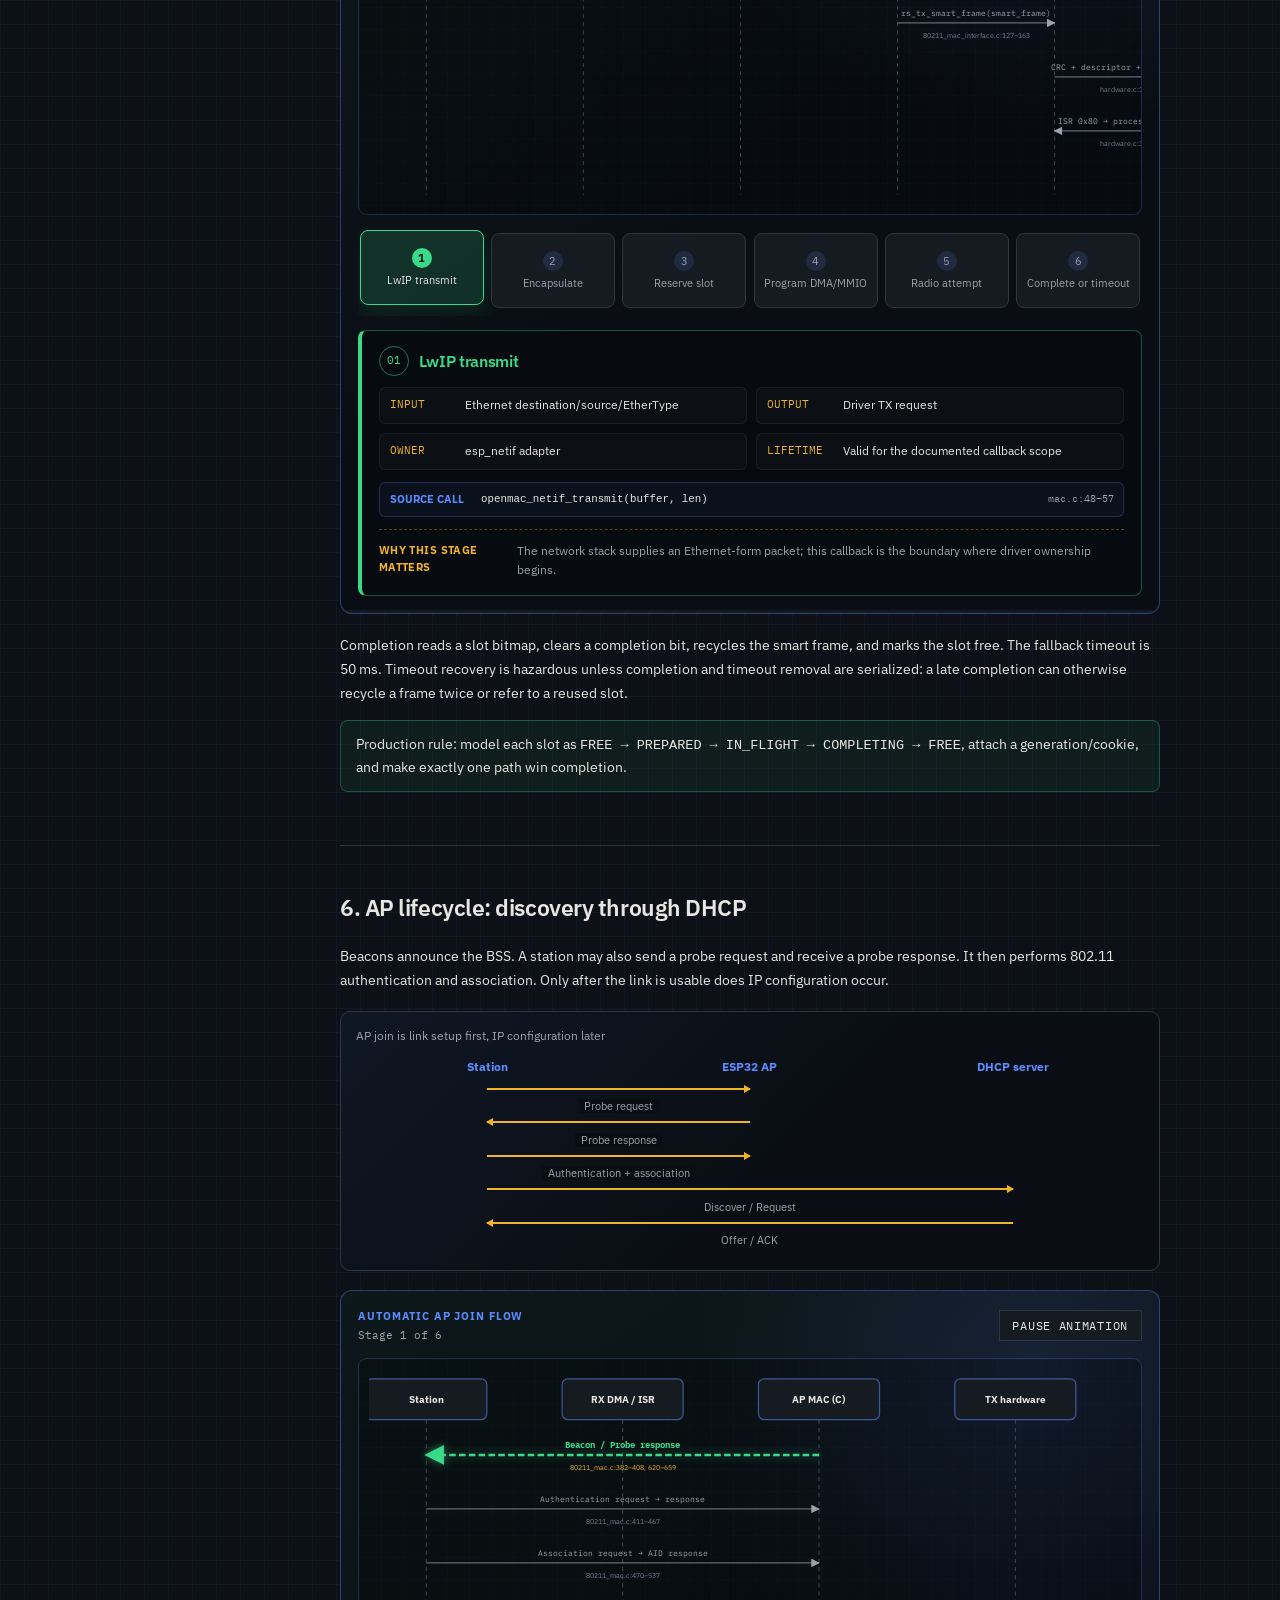
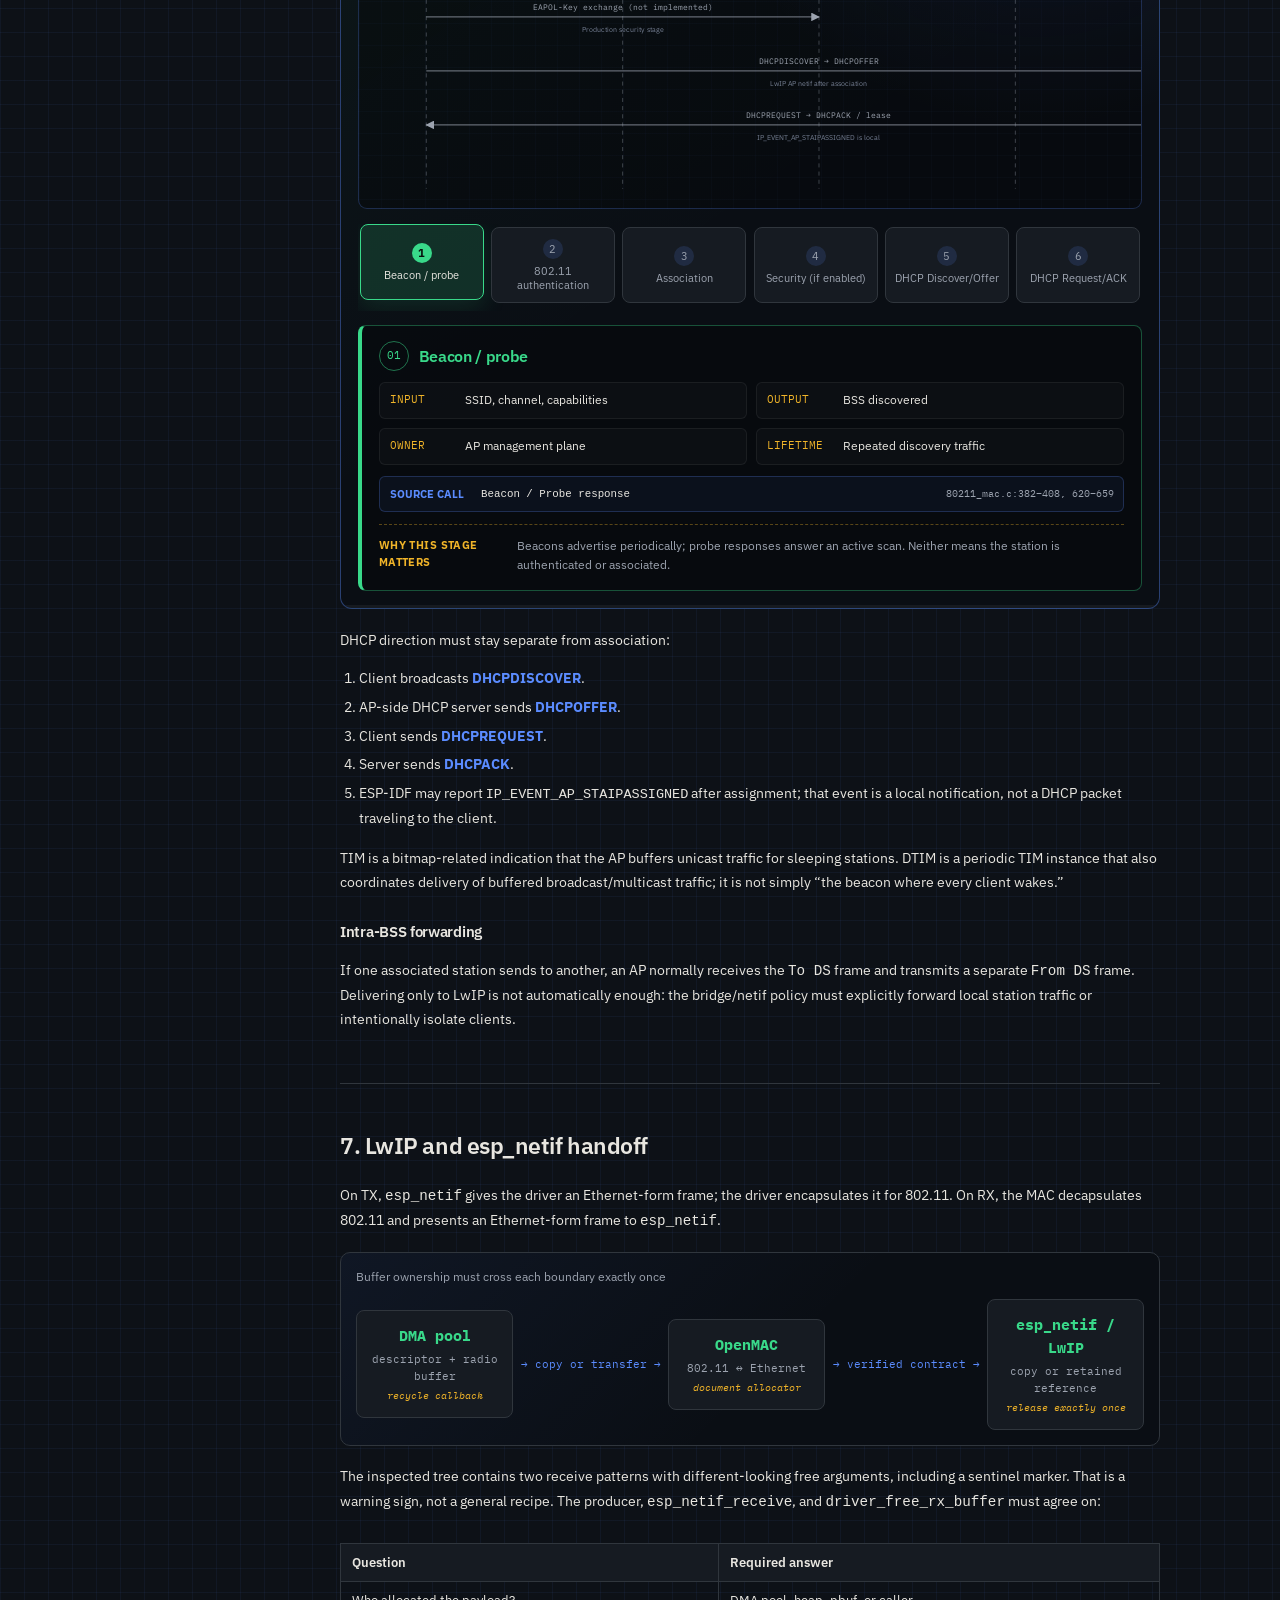
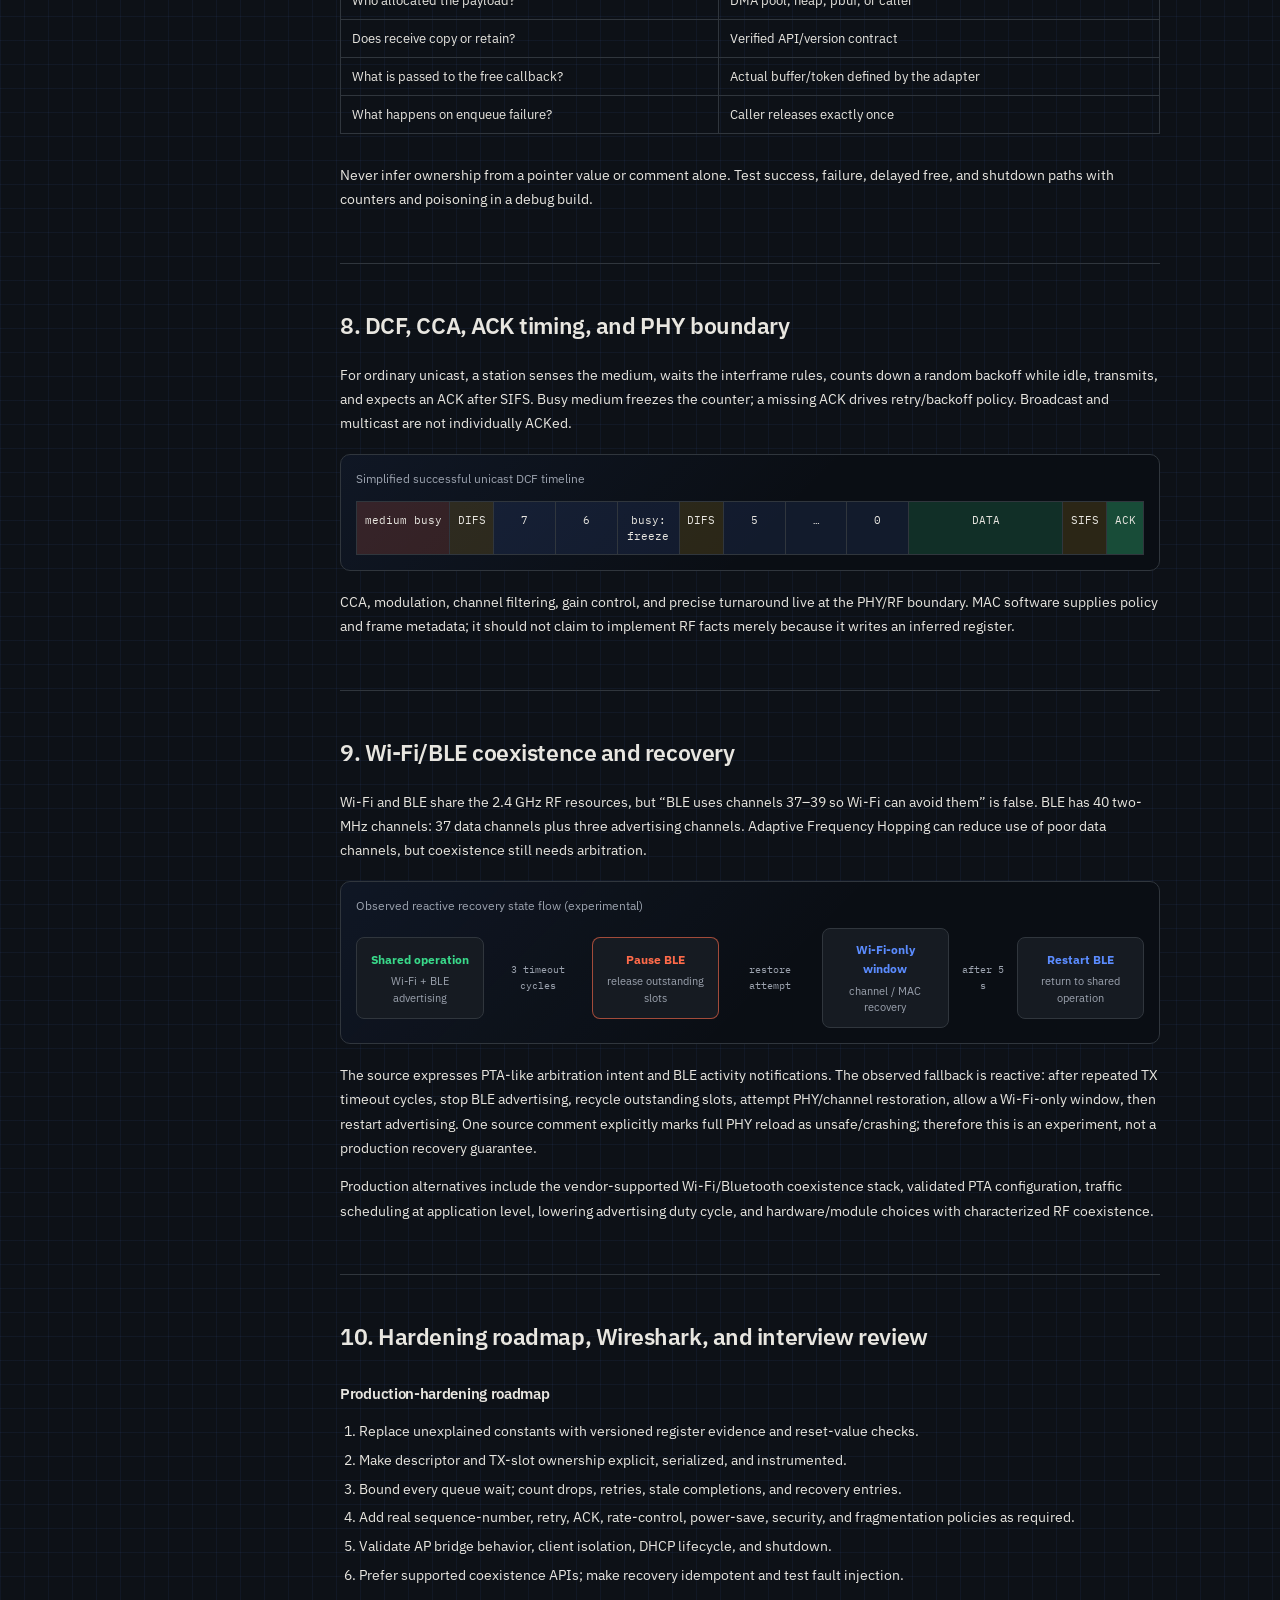
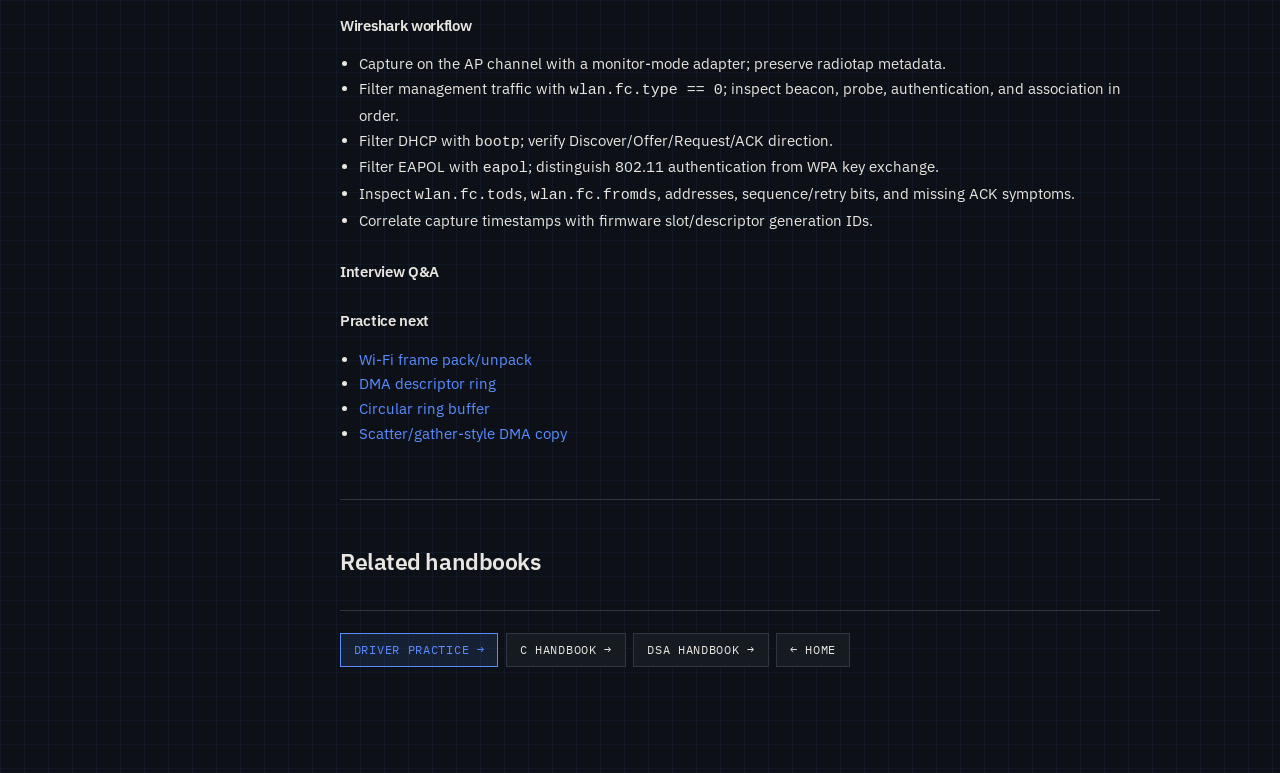
<file: esp32-wifi-guide.html>
<!DOCTYPE html>
<html lang="en">
<head>
  <meta charset="UTF-8">
  <meta name="viewport" content="width=device-width, initial-scale=1.0">
  <meta name="description" content="Technically corrected ESP32 OpenMAC and Wi-Fi driver handbook with interactive packet walkthroughs.">
  <title>ESP32 OpenMAC &amp; Wi-Fi Driver Handbook · Lset Prep</title>
  <link rel="stylesheet" href="css/style.css?v=46">
</head>
<body data-page="guide" data-guide-track="quick">
  <header class="site-header">
    <div class="brand">
      <a href="index.html" class="brand-title">← Lset Prep</a>
      <span class="brand-sub">ESP32 OpenMAC · Wi-Fi driver handbook</span>
    </div>
  </header>
  <div class="guide-layout">
    <aside class="guide-sidebar" aria-label="Table of contents">
      <p class="guide-sidebar-title">On this page</p>
      <nav class="guide-sidebar-nav"><a href="#scope-evidence-and-project-map">Scope, evidence, and project map</a>
<a href="#hardware-software-boundary-and-task-ownership">Hardware/software boundary and task ownership</a>
<a href="#802-11-frame-anatomy-and-address-mapping">802.11 frame anatomy and address mapping</a>
<a href="#end-to-end-rx-and-descriptor-lifetime">End-to-end RX and descriptor lifetime</a>
<a href="#end-to-end-tx-plcp-completion-and-timeout-hazards">End-to-end TX, PLCP, completion, and timeout hazards</a>
<a href="#ap-lifecycle-discovery-through-dhcp">AP lifecycle: discovery through DHCP</a>
<a href="#lwip-and-esp-netif-handoff">LwIP and esp_netif handoff</a>
<a href="#dcf-cca-ack-timing-and-phy-boundary">DCF, CCA, ACK timing, and PHY boundary</a>
<a href="#wi-fi-ble-coexistence-and-recovery">Wi-Fi/BLE coexistence and recovery</a>
<a href="#hardening-roadmap-wireshark-and-interview-review">Hardening roadmap, Wireshark, and interview review</a></nav>
      <a class="guide-sidebar-cta btn btn-primary" href="index.html">← Home</a>
      <a class="guide-sidebar-cta btn" href="c-guide.html">C Handbook →</a>
    </aside>
    <main class="guide-content">
      <header class="guide-hero wifi-guide-hero">
        <p class="guide-kicker">Experimental driver study · corrected protocol model</p>
        <h1>ESP32 OpenMAC &amp; Wi-Fi Driver Handbook</h1>
        <div class="guide-lead"><p class="guide-plain">This handbook combines the two project walkthroughs into one corrected path through the experimental ESP32 OpenMAC build. Use <strong>Quick</strong> for the architecture and packet journey; switch to <strong>Deep</strong> for implementation hazards and interview prompts.</p></div>
        <div class="guide-track-bar" role="group" aria-label="Reading track">
          <span class="guide-track-bar-label">Reading track</span>
          <button type="button" class="guide-track-btn guide-track-active" data-track-set="quick" aria-pressed="true">Quick</button>
          <button type="button" class="guide-track-btn" data-track-set="deep" aria-pressed="false">Deep</button>
        </div>
      </header>
      <section class="guide-section" id="scope-evidence-and-project-map"><h2>1. Scope, evidence, and project map</h2><p class="guide-plain">This is a study of one experimental, reverse-engineered driver—not a portable ESP32 Wi-Fi API. The inspected build explicitly targets the original ESP32 and ESP-IDF 5.0.1. Its hard-coded MMIO addresses, register bit meanings, timing choices, and PHY recovery sequence are <strong>observations from this source tree</strong>, not an official hardware specification.</p>
<div class="guide-takeaway">Evidence labels: <strong>802.11 rule</strong> means protocol-defined behavior; <strong>source-observed</strong> means directly visible in this build; <strong>hypothesis</strong> means a useful explanation that still needs measurement.</div>

<figure class="wifi-diagram wifi-boundary">
  <figcaption>System boundary — protocol rules above, observed hardware contract below</figcaption>
  <div class="wifi-layer wifi-layer-app">Application / UART bridge / services</div>
  <div class="wifi-layer wifi-layer-stack">LwIP + esp_netif <span>Ethernet-form packets</span></div>
  <div class="wifi-layer wifi-layer-mac">OpenMAC C/Rust logic <span>802.11 state + framing</span></div>
  <div class="wifi-layer wifi-layer-hal">hardware.c <span>DMA descriptors · slots · MMIO</span></div>
  <div class="wifi-layer wifi-layer-rf">ESP32 MAC / PHY / shared 2.4 GHz RF</div>
</figure>
<h3>Project map</h3>
<div class="guide-table-wrap"><table class="guide-table"><thead><tr><th>Layer</th><th>Build-specific role</th></tr></thead><tbody><tr><td><code>main/main.c</code></td><td>Initializes NVS, <code>esp_netif</code>, events, BLE, then the Wi-Fi hardware task</td></tr><tr><td><code>main/hardware.c</code></td><td>MMIO, RX descriptors, five TX slots, ISR deferral, channel changes, recovery</td></tr><tr><td>Rust/C MAC component</td><td>802.11 state and frame handling behind the C interface</td></tr><tr><td><code>main/mac.c</code></td><td>Adapts Ethernet-form frames between OpenMAC and <code>esp_netif</code>/LwIP</td></tr><tr><td>coexistence files</td><td>Software intent and BLE notifications around the shared 2.4 GHz radio</td></tr></tbody></table></div>
<div class="guide-track-deep">
<h3>Interview check</h3>
<p class="guide-plain"><strong>Q. Why is “works on my ESP32” insufficient evidence for a register claim?</strong></p>
<p class="guide-plain"><strong>A.</strong> A successful trace validates one chip revision, binary, clock/PHY state, and sequence. It does not establish a stable public register contract. Preserve traces, masks, and version guards; label inferred semantics.</p>
</div></section>
<section class="guide-section" id="hardware-software-boundary-and-task-ownership"><h2>2. Hardware/software boundary and task ownership</h2><p class="guide-plain">The interrupt handler does minimal work: read and clear the DMA cause, then enqueue an RX event with a FromISR API. The pinned <code>wifi_hardware</code> task owns MMIO-facing work and creates the MAC task. This is a useful boundary, but it is not automatically race-free: TX-slot state is shared and must have one documented owner or explicit synchronization.</p>

<figure class="wifi-diagram">
  <figcaption>Two task domains and deferred interrupt work</figcaption>
  <div class="wifi-topology">
    <div class="wifi-node"><strong>Wi-Fi ISR</strong><span>read + clear cause</span></div>
    <span class="wifi-arrow" aria-hidden="true">→</span><div class="wifi-queue">hardware_event_queue<br><small>RX / TX / channel</small></div>
    <span class="wifi-arrow" aria-hidden="true">→</span><div class="wifi-node wifi-node-hot"><strong>wifi_hardware</strong><span>MMIO + descriptor owner</span></div>
    <span class="wifi-arrow" aria-hidden="true">⇄</span><div class="wifi-node"><strong>rs_wifi MAC task</strong><span>802.11 policy</span></div>
  </div>
  <div class="wifi-topology wifi-topology-secondary">
    <div class="wifi-node"><strong>LwIP task context</strong><span>Ethernet-form TX/RX</span></div>
    <span class="wifi-arrow" aria-hidden="true">⇄</span><div class="wifi-queue">esp_netif adapter</div>
    <span class="wifi-arrow" aria-hidden="true">⇄</span><div class="wifi-node"><strong>OpenMAC</strong><span>explicit ownership boundary</span></div>
  </div>
</figure>
<p class="guide-plain">Source-observed resources are a hardware-event queue, an RX counting semaphore, a TX counting semaphore, ten RX descriptors, and five TX slots. A counting semaphore limits outstanding work; it does not protect arbitrary shared memory like a mutex.</p>
<div class="guide-takeaway">ISR rule: use only ISR-safe FreeRTOS calls, pass a <code>higherPriorityTaskWoken</code> flag when latency matters, and never block or perform heavy parsing in the ISR.</div></section>
<section class="guide-section" id="802-11-frame-anatomy-and-address-mapping"><h2>3. 802.11 frame anatomy and address mapping</h2><p class="guide-plain">A basic data MPDU contains MAC header, optional fields, payload, and a four-byte FCS. The LLC/SNAP header (<code>AA AA 03 00 00 00</code> plus EtherType) bridges an Ethernet-style protocol identifier into the 802.11 payload.</p>

<figure class="wifi-diagram">
  <figcaption>Basic 802.11 data MPDU (sizes vary with optional fields)</figcaption>
  <div class="wifi-frame">
    <span style="--w:2"><b>Frame control</b><small>2 B</small></span>
    <span style="--w:2"><b>Duration</b><small>2 B</small></span>
    <span style="--w:6"><b>Addr1</b><small>6 B</small></span>
    <span style="--w:6"><b>Addr2</b><small>6 B</small></span>
    <span style="--w:6"><b>Addr3</b><small>6 B</small></span>
    <span style="--w:2"><b>Sequence</b><small>2 B</small></span>
    <span class="wifi-frame-payload" style="--w:9"><b>LLC/SNAP + payload</b><small>variable</small></span>
    <span class="wifi-frame-fcs" style="--w:4"><b>FCS</b><small>4 B</small></span>
  </div>
</figure>
<h3>DS bits for an infrastructure BSS</h3>
<div class="guide-table-wrap"><table class="guide-table"><thead><tr><th>Direction</th><th>To DS</th><th>From DS</th><th>Addr1</th><th>Addr2</th><th>Addr3</th></tr></thead><tbody><tr><td>Station → AP</td><td>1</td><td>0</td><td>BSSID/AP</td><td>station/source</td><td>final destination</td></tr><tr><td>AP → station</td><td>0</td><td>1</td><td>station/destination</td><td>BSSID/AP</td><td>original source</td></tr></tbody></table></div>
<p class="guide-plain">The inspected AP transmit path correctly emits data frames with <code>From DS = 1</code>, maps Ethernet destination to Addr1, AP/BSSID to Addr2, and Ethernet source to Addr3. Four-address WDS frames use both bits and are outside this build’s normal AP path.</p>
<p class="guide-plain">Sequence control provides a sequence number and fragment number for duplicate handling. FCS is CRC-32 over the MPDU; whether software or hardware appends/checks it is a driver contract, not something to guess.</p>
<div class="guide-track-deep">
<h3>Precision points</h3>
<ul class="guide-list"><li>DSSS/CCK symbol and chip rates are not interchangeable with payload bit rate.</li><li>OFDM airtime is computed in whole OFDM symbols after service, tail, and padding bits; do not divide bytes by headline Mbps alone.</li><li>WPA authentication is not “an EAPOL packet.” Open-system 802.11 authentication and association happen first; WPA/WPA2 key establishment then uses multiple EAPOL-Key messages.</li></ul>
</div></section>
<section class="guide-section" id="end-to-end-rx-and-descriptor-lifetime"><h2>4. End-to-end RX and descriptor lifetime</h2><p class="guide-plain">At boot, this build allocates ten linked DMA descriptors with 1600-byte buffers and gives ownership to hardware. A receive interrupt is deferred through the event queue. The hardware task walks consecutive descriptors marked with data, detaches each, and hands it to the MAC layer. Recycling restores size/flags and appends the descriptor back to the chain.</p>

<figure class="wifi-diagram">
  <figcaption>RX descriptor lifecycle — logical ring formed by recycling</figcaption>
  <svg class="wifi-ring-svg" viewBox="0 0 720 210" role="img" aria-label="RX descriptors circulate between hardware, MAC and recycle stages">
    <defs><marker id="wifiArrow" viewBox="0 0 10 10" refX="8" refY="5" markerWidth="7" markerHeight="7" orient="auto-start-reverse"><path d="M0 0L10 5L0 10z"/></marker></defs>
    <path class="wifi-ring-path" d="M120 105 C120 25 600 25 600 105 C600 185 120 185 120 105" marker-end="url(#wifiArrow)"/>
    <g class="wifi-svg-card" transform="translate(45 72)"><rect width="150" height="66" rx="9"/><text x="75" y="27">HW-owned</text><text class="sub" x="75" y="48">owner=1 · empty</text></g>
    <g class="wifi-svg-card" transform="translate(285 20)"><rect width="150" height="66" rx="9"/><text x="75" y="27">DMA filled</text><text class="sub" x="75" y="48">has_data=1</text></g>
    <g class="wifi-svg-card" transform="translate(525 72)"><rect width="150" height="66" rx="9"/><text x="75" y="27">MAC consumes</text><text class="sub" x="75" y="48">descriptor detached</text></g>
    <g class="wifi-svg-card" transform="translate(285 124)"><rect width="150" height="66" rx="9"/><text x="75" y="27">Recycle</text><text class="sub" x="75" y="48">reset · append</text></g>
  </svg>
</figure>

<div class="wifi-walkthrough" data-walkthrough="rx">
  <div class="wifi-walk-head">
    <div>
      <span class="wifi-walk-kicker">Automatic RX packet flow</span>
      <span class="wifi-walk-count" aria-live="polite"></span>
    </div>
    <button class="btn wifi-walk-toggle" type="button" aria-pressed="false">Pause animation</button>
  </div>
  <div class="wifi-callflow" data-callflow="rx" aria-label="RX packet source call flow"></div>
  <div class="wifi-walk-stages" aria-label="RX packet stages"></div>
  <div class="wifi-walk-detail" aria-live="polite"></div>
  <div class="wifi-walk-progress" aria-hidden="true"><span></span></div>
</div>
<p class="guide-plain">The critical invariant is ownership: <strong>hardware-owned descriptors are not writable by software; stack-owned payloads are not reusable until the release callback or copy contract completes</strong>. A descriptor and its payload are related resources, but not necessarily governed by the same allocator.</p></section>
<section class="guide-section" id="end-to-end-tx-plcp-completion-and-timeout-hazards"><h2>5. End-to-end TX, PLCP, completion, and timeout hazards</h2><p class="guide-plain">The TX path converts an Ethernet frame to an 802.11 data frame, adds LLC/SNAP, obtains a smart frame, chooses one of five slots, prepares a DMA descriptor, programs observed PLCP/config registers, and starts transmission. This build appends CRC in software and configures its observed path accordingly.</p>
<div class="wifi-diagram wifi-flow" role="img" aria-label="TX pipeline from Ethernet frame to completion"><div class="wifi-node"><strong>Ethernet</strong><span>14-byte header</span></div><span class="wifi-arrow" aria-hidden="true">→</span><div class="wifi-node"><strong>Encapsulate</strong><span>802.11 + LLC</span></div><span class="wifi-arrow" aria-hidden="true">→</span><div class="wifi-node"><strong>TX slot</strong><span>one of five</span></div><span class="wifi-arrow" aria-hidden="true">→</span><div class="wifi-node"><strong>Descriptor</strong><span>payload + FCS</span></div><span class="wifi-arrow" aria-hidden="true">→</span><div class="wifi-node"><strong>PLCP/MMIO</strong><span>observed sequence</span></div><span class="wifi-arrow" aria-hidden="true">→</span><div class="wifi-node"><strong>Complete</strong><span>recycle once</span></div></div>

<div class="wifi-walkthrough" data-walkthrough="tx">
  <div class="wifi-walk-head">
    <div>
      <span class="wifi-walk-kicker">Automatic TX packet flow</span>
      <span class="wifi-walk-count" aria-live="polite"></span>
    </div>
    <button class="btn wifi-walk-toggle" type="button" aria-pressed="false">Pause animation</button>
  </div>
  <div class="wifi-callflow" data-callflow="tx" aria-label="TX packet source call flow"></div>
  <div class="wifi-walk-stages" aria-label="TX packet stages"></div>
  <div class="wifi-walk-detail" aria-live="polite"></div>
  <div class="wifi-walk-progress" aria-hidden="true"><span></span></div>
</div>
<p class="guide-plain">Completion reads a slot bitmap, clears a completion bit, recycles the smart frame, and marks the slot free. The fallback timeout is 50 ms. Timeout recovery is hazardous unless completion and timeout removal are serialized: a late completion can otherwise recycle a frame twice or refer to a reused slot.</p>
<div class="guide-takeaway">Production rule: model each slot as <code>FREE → PREPARED → IN_FLIGHT → COMPLETING → FREE</code>, attach a generation/cookie, and make exactly one path win completion.</div></section>
<section class="guide-section" id="ap-lifecycle-discovery-through-dhcp"><h2>6. AP lifecycle: discovery through DHCP</h2><p class="guide-plain">Beacons announce the BSS. A station may also send a probe request and receive a probe response. It then performs 802.11 authentication and association. Only after the link is usable does IP configuration occur.</p>

<figure class="wifi-diagram">
  <figcaption>AP join is link setup first, IP configuration later</figcaption>
  <div class="wifi-sequence">
    <div class="wifi-lane"><strong>Station</strong><strong>ESP32 AP</strong><strong>DHCP server</strong></div>
    <div class="wifi-message" style="--from:1;--to:2"><span>Probe request</span></div>
    <div class="wifi-message reverse" style="--from:1;--to:2"><span>Probe response</span></div>
    <div class="wifi-message" style="--from:1;--to:2"><span>Authentication + association</span></div>
    <div class="wifi-message" style="--from:1;--to:3"><span>Discover / Request</span></div>
    <div class="wifi-message reverse" style="--from:1;--to:3"><span>Offer / ACK</span></div>
  </div>
</figure>

<div class="wifi-walkthrough" data-walkthrough="ap">
  <div class="wifi-walk-head">
    <div>
      <span class="wifi-walk-kicker">Automatic AP join flow</span>
      <span class="wifi-walk-count" aria-live="polite"></span>
    </div>
    <button class="btn wifi-walk-toggle" type="button" aria-pressed="false">Pause animation</button>
  </div>
  <div class="wifi-callflow" data-callflow="ap" aria-label="AP join source call flow"></div>
  <div class="wifi-walk-stages" aria-label="AP join stages"></div>
  <div class="wifi-walk-detail" aria-live="polite"></div>
  <div class="wifi-walk-progress" aria-hidden="true"><span></span></div>
</div>
<p class="guide-plain">DHCP direction must stay separate from association:</p>
<ol class="guide-trace"><li>Client broadcasts <strong>DHCPDISCOVER</strong>.</li><li>AP-side DHCP server sends <strong>DHCPOFFER</strong>.</li><li>Client sends <strong>DHCPREQUEST</strong>.</li><li>Server sends <strong>DHCPACK</strong>.</li><li>ESP-IDF may report <code>IP_EVENT_AP_STAIPASSIGNED</code> after assignment; that event is a local notification, not a DHCP packet traveling to the client.</li></ol>
<p class="guide-plain">TIM is a bitmap-related indication that the AP buffers unicast traffic for sleeping stations. DTIM is a periodic TIM instance that also coordinates delivery of buffered broadcast/multicast traffic; it is not simply “the beacon where every client wakes.”</p>
<h3>Intra-BSS forwarding</h3>
<p class="guide-plain">If one associated station sends to another, an AP normally receives the <code>To DS</code> frame and transmits a separate <code>From DS</code> frame. Delivering only to LwIP is not automatically enough: the bridge/netif policy must explicitly forward local station traffic or intentionally isolate clients.</p></section>
<section class="guide-section" id="lwip-and-esp-netif-handoff"><h2>7. LwIP and esp_netif handoff</h2><p class="guide-plain">On TX, <code>esp_netif</code> gives the driver an Ethernet-form frame; the driver encapsulates it for 802.11. On RX, the MAC decapsulates 802.11 and presents an Ethernet-form frame to <code>esp_netif</code>.</p>

<figure class="wifi-diagram">
  <figcaption>Buffer ownership must cross each boundary exactly once</figcaption>
  <div class="wifi-ownership">
    <div><strong>DMA pool</strong><span>descriptor + radio buffer</span><em>recycle callback</em></div>
    <span>→ copy or transfer →</span>
    <div><strong>OpenMAC</strong><span>802.11 ↔ Ethernet</span><em>document allocator</em></div>
    <span>→ verified contract →</span>
    <div><strong>esp_netif / LwIP</strong><span>copy or retained reference</span><em>release exactly once</em></div>
  </div>
</figure>
<p class="guide-plain">The inspected tree contains two receive patterns with different-looking free arguments, including a sentinel marker. That is a warning sign, not a general recipe. The producer, <code>esp_netif_receive</code>, and <code>driver_free_rx_buffer</code> must agree on:</p>
<div class="guide-table-wrap"><table class="guide-table"><thead><tr><th>Question</th><th>Required answer</th></tr></thead><tbody><tr><td>Who allocated the payload?</td><td>DMA pool, heap, pbuf, or caller</td></tr><tr><td>Does receive copy or retain?</td><td>Verified API/version contract</td></tr><tr><td>What is passed to the free callback?</td><td>Actual buffer/token defined by the adapter</td></tr><tr><td>What happens on enqueue failure?</td><td>Caller releases exactly once</td></tr></tbody></table></div>
<p class="guide-plain">Never infer ownership from a pointer value or comment alone. Test success, failure, delayed free, and shutdown paths with counters and poisoning in a debug build.</p></section>
<section class="guide-section" id="dcf-cca-ack-timing-and-phy-boundary"><h2>8. DCF, CCA, ACK timing, and PHY boundary</h2><p class="guide-plain">For ordinary unicast, a station senses the medium, waits the interframe rules, counts down a random backoff while idle, transmits, and expects an ACK after SIFS. Busy medium freezes the counter; a missing ACK drives retry/backoff policy. Broadcast and multicast are not individually ACKed.</p>

<figure class="wifi-diagram">
  <figcaption>Simplified successful unicast DCF timeline</figcaption>
  <div class="wifi-timeline">
    <span class="busy">medium busy</span><span class="wait">DIFS</span>
    <span class="slot">7</span><span class="slot">6</span><span class="slot frozen">busy: freeze</span>
    <span class="wait">DIFS</span><span class="slot">5</span><span class="slot">…</span><span class="slot">0</span>
    <span class="tx">DATA</span><span class="wait">SIFS</span><span class="ack">ACK</span>
  </div>
</figure>
<p class="guide-plain">CCA, modulation, channel filtering, gain control, and precise turnaround live at the PHY/RF boundary. MAC software supplies policy and frame metadata; it should not claim to implement RF facts merely because it writes an inferred register.</p>
<div class="guide-track-deep">
<h3>Airtime sanity</h3>
<p class="guide-plain">At 1 Mb/s DSSS, 100 payload bytes alone represent 800 µs, before PHY preamble/header and MAC overhead. At OFDM rates, add service/tail bits, coding, and round up to whole symbols. Use a standard-aware calculator or packet-capture radiotap timing rather than headline-rate arithmetic.</p>
</div></section>
<section class="guide-section" id="wi-fi-ble-coexistence-and-recovery"><h2>9. Wi-Fi/BLE coexistence and recovery</h2><p class="guide-plain">Wi-Fi and BLE share the 2.4 GHz RF resources, but “BLE uses channels 37–39 so Wi-Fi can avoid them” is false. BLE has 40 two-MHz channels: 37 data channels plus three advertising channels. Adaptive Frequency Hopping can reduce use of poor data channels, but coexistence still needs arbitration.</p>

<figure class="wifi-diagram">
  <figcaption>Observed reactive recovery state flow (experimental)</figcaption>
  <div class="wifi-state-flow">
    <div class="wifi-state active"><strong>Shared operation</strong><span>Wi-Fi + BLE advertising</span></div>
    <span>3 timeout cycles</span>
    <div class="wifi-state warning"><strong>Pause BLE</strong><span>release outstanding slots</span></div>
    <span>restore attempt</span>
    <div class="wifi-state"><strong>Wi-Fi-only window</strong><span>channel / MAC recovery</span></div>
    <span>after 5 s</span>
    <div class="wifi-state"><strong>Restart BLE</strong><span>return to shared operation</span></div>
  </div>
</figure>
<p class="guide-plain">The source expresses PTA-like arbitration intent and BLE activity notifications. The observed fallback is reactive: after repeated TX timeout cycles, stop BLE advertising, recycle outstanding slots, attempt PHY/channel restoration, allow a Wi-Fi-only window, then restart advertising. One source comment explicitly marks full PHY reload as unsafe/crashing; therefore this is an experiment, not a production recovery guarantee.</p>
<p class="guide-plain">Production alternatives include the vendor-supported Wi-Fi/Bluetooth coexistence stack, validated PTA configuration, traffic scheduling at application level, lowering advertising duty cycle, and hardware/module choices with characterized RF coexistence.</p></section>
<section class="guide-section" id="hardening-roadmap-wireshark-and-interview-review"><h2>10. Hardening roadmap, Wireshark, and interview review</h2><h3>Production-hardening roadmap</h3>
<ol class="guide-trace"><li>Replace unexplained constants with versioned register evidence and reset-value checks.</li><li>Make descriptor and TX-slot ownership explicit, serialized, and instrumented.</li><li>Bound every queue wait; count drops, retries, stale completions, and recovery entries.</li><li>Add real sequence-number, retry, ACK, rate-control, power-save, security, and fragmentation policies as required.</li><li>Validate AP bridge behavior, client isolation, DHCP lifecycle, and shutdown.</li><li>Prefer supported coexistence APIs; make recovery idempotent and test fault injection.</li></ol>
<h3>Wireshark workflow</h3>
<ul class="guide-list"><li>Capture on the AP channel with a monitor-mode adapter; preserve radiotap metadata.</li><li>Filter management traffic with <code>wlan.fc.type == 0</code>; inspect beacon, probe, authentication, and association in order.</li><li>Filter DHCP with <code>bootp</code>; verify Discover/Offer/Request/ACK direction.</li><li>Filter EAPOL with <code>eapol</code>; distinguish 802.11 authentication from WPA key exchange.</li><li>Inspect <code>wlan.fc.tods</code>, <code>wlan.fc.fromds</code>, addresses, sequence/retry bits, and missing ACK symptoms.</li><li>Correlate capture timestamps with firmware slot/descriptor generation IDs.</li></ul>
<h3>Interview Q&amp;A</h3>
<div class="guide-track-deep">
<p class="guide-plain"><strong>Q. Why defer RX from an ISR?</strong></p>
<p class="guide-plain"><strong>A.</strong> It bounds interrupt latency and moves parsing/allocation into task context. The queue also makes overload visible, provided drops are counted.</p>
<p class="guide-plain"><strong>Q. What is the strongest descriptor invariant?</strong></p>
<p class="guide-plain"><strong>A.</strong> At every instant exactly one owner may mutate or recycle a descriptor, and every transfer has an observable state transition.</p>
<p class="guide-plain"><strong>Q. Does association mean the client has an IP address?</strong></p>
<p class="guide-plain"><strong>A.</strong> No. Association establishes the 802.11 link. Security negotiation and DHCP may still follow.</p>
<p class="guide-plain"><strong>Q. Why is a timeout not proof that BLE owns the radio?</strong></p>
<p class="guide-plain"><strong>A.</strong> Missing completion can come from collision, CCA, register sequencing, interrupt loss, stale state, or RF arbitration. It is a trigger for evidence gathering, not a unique diagnosis.</p>
</div>
<h3>Practice next</h3>
<ul class="guide-list"><li><a href="question.html?id=q77-wifi-driver-pack-unpack-extract">Wi-Fi frame pack/unpack</a></li><li><a href="question.html?id=q76-dma-descriptor-ring-nic-hardware-driver-style">DMA descriptor ring</a></li><li><a href="question.html?id=q75-circular-ring-buffer">Circular ring buffer</a></li><li><a href="question.html?id=q86-dma-style-buffer-copy-descriptor-scatter-gather">Scatter/gather-style DMA copy</a></li></ul></section>
      <section class="guide-section" id="related-handbooks">
        <h2>Related handbooks</h2>
        <div class="guide-cross-links">
          <a class="btn btn-primary" href="index.html?section=buffers%20%26%20driver%20patterns">Driver practice →</a>
          <a class="btn" href="c-guide.html">C Handbook →</a>
          <a class="btn" href="dsa-guide.html">DSA Handbook →</a>
          <a class="btn" href="index.html">← Home</a>
        </div>
      </section>
    </main>
  </div>
  <script src="js/guide-common.js?v=46"></script>
  <script src="js/esp32-wifi-guide.js?v=46"></script>
</body>
</html>
</file>
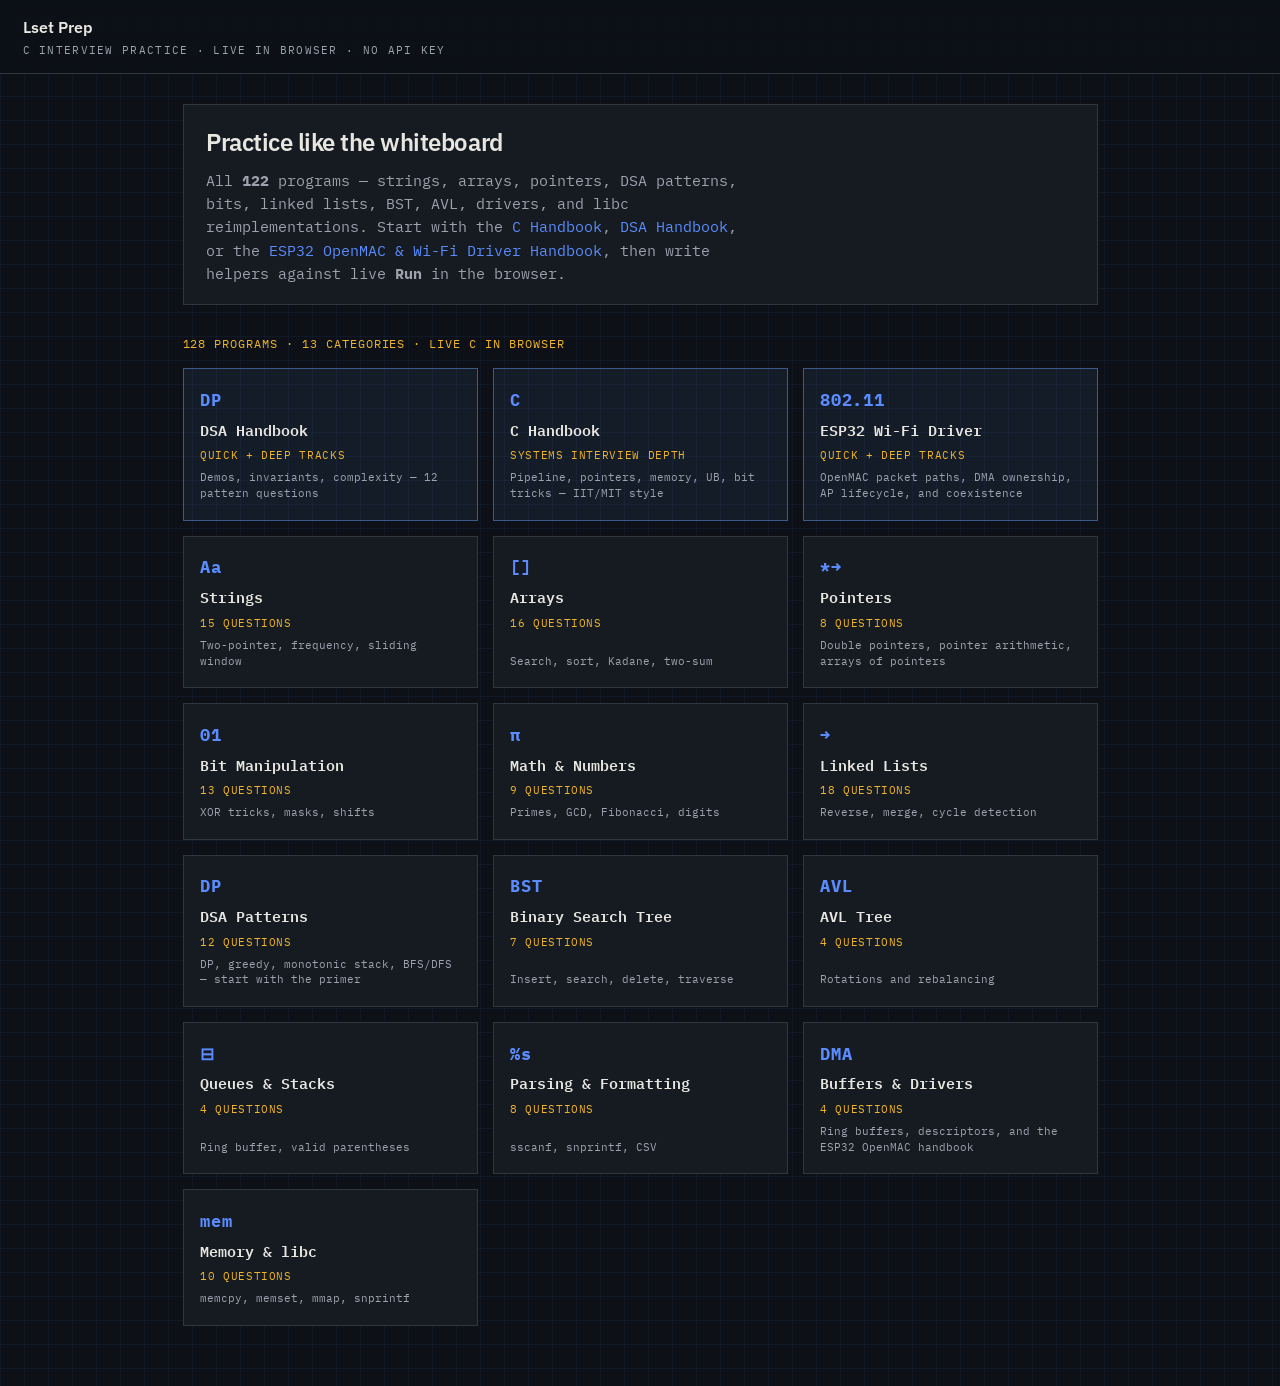
<file: question.html>
<!DOCTYPE html>
<html lang="en">
<head>
  <meta charset="UTF-8">
  <meta name="viewport" content="width=device-width, initial-scale=1.0">
  <meta http-equiv="Cache-Control" content="no-cache, no-store, must-revalidate">
  <meta http-equiv="Pragma" content="no-cache">
  <meta http-equiv="Expires" content="0">
  <title>Question · Lset Prep</title>
  <link rel="stylesheet" href="css/style.css?v=48">
</head>
<body data-page="question">
  <header class="site-header">
    <div class="brand">
      <a href="index.html" class="brand-title">← Lset Prep</a>
      <span class="brand-sub">Live C · runs in your browser</span>
    </div>
    <nav class="q-nav" id="q-nav" aria-label="Question navigation">
      <a class="btn nav-btn nav-prev" href="index.html">← Prev</a>
      <span class="nav-pos">…</span>
      <a class="btn nav-btn nav-next" href="index.html">Next →</a>
    </nav>
  </header>

  <div class="practice-layout">
    <aside class="spec-pane">
      <div class="q-header">
        <h1 id="q-title">Loading…</h1>
        <div id="q-meta"></div>
      </div>
      <div id="q-spec"></div>
    </aside>

    <section class="work-pane">
      <div id="pointer-tape" hidden></div>

      <div class="question-nav-bar">
        <a class="btn nav-btn nav-prev" href="index.html">← Previous</a>
        <span class="nav-pos">…</span>
        <a class="btn btn-primary nav-btn nav-next" href="index.html">Next →</a>
      </div>

      <div class="toolbar">
        <button type="button" class="btn btn-primary" id="btn-run">Run</button>
        <button type="button" class="btn" id="btn-check">Check output</button>
        <button type="button" class="btn" id="btn-expected">Expected output</button>
        <button type="button" class="btn" id="btn-reveal-algo">Reveal algorithm</button>
        <button type="button" class="btn" id="btn-reveal-solution">Load solution</button>
        <button type="button" class="btn btn-primary" id="btn-open-studio">Visualizer ⧉</button>
        <button type="button" class="btn" id="btn-visualize" hidden>Show visualization</button>
        <button type="button" class="btn" id="btn-prev-step" hidden>◀ Prev step</button>
        <button type="button" class="btn" id="btn-step" hidden>Next step ▶</button>
        <button type="button" class="btn" id="btn-copy">Copy</button>
        <button type="button" class="btn" id="btn-reset">Reset</button>
      </div>

      <textarea id="editor" spellcheck="false" aria-label="C source editor"></textarea>

      <div id="algorithm-panel" hidden></div>

      <div class="output-section">
        <h2>Output</h2>
        <pre id="console-output" class="console-out"></pre>

        <h2>Check result</h2>
        <div id="diff-output"></div>
      </div>

      <p class="config-hint">
        <strong>Run</strong> compiles C in your browser — no API key.
        Use <strong>Next →</strong> above to move through all 122 questions (incl. DSA patterns & pointers).
        Site build: <strong id="site-version">v32</strong>
      </p>
    </section>
  </div>

  <footer class="mobile-nav-footer">
    <a class="btn nav-btn nav-prev" href="index.html">← Prev</a>
    <span class="nav-pos">…</span>
    <a class="btn btn-primary nav-btn nav-next" href="index.html">Next →</a>
  </footer>

  <script src="js/app.js?v=48"></script>
</body>
</html>
</file>
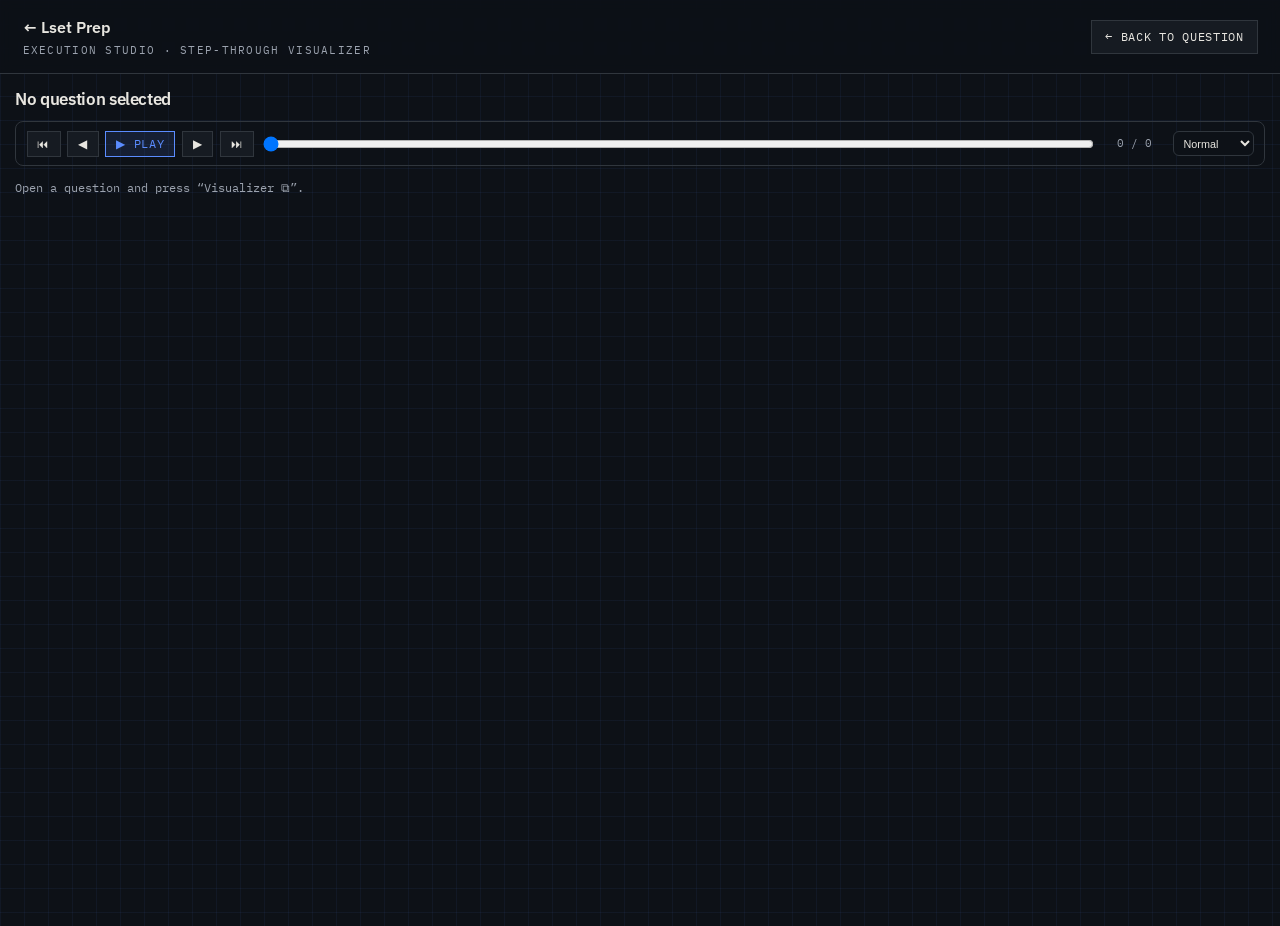
<file: visualize.html>
<!DOCTYPE html>
<html lang="en">
<head>
  <meta charset="UTF-8">
  <meta name="viewport" content="width=device-width, initial-scale=1.0">
  <meta http-equiv="Cache-Control" content="no-cache, no-store, must-revalidate">
  <title>Execution Studio · Lset Prep</title>
  <link rel="stylesheet" href="css/style.css?v=50">
</head>
<body data-page="visualize">
  <header class="site-header">
    <div class="brand">
      <a href="index.html" class="brand-title">← Lset Prep</a>
      <span class="brand-sub">Execution Studio · step-through visualizer</span>
    </div>
    <nav class="q-nav">
      <a class="btn nav-btn" id="back-to-question" href="index.html">← Back to question</a>
    </nav>
  </header>

  <main class="studio-main">
    <div class="studio-head">
      <h1 id="studio-title">Loading…</h1>
      <div class="studio-tabs" id="studio-tabs" hidden>
        <button type="button" class="btn studio-tab" id="tab-trace">Code trace</button>
        <button type="button" class="btn studio-tab" id="tab-pattern">Pattern demo</button>
      </div>
    </div>

    <p class="studio-msg" id="studio-msg" hidden></p>

    <div class="studio-controls">
      <button type="button" class="btn" id="ctl-first" title="First step">⏮</button>
      <button type="button" class="btn" id="ctl-prev" title="Previous step">◀</button>
      <button type="button" class="btn btn-primary" id="ctl-play" title="Auto-play">▶ Play</button>
      <button type="button" class="btn" id="ctl-next" title="Next step">▶</button>
      <button type="button" class="btn" id="ctl-last" title="Last step">⏭</button>
      <input type="range" id="ctl-slider" min="0" max="0" value="0" aria-label="Step slider">
      <span class="studio-step-label" id="ctl-label">0 / 0</span>
      <select id="ctl-speed" class="studio-speed" aria-label="Playback speed">
        <option value="2500">Very slow</option>
        <option value="1200">Slow</option>
        <option value="700" selected>Normal</option>
        <option value="350">Fast</option>
      </select>
    </div>

    <div id="studio-stage"></div>
  </main>

  <script type="module" src="js/visualize-page.js?v=40"></script>
</body>
</html>
</file>
<file: css/style.css>
/* Lset Prep — instrument readout theme */

@import url("https://fonts.googleapis.com/css2?family=IBM+Plex+Mono:wght@400;500;600&family=IBM+Plex+Sans:wght@400;500;600&display=swap");

:root {
  --bg: #0d1117;
  --bg-panel: #161b22;
  --bg-elevated: #1c2128;
  --text: #e8e6e0;
  --text-muted: #9ca3af;
  --green: #39d98a;
  --red: #ff6b4a;
  --blue: #5b8cff;
  --amber: #f0b429;
  --border: #30363d;
  --grid: rgba(91, 140, 255, 0.06);
  --mono: "IBM Plex Mono", ui-monospace, monospace;
  --sans: "IBM Plex Sans", system-ui, sans-serif;
}

*,
*::before,
*::after {
  box-sizing: border-box;
}

html {
  font-size: 15px;
}

body {
  margin: 0;
  min-height: 100vh;
  background: var(--bg);
  background-image:
    linear-gradient(var(--grid) 1px, transparent 1px),
    linear-gradient(90deg, var(--grid) 1px, transparent 1px);
  background-size: 24px 24px;
  color: var(--text);
  font-family: var(--mono);
  line-height: 1.55;
}

h1, h2, h3, h4 {
  font-family: var(--sans);
  font-weight: 600;
  letter-spacing: -0.02em;
}

a {
  color: var(--blue);
  text-decoration: none;
}

a:hover {
  text-decoration: underline;
}

a:focus-visible,
button:focus-visible {
  outline: 2px solid var(--amber);
  outline-offset: 3px;
}

.site-header {
  display: flex;
  align-items: center;
  justify-content: space-between;
  flex-wrap: wrap;
  gap: 0.75rem;
  padding: 1rem 1.5rem;
  border-bottom: 1px solid var(--border);
  background: rgba(13, 17, 23, 0.92);
  backdrop-filter: blur(6px);
  position: sticky;
  top: 0;
  z-index: 10;
}

.q-nav {
  display: flex;
  align-items: center;
  gap: 0.5rem;
  margin-left: auto;
}

.nav-pos {
  font-size: 0.72rem;
  color: var(--text-muted);
  min-width: 4.5rem;
  text-align: center;
  letter-spacing: 0.06em;
}

.nav-btn {
  text-decoration: none;
  display: inline-flex;
  align-items: center;
}

.nav-btn.nav-disabled {
  opacity: 0.35;
  pointer-events: none;
}

@media (max-width: 600px) {
  .q-nav {
    width: 100%;
    justify-content: space-between;
    margin-left: 0;
  }
}

.brand {
  display: flex;
  flex-direction: column;
  gap: 0.15rem;
}

.brand-title {
  font-family: var(--sans);
  font-size: 1.05rem;
  font-weight: 600;
  color: var(--text);
}

.brand-sub {
  font-size: 0.72rem;
  color: var(--text-muted);
  text-transform: uppercase;
  letter-spacing: 0.12em;
}

.landing-main {
  max-width: 960px;
  margin: 0 auto;
  padding: 2rem 1.5rem 4rem;
}

.landing-intro {
  margin-bottom: 2rem;
  padding: 1.25rem 1.5rem;
  border: 1px solid var(--border);
  background: var(--bg-panel);
}

.landing-intro h1 {
  margin: 0 0 0.5rem;
  font-size: 1.6rem;
}

.landing-intro p {
  margin: 0;
  color: var(--text-muted);
  max-width: 60ch;
}

.stats-line {
  font-size: 0.8rem;
  color: var(--amber);
  margin-bottom: 1rem;
  text-transform: uppercase;
  letter-spacing: 0.08em;
}

.category-nav {
  margin-bottom: 1rem;
}

.category-back {
  font-size: 0.78rem;
  padding: 0.35rem 0.75rem;
}

.category-grid {
  display: grid;
  grid-template-columns: repeat(auto-fill, minmax(220px, 1fr));
  gap: 1rem;
}

.category-card {
  display: flex;
  flex-direction: column;
  gap: 0.35rem;
  padding: 1.25rem 1.1rem;
  border: 1px solid var(--border);
  background: var(--bg-panel);
  color: inherit;
  text-decoration: none;
  min-height: 8.5rem;
  transition: border-color 0.15s, background 0.15s, transform 0.12s;
}

.category-card:hover {
  border-color: var(--blue);
  background: var(--bg-elevated);
  transform: translateY(-2px);
  text-decoration: none;
}

.category-icon {
  font-family: var(--mono);
  font-size: 1.1rem;
  font-weight: 700;
  color: var(--blue);
  letter-spacing: 0.05em;
}

.category-title {
  font-size: 1rem;
  font-weight: 600;
  color: var(--text);
}

.category-count {
  font-size: 0.72rem;
  color: var(--amber);
  text-transform: uppercase;
  letter-spacing: 0.06em;
}

.category-blurb {
  font-size: 0.75rem;
  color: var(--text-muted);
  line-height: 1.4;
  margin-top: auto;
}

.section-group-single {
  margin-top: 0.25rem;
}

#question-list {
  display: flex;
  flex-direction: column;
  gap: 2rem;
}

.section-group {
  display: flex;
  flex-direction: column;
  gap: 0.75rem;
}

.section-heading {
  margin: 0;
  font-size: 0.78rem;
  text-transform: uppercase;
  letter-spacing: 0.12em;
  color: var(--amber);
  padding-bottom: 0.35rem;
  border-bottom: 1px solid var(--border);
}

.list-type-filter {
  display: flex;
  flex-wrap: wrap;
  gap: 0.4rem;
}

.list-type-filter-btn {
  appearance: none;
  border: 1px solid var(--border);
  border-radius: 999px;
  background: var(--bg-panel);
  color: var(--text-muted);
  padding: 0.35rem 0.7rem;
  font: 600 0.7rem/1 var(--sans);
  cursor: pointer;
}

.list-type-filter-btn span {
  color: var(--amber);
  margin-left: 0.2rem;
}

.list-type-filter-btn:hover,
.list-type-filter-btn:focus-visible {
  border-color: var(--blue);
  color: var(--text);
}

.list-type-filter-btn[aria-pressed="true"] {
  border-color: var(--blue);
  background: rgba(91, 140, 255, 0.14);
  color: var(--blue);
}

.list-filter-empty {
  margin: 0;
  padding: 1rem;
  border: 1px dashed var(--border);
  color: var(--text-muted);
  text-align: center;
}

.section-cards {
  display: grid;
  gap: 0.75rem;
}

.question-card {
  display: grid;
  grid-template-columns: 1fr auto;
  grid-template-rows: auto auto;
  gap: 0.35rem 1rem;
  padding: 1rem 1.25rem;
  border: 1px solid var(--border);
  background: var(--bg-panel);
  color: inherit;
  text-decoration: none;
  transition: border-color 0.15s, background 0.15s;
}

.question-card:hover {
  border-color: var(--blue);
  background: var(--bg-elevated);
  text-decoration: none;
}

.card-pattern {
  grid-column: 1;
  font-size: 0.72rem;
  color: var(--blue);
  text-transform: uppercase;
  letter-spacing: 0.1em;
}

.card-title {
  grid-column: 1;
  font-family: var(--sans);
  font-size: 1.05rem;
}

.card-difficulty {
  grid-column: 2;
  grid-row: 1 / span 2;
  align-self: center;
  font-size: 0.72rem;
  padding: 0.2rem 0.55rem;
  border: 1px solid var(--border);
  text-transform: uppercase;
}

.diff-easy { color: var(--green); border-color: rgba(57, 217, 138, 0.35); }
.diff-medium { color: var(--amber); border-color: rgba(240, 180, 41, 0.35); }
.diff-hard { color: var(--red); border-color: rgba(255, 107, 74, 0.35); }

.practice-layout {
  display: grid;
  grid-template-columns: minmax(300px, 30vw) minmax(0, 1fr);
  min-height: calc(100vh - 57px);
}

@media (max-width: 900px) {
  .practice-layout {
    grid-template-columns: 1fr;
  }
}

.spec-pane {
  border-right: 1px solid var(--border);
  background: var(--bg-panel);
  overflow-y: auto;
  max-height: calc(100vh - 57px);
}

.work-pane {
  display: flex;
  flex-direction: column;
  min-width: 0;
  min-height: calc(100vh - 57px);
}

.q-header {
  padding: 1.25rem 1.5rem 0.75rem;
  border-bottom: 1px solid var(--border);
}

.q-header h1 {
  margin: 0 0 0.5rem;
  font-size: 1.35rem;
}

.q-meta {
  display: flex;
  flex-wrap: wrap;
  gap: 0.4rem;
}

.tag {
  font-size: 0.68rem;
  padding: 0.15rem 0.45rem;
  border: 1px solid var(--border);
  text-transform: uppercase;
  letter-spacing: 0.06em;
}

.tag.muted {
  color: var(--text-muted);
  text-transform: none;
  letter-spacing: 0;
}

#q-spec {
  padding: 0.75rem 1.5rem 2rem;
}

.spec-section {
  margin-bottom: 1.5rem;
}

.spec-section-glance {
  padding: 0.85rem 1rem;
  border: 1px solid rgba(240, 180, 41, 0.35);
  background: rgba(240, 180, 41, 0.06);
  border-radius: 2px;
}

.spec-section-glance h3 {
  color: var(--green);
}

.spec-section h3 {
  font-size: 0.85rem;
  text-transform: uppercase;
  letter-spacing: 0.08em;
  color: var(--amber);
  margin: 0 0 0.6rem;
}

.spec-section p {
  margin: 0 0 0.75rem;
  color: var(--text);
  line-height: 1.65;
}

.spec-list {
  margin: 0 0 0.85rem;
  padding-left: 1.1rem;
  color: var(--text);
}

.spec-list li {
  margin-bottom: 0.45rem;
  line-height: 1.55;
}

.spec-list li::marker {
  color: var(--blue);
}

.spec-glance {
  list-style: none;
  padding-left: 0;
}

.spec-glance li {
  padding: 0.35rem 0;
  border-bottom: 1px solid rgba(48, 54, 61, 0.6);
}

.spec-glance li:last-child {
  border-bottom: none;
}

.spec-steps {
  margin: 0.5rem 0 0.85rem;
  padding: 0;
  list-style: none;
  counter-reset: spec-step;
}

.spec-steps li {
  display: grid;
  grid-template-columns: auto 1fr;
  gap: 0.65rem;
  align-items: start;
  margin-bottom: 0.55rem;
  padding: 0.45rem 0.55rem;
  background: rgba(91, 140, 255, 0.05);
  border-left: 2px solid var(--blue);
  line-height: 1.55;
}

.step-badge {
  display: inline-flex;
  align-items: center;
  justify-content: center;
  min-width: 1.35rem;
  height: 1.35rem;
  font-size: 0.68rem;
  font-weight: 600;
  color: var(--blue);
  border: 1px solid rgba(91, 140, 255, 0.45);
  background: rgba(91, 140, 255, 0.1);
}

.trace-pre {
  margin: 0.5rem 0 0.85rem;
  padding: 0.75rem 0.85rem;
  background: var(--bg);
  border: 1px solid var(--border);
  overflow-x: auto;
  font-size: 0.78rem;
  line-height: 1.5;
  white-space: pre-wrap;
}

.spec-section code {
  font-size: 0.82em;
  color: var(--green);
  background: rgba(57, 217, 138, 0.08);
  padding: 0.05rem 0.3rem;
}

.code-block {
  margin: 0.5rem 0;
  padding: 0.85rem 1rem;
  background: var(--bg);
  border: 1px solid var(--border);
  overflow-x: auto;
  font-size: 0.82rem;
}

.trace-table {
  width: 100%;
  border-collapse: collapse;
  font-size: 0.78rem;
  margin: 0.5rem 0;
}

.trace-table th,
.trace-table td {
  border: 1px solid var(--border);
  padding: 0.35rem 0.5rem;
  text-align: left;
}

.trace-table th {
  background: var(--bg);
  color: var(--text-muted);
}

#pointer-tape {
  width: 100%;
  min-width: 0;
  padding: 0.75rem clamp(0.5rem, 1.2vw, 1rem) 0;
}

#pointer-tape[hidden] {
  display: none;
}

/* ── Execution Studio visualizer ─────────────────────────── */

.viz-studio {
  border: 1px solid rgba(91, 140, 255, 0.35);
  background: linear-gradient(165deg, rgba(13, 17, 23, 0.98) 0%, rgba(22, 27, 34, 0.98) 100%);
  border-radius: 3px;
  overflow: hidden;
  box-shadow: 0 4px 24px rgba(0, 0, 0, 0.35);
}

.viz-topbar {
  display: flex;
  align-items: center;
  gap: 0.65rem;
  flex-wrap: wrap;
  padding: 0.55rem 0.85rem;
  border-bottom: 1px solid var(--border);
  background: rgba(91, 140, 255, 0.07);
}

.viz-brand {
  font-family: var(--sans);
  font-size: 0.72rem;
  font-weight: 600;
  text-transform: uppercase;
  letter-spacing: 0.14em;
  color: var(--blue);
}

.viz-step-pill {
  font-size: 0.68rem;
  padding: 0.15rem 0.5rem;
  border: 1px solid rgba(240, 180, 41, 0.45);
  color: var(--amber);
  background: rgba(240, 180, 41, 0.08);
}

.viz-phase {
  margin-left: auto;
  font-size: 0.68rem;
  color: var(--text-muted);
  text-transform: uppercase;
  letter-spacing: 0.08em;
}

.viz-body {
  padding: 0.75rem;
  min-width: 0;
}

.viz-split {
  display: grid;
  grid-template-columns: minmax(200px, 42%) 1fr;
  gap: 0.75rem;
  align-items: start;
  min-width: 0;
}

.viz-split-single {
  grid-template-columns: 1fr;
}

@media (max-width: 800px) {
  .viz-split {
    grid-template-columns: 1fr;
  }
}

.viz-code-rail {
  border: 1px solid var(--border);
  background: #0a0e14;
  min-width: 0;
  overflow: hidden;
}

.viz-code-title {
  padding: 0.4rem 0.65rem;
  font-size: 0.65rem;
  text-transform: uppercase;
  letter-spacing: 0.1em;
  color: var(--text-muted);
  border-bottom: 1px solid var(--border);
}

.viz-code {
  margin: 0;
  padding: 0.5rem 0;
  font-size: 0.72rem;
  line-height: 1.45;
}

.viz-code-line {
  padding: 0.12rem 0.5rem 0.12rem 0;
  white-space: pre;
  color: var(--text-muted);
}

.viz-ln {
  display: inline-block;
  width: 1.6rem;
  text-align: right;
  margin-right: 0.5rem;
  color: rgba(107, 114, 128, 0.7);
  user-select: none;
}

.viz-line-prev {
  background: rgba(57, 217, 138, 0.12);
  color: var(--green);
  border-left: 3px solid var(--green);
}

.viz-line-curr {
  background: rgba(255, 95, 86, 0.12);
  color: #ff8d85;
  border-left: 3px solid #ff5f56;
}

.viz-code-legend {
  display: flex;
  gap: 0.75rem;
  padding: 0.35rem 0.65rem;
  font-size: 0.62rem;
  color: var(--text-muted);
  border-top: 1px solid var(--border);
}

.viz-leg-prev::before {
  content: " ";
  display: inline-block;
  width: 0.5rem;
  height: 0.5rem;
  background: var(--green);
  margin-right: 0.25rem;
  vertical-align: middle;
}

.viz-leg-curr::before {
  content: " ";
  display: inline-block;
  width: 0.5rem;
  height: 0.5rem;
  background: var(--amber);
  margin-right: 0.25rem;
  vertical-align: middle;
}

.viz-memory {
  border: 1px solid var(--border);
  background: rgba(10, 14, 20, 0.85);
  padding: 0.65rem;
  display: flex;
  flex-direction: column;
  gap: 0.65rem;
}

.viz-state-split {
  display: grid;
  grid-template-columns: minmax(160px, 0.95fr) minmax(200px, 1.05fr);
  gap: 0.65rem;
  align-items: start;
  position: relative;
}

.viz-ptr-arrows {
  position: absolute;
  inset: 0;
  width: 100%;
  height: 100%;
  pointer-events: none;
  z-index: 4;
  overflow: visible;
}

.viz-ptr-link {
  text-decoration: underline dotted;
  text-underline-offset: 2px;
}

.viz-stack-pane,
.viz-mem-pane {
  min-width: 0;
  border: 1px solid rgba(48, 54, 61, 0.6);
  border-radius: 4px;
  padding: 0.5rem;
  background: rgba(0, 0, 0, 0.15);
  max-height: 52vh;
  overflow: auto;
}

.viz-mem-pane .viz-array-grid {
  display: flex;
  flex-wrap: wrap;
  gap: 0.35rem;
}

.viz-mem-empty {
  margin: 0;
  font-size: 0.72rem;
  color: var(--text-muted);
  font-style: italic;
}

.viz-output-pane {
  border-top: 1px solid var(--border);
  padding-top: 0.5rem;
}

.viz-stack-label {
  font-size: 0.62rem;
  letter-spacing: 0.14em;
  text-transform: uppercase;
  color: var(--text-muted);
  margin-bottom: 0.45rem;
}

.viz-frame {
  border: 1px solid rgba(91, 140, 255, 0.25);
  background: rgba(91, 140, 255, 0.04);
  padding: 0.55rem;
}

.viz-frame-head {
  font-size: 0.72rem;
  font-weight: 600;
  color: var(--blue);
  margin-bottom: 0.5rem;
  padding-bottom: 0.35rem;
  border-bottom: 1px dashed rgba(91, 140, 255, 0.25);
}

.viz-var-row {
  display: grid;
  grid-template-columns: 4.5rem 3.5rem 1fr;
  gap: 0.35rem;
  align-items: center;
  padding: 0.25rem 0;
  font-size: 0.72rem;
  border-bottom: 1px solid rgba(48, 54, 61, 0.5);
}

.viz-var-name {
  color: var(--text);
  font-weight: 500;
}

.viz-var-type {
  color: var(--text-muted);
  font-size: 0.65rem;
}

.viz-var-val {
  color: var(--green);
  font-weight: 600;
}

.viz-var-pointer {
  color: var(--blue);
  font-style: italic;
}

.viz-array-block {
  position: relative;
  margin: 0.65rem 0;
  padding: 0.65rem 0.35rem 0.35rem;
  border: 1px solid rgba(57, 217, 138, 0.25);
  background: rgba(57, 217, 138, 0.03);
}

.viz-array-caption {
  font-size: 0.62rem;
  color: var(--text-muted);
  margin-bottom: 0.45rem;
  text-transform: uppercase;
  letter-spacing: 0.08em;
}

.viz-array-indices,
.viz-array-cells,
.viz-array-types {
  display: flex;
  gap: 0.25rem;
  flex-wrap: wrap;
  justify-content: flex-start;
}

.viz-array-grid {
  display: flex;
  gap: 0.35rem;
  flex-wrap: wrap;
  align-items: flex-end;
}

.viz-array-col {
  display: flex;
  flex-direction: column;
  align-items: center;
  gap: 0.2rem;
  min-width: 2.35rem;
}

.viz-ptr-slot {
  min-height: 1.35rem;
  width: 100%;
  display: flex;
  flex-direction: column;
  align-items: center;
  justify-content: flex-end;
  gap: 0.1rem;
}

.viz-ptr-badge {
  font-size: 0.55rem;
  font-weight: 600;
  text-transform: uppercase;
  letter-spacing: 0.04em;
  padding: 0.12rem 0.28rem;
  border-radius: 2px;
  white-space: nowrap;
  line-height: 1.2;
}

.viz-ptr-left {
  color: var(--blue);
  background: rgba(91, 140, 255, 0.15);
  border: 1px solid rgba(91, 140, 255, 0.5);
}

.viz-ptr-right {
  color: var(--green);
  background: rgba(57, 217, 138, 0.12);
  border: 1px solid rgba(57, 217, 138, 0.45);
}

.viz-ptr-meet {
  color: var(--amber);
  background: rgba(240, 180, 41, 0.12);
  border: 1px solid rgba(240, 180, 41, 0.45);
}

.viz-ptr-low { color: var(--blue); background: rgba(91, 140, 255, 0.12); border: 1px solid rgba(91, 140, 255, 0.4); }
.viz-ptr-mid { color: var(--amber); background: rgba(240, 180, 41, 0.12); border: 1px solid rgba(240, 180, 41, 0.4); }
.viz-ptr-high { color: var(--green); background: rgba(57, 217, 138, 0.12); border: 1px solid rgba(57, 217, 138, 0.4); }

.viz-array-col .viz-idx {
  margin-bottom: 0.05rem;
}

.viz-array-col .viz-cell {
  width: 100%;
  box-sizing: border-box;
}

.viz-array-indices {
  margin-bottom: 0.2rem;
}

.viz-idx {
  min-width: 2rem;
  text-align: center;
  font-size: 0.62rem;
  color: var(--text-muted);
}

.viz-cell {
  min-width: 2.1rem;
  text-align: center;
  padding: 0.35rem 0.45rem;
  border: 1px solid var(--border);
  background: var(--bg-panel);
  font-size: 0.78rem;
  transition: border-color 0.15s, box-shadow 0.15s;
}

.viz-cell-left {
  border-color: var(--blue);
  box-shadow: 0 0 0 2px rgba(91, 140, 255, 0.35);
  color: var(--blue);
}

.viz-cell-right {
  border-color: var(--green);
  box-shadow: 0 0 0 2px rgba(57, 217, 138, 0.35);
  color: var(--green);
}

.viz-cell-meet {
  border-color: var(--amber);
  box-shadow: 0 0 0 2px rgba(240, 180, 41, 0.45);
  color: var(--amber);
}

.viz-cell-low { border-color: var(--blue); color: var(--blue); }
.viz-cell-mid { border-color: var(--amber); box-shadow: 0 0 0 2px rgba(240, 180, 41, 0.35); color: var(--amber); }
.viz-cell-high { border-color: var(--green); color: var(--green); }

.viz-type-tag {
  min-width: 2.1rem;
  text-align: center;
  font-size: 0.58rem;
  color: var(--text-muted);
}

.viz-locals {
  margin-top: 0.5rem;
}

.viz-narration {
  padding: 0.65rem 0.85rem;
  font-size: 0.78rem;
  line-height: 1.5;
  color: var(--text);
  border-top: 1px solid var(--border);
  background: rgba(240, 180, 41, 0.05);
  border-left: 3px solid var(--amber);
}

.viz-tree-panel .viz-tree-canvas {
  display: flex;
  flex-direction: column;
  gap: 0.45rem;
  align-items: center;
  padding: 0.5rem;
}

.viz-tree-row {
  display: flex;
  gap: 0.45rem;
  flex-wrap: wrap;
  justify-content: center;
}

.viz-tree-node {
  min-width: 2rem;
  padding: 0.35rem 0.55rem;
  border: 1px solid var(--border);
  background: var(--bg-panel);
  text-align: center;
}

.viz-tree-new {
  border-color: var(--amber);
  color: var(--amber);
  box-shadow: 0 0 0 1px var(--amber);
}

.viz-tree-null { opacity: 0.3; border-style: dashed; }

/* ── AVL tree nodes ─────────────────────────────────────── */

.viz-avl-canvas { gap: 0.65rem; }

.viz-avl-node {
  display: flex;
  flex-direction: column;
  gap: 0.15rem;
  min-width: 3.5rem;
  padding: 0.35rem 0.5rem;
  border-radius: 4px;
}

.viz-avl-id {
  font-weight: 700;
  font-size: 0.85rem;
  color: var(--blue);
}

.viz-avl-meta {
  font-size: 0.58rem;
  color: var(--text-muted);
  font-family: var(--mono);
}

.viz-avl-hot {
  border-color: var(--amber);
  box-shadow: 0 0 0 2px rgba(240, 180, 41, 0.3);
}

.viz-avl-tilt {
  border-color: rgba(91, 140, 255, 0.6);
}

.viz-avl-unbalanced {
  border-color: #ff5f56;
  box-shadow: 0 0 0 2px rgba(255, 95, 86, 0.35);
  color: #ff5f56;
}

.viz-avl-pivot {
  border-color: var(--amber);
  background: rgba(240, 180, 41, 0.12);
}

.viz-avl-legend {
  display: flex;
  flex-wrap: wrap;
  gap: 0.5rem 0.75rem;
  margin-top: 0.5rem;
  font-size: 0.62rem;
  color: var(--text-muted);
}

.viz-avl-legend-item {
  display: flex;
  align-items: center;
  gap: 0.25rem;
}

.viz-avl-swatch {
  width: 0.65rem;
  height: 0.65rem;
  border: 1px solid var(--border);
  border-radius: 2px;
}

.viz-avl-swatch.viz-avl-tilt { border-color: rgba(91, 140, 255, 0.6); }
.viz-avl-swatch.viz-avl-unbalanced { border-color: #ff5f56; background: rgba(255, 95, 86, 0.2); }
.viz-avl-swatch.viz-avl-pivot { border-color: var(--amber); background: rgba(240, 180, 41, 0.25); }

.viz-list-canvas {
  display: flex;
  flex-wrap: wrap;
  align-items: center;
  gap: 0.35rem;
  padding: 0.5rem;
}

.viz-list-box {
  padding: 0.4rem 0.65rem;
  border: 1px solid var(--border);
  background: var(--bg-panel);
}

.viz-list-curr {
  border-color: var(--blue);
  box-shadow: 0 0 0 2px rgba(91, 140, 255, 0.35);
  color: var(--blue);
}

.viz-list-link { color: var(--text-muted); font-size: 0.72rem; }
.viz-list-null { font-size: 0.62rem; color: var(--text-muted); text-transform: uppercase; }

/* ── Linked-list heap nodes ─────────────────────────────── */

.viz-ll-canvas {
  display: flex;
  flex-wrap: wrap;
  align-items: center;
  gap: 0.25rem 0.35rem;
  padding: 0.35rem 0;
}

.viz-ll-row-label {
  font-size: 0.62rem;
  text-transform: uppercase;
  letter-spacing: 0.08em;
  color: var(--amber);
  margin: 0.35rem 0 0.15rem;
}

.viz-ll-node {
  position: relative;
  border: 1px solid rgba(91, 140, 255, 0.35);
  background: rgba(13, 17, 23, 0.95);
  border-radius: 4px;
  min-width: 5.5rem;
  padding: 0.35rem 0.45rem 0.4rem;
}

.viz-ll-dummy {
  border-style: dashed;
  border-color: rgba(240, 180, 41, 0.45);
}

.viz-ll-hot {
  border-color: var(--amber);
  box-shadow: 0 0 0 2px rgba(240, 180, 41, 0.25);
}

.viz-ll-removed {
  opacity: 0.45;
  border-color: #ff5f56;
  text-decoration: line-through;
}

.viz-ll-ptr-slot {
  min-height: 1.1rem;
  display: flex;
  flex-wrap: wrap;
  gap: 0.15rem;
  margin-bottom: 0.15rem;
}

.viz-ll-ptr-badge {
  font-size: 0.55rem;
  padding: 0.05rem 0.3rem;
  border-radius: 3px;
  font-weight: 600;
  text-transform: lowercase;
}

.viz-ll-node-head {
  font-size: 0.62rem;
  color: var(--blue);
  font-weight: 600;
  margin-bottom: 0.25rem;
  padding-bottom: 0.2rem;
  border-bottom: 1px dashed rgba(91, 140, 255, 0.25);
}

.viz-ll-row {
  display: flex;
  justify-content: space-between;
  gap: 0.5rem;
  font-size: 0.68rem;
  padding: 0.12rem 0;
}

.viz-ll-row span:first-child {
  color: var(--text-muted);
  font-size: 0.6rem;
  text-transform: uppercase;
}

.viz-ll-val {
  color: var(--green);
  font-weight: 600;
  font-family: var(--mono);
}

.viz-ll-edge {
  color: var(--text-muted);
  font-size: 1rem;
  font-weight: 700;
  padding: 0 0.1rem;
}

.viz-dll-canvas {
  flex-wrap: nowrap;
  overflow-x: auto;
  padding: 0.6rem 0.25rem;
}

.viz-dll-node {
  min-width: 4.8rem;
  flex: 0 0 auto;
}

.viz-dll-edge {
  display: flex;
  flex: 0 0 auto;
  flex-direction: column;
  align-items: center;
  gap: 0.15rem;
  color: var(--blue);
  font: 600 0.54rem/1 var(--mono);
}

.viz-dll-end {
  display: flex;
  flex: 0 0 auto;
  flex-direction: column;
  align-items: center;
  gap: 0.2rem;
  color: var(--text-muted);
  font: 700 0.62rem/1 var(--mono);
}

.viz-dll-end span {
  color: var(--amber);
  font-size: 0.55rem;
}

.viz-dll-detached {
  opacity: 0.8;
}

.viz-dll-empty {
  padding: 0.65rem;
  border: 1px dashed var(--border);
  color: var(--text-muted);
  font-size: 0.7rem;
}

.viz-ll-merge-out {
  margin: 0.5rem 0 0;
  font-size: 0.72rem;
  color: var(--green);
  font-family: var(--mono);
}

#btn-prev-step {
  border-color: rgba(91, 140, 255, 0.35);
  color: var(--blue);
}

#btn-prev-step:hover {
  border-color: var(--blue);
}

.viz-expected-box {
  margin: 0.5rem 0 0;
  padding: 0.6rem 0.75rem;
  background: var(--bg);
  border: 1px solid var(--border);
  font-size: 0.75rem;
  color: var(--green);
  white-space: pre-wrap;
}

.viz-focus-text {
  margin: 0.5rem 0 0;
  font-size: 0.78rem;
  line-height: 1.55;
  color: var(--text);
}

.viz-bit-row {
  display: flex;
  gap: 0.25rem;
  flex-wrap: wrap;
  margin-bottom: 0.35rem;
}

.viz-bit {
  display: flex;
  flex-direction: column;
  align-items: center;
  min-width: 1.5rem;
  padding: 0.25rem;
  border: 1px solid var(--border);
  font-size: 0.85rem;
  background: var(--bg-panel);
}

.viz-bit small {
  font-size: 0.55rem;
  color: var(--text-muted);
}

.viz-bit-on {
  border-color: var(--amber);
  color: var(--amber);
  background: rgba(240, 180, 41, 0.1);
}

.viz-bit-pos {
  border-color: var(--green);
  box-shadow: 0 0 0 2px var(--green);
  color: var(--green);
  background: rgba(63, 185, 80, 0.12);
}

.viz-reg-block {
  margin-bottom: 0.75rem;
}

.viz-reg-row {
  margin-bottom: 0.65rem;
  padding-bottom: 0.55rem;
  border-bottom: 1px solid var(--border);
}

.viz-reg-row:last-child {
  border-bottom: none;
  margin-bottom: 0;
  padding-bottom: 0;
}

.viz-reg-head {
  display: flex;
  align-items: baseline;
  justify-content: space-between;
  gap: 0.5rem;
  margin-bottom: 0.35rem;
}

.viz-reg-name {
  font-family: var(--mono);
  font-size: 0.82rem;
  color: var(--blue);
}

.viz-reg-meta {
  font-family: var(--mono);
  font-size: 0.72rem;
  color: var(--text-muted);
}

.viz-reg-dec {
  color: var(--text);
}

.viz-reg-hex {
  color: var(--amber);
}

.viz-reg-note {
  margin-top: 0.45rem;
  font-size: 0.68rem;
  color: var(--text-muted);
}

.memory-tape {
  border: 1px solid var(--border);
  background: var(--bg);
  padding: 0.85rem 1rem;
}

.tape-label {
  font-size: 0.68rem;
  color: var(--text-muted);
  text-transform: uppercase;
  letter-spacing: 0.12em;
  margin-bottom: 0.65rem;
}

.tape-row {
  display: flex;
  gap: 0.35rem;
  flex-wrap: wrap;
  margin-bottom: 0.35rem;
}

.cell {
  min-width: 2rem;
  text-align: center;
  padding: 0.35rem 0.5rem;
  border: 1px solid var(--border);
  background: var(--bg-panel);
}

.cell.ptr-left {
  border-color: var(--blue);
  box-shadow: 0 0 0 1px var(--blue);
  color: var(--blue);
}

.cell.ptr-right {
  border-color: var(--green);
  box-shadow: 0 0 0 1px var(--green);
  color: var(--green);
}

.cell.ptr-low { border-color: var(--blue); color: var(--blue); }
.cell.ptr-mid { border-color: var(--amber); color: var(--amber); box-shadow: 0 0 0 1px var(--amber); }
.cell.ptr-high { border-color: var(--green); color: var(--green); }

.idx {
  min-width: 2rem;
  text-align: center;
  font-size: 0.68rem;
  color: var(--text-muted);
}

.tape-pointers {
  display: flex;
  gap: 1rem;
  margin-top: 0.5rem;
  font-size: 0.75rem;
}

.ptr-tag.left { color: var(--blue); }
.ptr-tag.right { color: var(--green); }
.ptr-tag.low { color: var(--blue); }
.ptr-tag.mid { color: var(--amber); }
.ptr-tag.high { color: var(--green); }

.tape-note {
  margin-top: 0.5rem;
  font-size: 0.78rem;
  color: var(--text-muted);
  border-left: 2px solid var(--amber);
  padding-left: 0.6rem;
}

.tree-wrap {
  display: flex;
  flex-direction: column;
  gap: 0.45rem;
  align-items: center;
  padding: 0.5rem 0;
}

.tree-level {
  display: flex;
  gap: 0.5rem;
  flex-wrap: wrap;
  justify-content: center;
}

.tree-node {
  min-width: 2.1rem;
  text-align: center;
  padding: 0.35rem 0.55rem;
  border: 1px solid var(--border);
  background: var(--bg-panel);
  border-radius: 2px;
}

.tree-node.tree-new {
  border-color: var(--amber);
  color: var(--amber);
  box-shadow: 0 0 0 1px var(--amber);
}

.tree-node.tree-empty {
  opacity: 0.25;
  border-style: dashed;
}

.list-row {
  display: flex;
  flex-wrap: wrap;
  align-items: center;
  gap: 0.35rem;
}

.list-node {
  padding: 0.35rem 0.65rem;
  border: 1px solid var(--border);
  background: var(--bg-panel);
}

.list-node.list-active {
  border-color: var(--blue);
  color: var(--blue);
  box-shadow: 0 0 0 1px var(--blue);
}

.list-arrow {
  color: var(--text-muted);
  font-size: 0.85rem;
}

.list-null {
  font-size: 0.72rem;
  color: var(--text-muted);
  text-transform: uppercase;
  letter-spacing: 0.08em;
}

#btn-visualize {
  border-color: rgba(240, 180, 41, 0.45);
  color: var(--amber);
}

#btn-visualize:hover {
  border-color: var(--amber);
  color: var(--amber);
}

.toolbar {
  display: flex;
  flex-wrap: wrap;
  gap: 0.5rem;
  padding: 0.75rem 1.5rem;
  border-bottom: 1px solid var(--border);
  background: var(--bg-elevated);
}

.btn {
  font-family: var(--mono);
  font-size: 0.78rem;
  padding: 0.45rem 0.85rem;
  border: 1px solid var(--border);
  background: var(--bg-panel);
  color: var(--text);
  cursor: pointer;
  text-transform: uppercase;
  letter-spacing: 0.06em;
}

.btn:hover {
  border-color: var(--blue);
  color: var(--blue);
}

.btn:disabled {
  opacity: 0.45;
  cursor: not-allowed;
}

.btn-primary {
  background: rgba(91, 140, 255, 0.12);
  border-color: var(--blue);
  color: var(--blue);
}

.btn-primary:hover {
  background: rgba(91, 140, 255, 0.22);
}

#editor {
  flex: 1;
  min-height: 220px;
  width: 100%;
  resize: vertical;
  border: none;
  border-bottom: 1px solid var(--border);
  padding: 1rem 1.25rem;
  background: #0a0e14;
  color: var(--green);
  font-family: var(--mono);
  font-size: 0.85rem;
  line-height: 1.5;
  tab-size: 4;
}

#editor:focus {
  outline: none;
  box-shadow: inset 0 0 0 1px var(--blue);
}

.output-section {
  padding: 0 1.5rem 1.5rem;
}

.output-section h2 {
  font-size: 0.78rem;
  text-transform: uppercase;
  letter-spacing: 0.1em;
  color: var(--text-muted);
  margin: 1rem 0 0.5rem;
}

.console-out {
  min-height: 5rem;
  max-height: 200px;
  overflow: auto;
  padding: 0.85rem 1rem;
  background: #0a0e14;
  border: 1px solid var(--border);
  white-space: pre-wrap;
  font-size: 0.82rem;
}

.console-out.pending { color: var(--amber); }
.console-out.ok { color: var(--green); }
.console-out.err { color: var(--red); }

#algorithm-panel {
  margin: 0 1.5rem 1rem;
  padding: 1rem;
  border: 1px dashed var(--amber);
  background: rgba(240, 180, 41, 0.05);
}

#algorithm-panel[hidden] {
  display: none;
}

.algorithm-body {
  font-size: 0.85rem;
  color: var(--text);
}

.diff-table {
  width: 100%;
  border-collapse: collapse;
  font-size: 0.78rem;
  margin-top: 0.5rem;
}

.diff-table th,
.diff-table td {
  border: 1px solid var(--border);
  padding: 0.35rem 0.5rem;
}

.diff-table tr.match td:last-child { color: var(--green); }
.diff-table tr.mismatch { background: rgba(255, 107, 74, 0.08); }
.diff-table tr.mismatch td:last-child { color: var(--red); }

.verdict {
  margin-top: 0.75rem;
  padding: 0.6rem 0.85rem;
  font-size: 0.82rem;
  border: 1px solid;
}

.verdict.pass {
  color: var(--green);
  border-color: rgba(57, 217, 138, 0.4);
  background: rgba(57, 217, 138, 0.08);
}

.verdict.fail {
  color: var(--red);
  border-color: rgba(255, 107, 74, 0.4);
  background: rgba(255, 107, 74, 0.08);
}

.config-hint {
  font-size: 0.75rem;
  color: var(--text-muted);
  padding: 0.75rem 1.5rem;
  border-top: 1px solid var(--border);
}

.config-hint code {
  color: var(--amber);
}

.btn-settings {
  margin-left: auto;
  flex-shrink: 0;
}

#settings-backdrop {
  position: fixed;
  inset: 0;
  z-index: 100;
  background: rgba(0, 0, 0, 0.65);
  display: flex;
  align-items: center;
  justify-content: center;
  padding: 1rem;
}

#settings-backdrop[hidden] {
  display: none;
}

.settings-panel {
  width: min(100%, 420px);
  max-height: 90vh;
  overflow-y: auto;
  padding: 1.25rem 1.5rem;
  border: 1px solid var(--border);
  background: var(--bg-panel);
}

.settings-panel h2 {
  margin: 0 0 0.75rem;
  font-size: 1.1rem;
}

.settings-help {
  font-size: 0.82rem;
  color: var(--text-muted);
  margin: 0 0 0.75rem;
}

.settings-label {
  display: block;
  font-size: 0.72rem;
  text-transform: uppercase;
  letter-spacing: 0.08em;
  color: var(--text-muted);
  margin-bottom: 0.35rem;
}

.settings-input {
  width: 100%;
  padding: 0.6rem 0.75rem;
  border: 1px solid var(--border);
  background: var(--bg);
  color: var(--text);
  font-family: var(--mono);
  font-size: 0.85rem;
  margin-bottom: 1rem;
}

.settings-actions {
  display: flex;
  flex-wrap: wrap;
  gap: 0.5rem;
}

.settings-status {
  margin: 0.75rem 0 0;
  font-size: 0.78rem;
  color: var(--green);
}

.question-nav-bar {
  display: flex;
  align-items: center;
  justify-content: space-between;
  gap: 0.75rem;
  padding: 0.85rem 1.5rem;
  border-bottom: 1px solid var(--border);
  background: rgba(91, 140, 255, 0.08);
}

.question-nav-bar .nav-pos {
  font-size: 0.8rem;
  color: var(--amber);
  font-weight: 600;
}

.mobile-nav-footer {
  display: none;
  position: fixed;
  bottom: 0;
  left: 0;
  right: 0;
  z-index: 20;
  padding: 0.65rem 1rem;
  gap: 0.5rem;
  border-top: 1px solid var(--border);
  background: rgba(13, 17, 23, 0.96);
  align-items: center;
  justify-content: space-between;
}

@media (max-width: 900px) {
  .mobile-nav-footer {
    display: flex;
  }

  .work-pane {
    padding-bottom: 4rem;
  }

  .site-header .q-nav {
    display: none;
  }
}

/* ── Execution Studio full page ─────────────────────────── */

.studio-main {
  max-width: 1240px;
  margin: 0 auto;
  padding: 1rem 1.25rem 2.5rem;
}

.studio-head {
  display: flex;
  align-items: center;
  justify-content: space-between;
  gap: 1rem;
  flex-wrap: wrap;
  margin-bottom: 0.6rem;
}

.studio-head h1 {
  font-size: 1.15rem;
  margin: 0;
}

.studio-tabs {
  display: flex;
  gap: 0.4rem;
}

.studio-tabs[hidden] {
  display: none;
}

.studio-tab-active {
  border-color: var(--accent);
  color: var(--accent);
  background: rgba(88, 166, 255, 0.1);
}

.studio-msg {
  font-size: 0.78rem;
  color: var(--text-muted);
  margin: 0 0 0.75rem;
}

.studio-msg strong,
.studio-msg em {
  color: var(--text);
}

.studio-controls {
  display: flex;
  align-items: center;
  gap: 0.45rem;
  flex-wrap: wrap;
  padding: 0.55rem 0.7rem;
  margin-bottom: 0.9rem;
  border: 1px solid var(--border);
  border-radius: 8px;
  background: var(--bg-alt);
  position: sticky;
  top: 0.5rem;
  z-index: 10;
}

.studio-controls .btn {
  padding: 0.3rem 0.65rem;
}

#ctl-slider {
  flex: 1;
  min-width: 140px;
  accent-color: var(--accent);
}

.studio-step-label {
  font-size: 0.72rem;
  color: var(--text-muted);
  font-variant-numeric: tabular-nums;
  min-width: 4.2rem;
  text-align: center;
}

.studio-speed {
  background: var(--bg);
  color: var(--text);
  border: 1px solid var(--border);
  border-radius: 6px;
  padding: 0.28rem 0.4rem;
  font-size: 0.72rem;
}

.studio-full .viz-body {
  max-height: none;
}

.studio-split {
  grid-template-columns: minmax(320px, 1.1fr) minmax(300px, 1fr);
}

/* Visualize page — 50% code | 50% stack+memory, full viewport height */
body[data-page="visualize"] .studio-main {
  max-width: none;
  width: 100%;
  padding: 0.75rem 1rem 1rem;
  display: flex;
  flex-direction: column;
  min-height: calc(100vh - 3.25rem);
  box-sizing: border-box;
}

body[data-page="visualize"] #studio-stage {
  flex: 1;
  min-height: 0;
  display: flex;
  flex-direction: column;
}

body[data-page="visualize"] .viz-studio.studio-full {
  flex: 1;
  display: flex;
  flex-direction: column;
  min-height: 0;
}

body[data-page="visualize"] .studio-full .viz-body {
  flex: 1;
  display: flex;
  flex-direction: column;
  min-height: 0;
}

body[data-page="visualize"] .studio-split {
  flex: 1;
  grid-template-columns: 1fr 1fr;
  gap: 0.65rem;
  align-items: stretch;
  min-height: 0;
}

body[data-page="visualize"] .studio-code-rail {
  max-height: none;
  height: 100%;
  min-height: 0;
  display: flex;
  flex-direction: column;
  overflow: hidden;
}

body[data-page="visualize"] .studio-code-rail .viz-code {
  flex: 1;
  min-height: 0;
  overflow: auto;
}

body[data-page="visualize"] .viz-memory {
  height: 100%;
  min-height: 0;
  overflow: hidden;
  display: flex;
  flex-direction: column;
}

body[data-page="visualize"] .viz-state-split {
  flex: 1;
  min-height: 0;
  grid-template-columns: 1fr 1fr;
  align-items: stretch;
}

body[data-page="visualize"] .viz-stack-pane,
body[data-page="visualize"] .viz-mem-pane {
  max-height: none;
  min-height: 0;
  overflow: auto;
}

body[data-page="visualize"] .viz-output-pane {
  flex-shrink: 0;
}

/* Pattern demo on visualize page: code 50% | stack+heap 50% */
body[data-page="visualize"] .viz-list-studio-grid {
  flex: 1;
  grid-template-columns: 1fr 1fr;
  grid-template-rows: 1fr 1fr;
  grid-template-areas:
    "code stack"
    "code heap";
  min-height: 0;
}

body[data-page="visualize"] .viz-list-studio-grid > .studio-code-rail {
  grid-area: code;
}

body[data-page="visualize"] .viz-list-studio-grid > .viz-stack-pane {
  grid-area: stack;
}

body[data-page="visualize"] .viz-list-studio-grid > .viz-list-heap-pane {
  grid-area: heap;
}

@media (max-width: 900px) {
  body[data-page="visualize"] .studio-split,
  body[data-page="visualize"] .viz-list-studio-grid {
    grid-template-columns: 1fr;
    grid-template-rows: auto;
    grid-template-areas: none;
  }

  body[data-page="visualize"] .studio-code-rail {
    max-height: 40vh;
  }

  body[data-page="visualize"] .viz-stack-pane,
  body[data-page="visualize"] .viz-mem-pane {
    max-height: 35vh;
  }
}

.viz-list-studio-grid {
  grid-template-columns:
    minmax(240px, 0.8fr)
    minmax(145px, 0.45fr)
    minmax(360px, 1.75fr);
  align-items: stretch;
}

.viz-list-studio-grid > .viz-stack-pane,
.viz-list-studio-grid > .viz-mem-pane {
  max-height: none;
  overflow: visible;
}

.viz-list-heap-pane {
  min-width: 0;
}

body[data-page="question"] #pointer-tape .viz-studio {
  display: flex;
  flex-direction: column;
  min-height: clamp(30rem, calc(100vh - 13rem), 46rem);
}

body[data-page="question"] #pointer-tape .viz-body {
  display: flex;
  flex: 1;
}

body[data-page="question"] #pointer-tape .viz-split {
  flex: 1;
  width: 100%;
}

body[data-page="question"] #pointer-tape .studio-code-rail {
  max-height: none;
}

.studio-code-rail {
  max-height: 65vh;
  overflow: auto;
}

.studio-code-rail .viz-code {
  font-size: 0.78rem;
}

.studio-code-rail .viz-ln {
  width: 2rem;
}

.studio-output {
  margin: 0;
  padding: 0.5rem 0.65rem;
  border: 1px solid var(--border);
  border-radius: 6px;
  background: #0a0e14;
  color: var(--green);
  font-size: 0.74rem;
  white-space: pre-wrap;
  max-height: 9rem;
  overflow: auto;
}

@media (max-width: 1200px) and (min-width: 901px) {
  .viz-list-studio-grid {
    grid-template-columns: minmax(240px, 1fr) minmax(160px, 0.55fr);
  }

  .viz-list-heap-pane {
    grid-column: 1 / -1;
  }
}

@media (max-width: 1600px) and (min-width: 901px) {
  body[data-page="question"] .viz-list-studio-grid {
    grid-template-columns: minmax(240px, 1fr) minmax(160px, 0.55fr);
  }

  body[data-page="question"] .viz-list-heap-pane {
    grid-column: 1 / -1;
  }
}

@media (max-width: 900px) {
  .studio-split {
    grid-template-columns: 1fr;
  }

  .viz-list-studio-grid {
    grid-template-columns: 1fr;
  }

  body[data-page="question"] #pointer-tape .viz-studio {
    min-height: 0;
  }

  body[data-page="question"] #pointer-tape .viz-body {
    display: block;
  }

  .studio-code-rail {
    max-height: 40vh;
  }

  .viz-state-split {
    grid-template-columns: 1fr;
  }

  .viz-stack-pane,
  .viz-mem-pane {
    max-height: 35vh;
  }

  .viz-list-studio-grid > .viz-stack-pane,
  .viz-list-studio-grid > .viz-mem-pane {
    max-height: none;
    overflow: visible;
  }
}

@media (max-width: 600px) {
  #pointer-tape {
    padding-inline: 0.35rem;
  }

  .viz-body {
    padding: 0.5rem;
  }

  .viz-dll-canvas {
    overflow-x: auto;
    overscroll-behavior-inline: contain;
  }
}

/* ── Trace step change indicators ───────────────────────── */

.viz-arr-slot {
  display: inline-block;
  width: 1.5rem;
  text-align: right;
  user-select: none;
}

.viz-arr-prev {
  color: var(--green);
  font-weight: 700;
}

.viz-arr-next {
  color: #ff5f56;
  font-weight: 700;
}

.viz-line-curr .viz-arr-next {
  animation: viz-arr-pulse 1.2s ease-in-out infinite;
}

@keyframes viz-arr-pulse {
  0%, 100% { opacity: 1; }
  50% { opacity: 0.35; }
}

.viz-legend-prev { color: var(--green); }
.viz-legend-next { color: #ff5f56; }

.viz-var-changed {
  background: rgba(240, 180, 41, 0.1);
}

.viz-var-changed .viz-var-val {
  color: var(--amber);
  font-weight: 700;
}

.viz-chg-dot {
  color: var(--amber);
  font-size: 0.55rem;
  margin-left: 0.35rem;
  vertical-align: middle;
  animation: viz-arr-pulse 1.2s ease-in-out infinite;
}

.viz-cell-changed {
  border-color: var(--amber) !important;
  background: rgba(240, 180, 41, 0.22) !important;
  color: var(--amber) !important;
  font-weight: 700;
}

.viz-narr-prev { color: var(--green); font-weight: 600; }
.viz-narr-next { color: #ff5f56; font-weight: 600; }

.viz-narration code {
  background: rgba(255, 255, 255, 0.06);
  padding: 0.05rem 0.35rem;
  border-radius: 4px;
}

.studio-output-new {
  border-color: var(--green);
  box-shadow: 0 0 0 1px rgba(57, 217, 138, 0.35);
}

/* DSA pattern demos */
.viz-grid { display: grid; gap: 0.25rem; margin: 0.75rem 0; }
.viz-grid-row { display: flex; gap: 0.25rem; }
.viz-grid-cell {
  width: 2rem;
  height: 2rem;
  display: flex;
  align-items: center;
  justify-content: center;
  border: 1px solid var(--border);
  border-radius: 4px;
  font-family: var(--mono);
  font-size: 0.85rem;
  background: rgba(255, 255, 255, 0.04);
}
.viz-grid-hot {
  border-color: var(--amber);
  background: rgba(240, 180, 41, 0.25);
  font-weight: 700;
}
.viz-int-track {
  position: relative;
  height: 3.5rem;
  margin: 1rem 0;
  border-bottom: 2px solid var(--border);
}
.viz-int-bar {
  position: absolute;
  bottom: 0;
  height: 1.75rem;
  border-radius: 4px 4px 0 0;
  display: flex;
  align-items: center;
  justify-content: center;
  font-size: 0.7rem;
  font-family: var(--mono);
  min-width: 2rem;
}
.viz-int-kept { background: rgba(57, 217, 138, 0.45); border: 1px solid var(--green); }
.viz-int-active { background: rgba(100, 149, 237, 0.35); border: 1px solid #6495ed; }
.viz-int-removed { background: rgba(255, 95, 86, 0.35); border: 1px solid #ff5f56; text-decoration: line-through; }
.viz-int-idle { background: rgba(255, 255, 255, 0.08); border: 1px solid var(--border); }
.viz-int-merged { margin-top: 0.5rem; font-family: var(--mono); font-size: 0.85rem; color: var(--green); }
.viz-stack-col { display: flex; flex-direction: column-reverse; gap: 0.25rem; min-height: 4rem; }
.viz-stack-cell {
  padding: 0.35rem 0.75rem;
  border: 1px solid var(--border);
  border-radius: 4px;
  font-family: var(--mono);
  background: rgba(100, 149, 237, 0.2);
  text-align: center;
}

/* DSA primer page — blog layout + interactive traces */
.guide-layout {
  display: grid;
  grid-template-columns: 220px minmax(0, 1fr);
  gap: 0;
  max-width: 1100px;
  margin: 0 auto;
  align-items: start;
}

.guide-sidebar {
  position: sticky;
  top: 4.5rem;
  padding: 1.5rem 1rem 2rem 1.5rem;
  border-right: 1px solid var(--border);
  max-height: calc(100vh - 5rem);
  overflow-y: auto;
}

.guide-sidebar-title {
  font-family: var(--sans);
  font-size: 0.7rem;
  text-transform: uppercase;
  letter-spacing: 0.1em;
  color: var(--text-muted);
  margin: 0 0 0.75rem;
}

.guide-sidebar-nav {
  display: flex;
  flex-direction: column;
  gap: 0.15rem;
}

.guide-sidebar-nav a {
  display: block;
  padding: 0.35rem 0.5rem;
  font-size: 0.82rem;
  color: var(--text-muted);
  text-decoration: none;
  border-left: 2px solid transparent;
  border-radius: 0 4px 4px 0;
}

.guide-sidebar-nav a:hover {
  color: var(--text);
  background: rgba(255, 255, 255, 0.04);
}

.guide-sidebar-nav a.guide-toc-active {
  color: var(--green);
  border-left-color: var(--green);
  background: rgba(57, 217, 138, 0.08);
}

.guide-sidebar-nav a.guide-sidebar-sub {
  padding-left: 1.25rem;
  font-size: 0.75rem;
  color: var(--text-muted);
}

.guide-sidebar-cta {
  display: block;
  margin-top: 1.25rem;
  text-align: center;
  font-size: 0.8rem;
  text-decoration: none;
}

.guide-content {
  padding: 1.75rem 2rem 3rem;
  min-width: 0;
}

.guide-hero {
  margin-bottom: 2.5rem;
  padding-bottom: 2rem;
  border-bottom: 1px solid var(--border);
}

.guide-hero h1 {
  font-size: 1.85rem;
  line-height: 1.25;
  max-width: 36rem;
}

.guide-kicker {
  font-size: 0.72rem;
  text-transform: uppercase;
  letter-spacing: 0.08em;
  color: var(--text-muted);
  margin: 0 0 0.5rem;
}

.guide-lead {
  color: var(--text-muted);
  line-height: 1.7;
  font-family: var(--sans);
  font-size: 1rem;
  max-width: 40rem;
}

.guide-section {
  margin-bottom: 3rem;
  padding-bottom: 2.5rem;
  border-bottom: 1px solid var(--border);
  scroll-margin-top: 5rem;
}

.guide-section:last-child {
  border-bottom: none;
}

.guide-section-head {
  display: flex;
  flex-wrap: wrap;
  align-items: center;
  gap: 0.75rem;
  margin-bottom: 1rem;
}

.guide-section-head h2 {
  margin: 0;
}

.guide-tag {
  font-size: 0.65rem;
  text-transform: uppercase;
  letter-spacing: 0.06em;
  padding: 0.2rem 0.55rem;
  border-radius: 999px;
  font-family: var(--sans);
  font-weight: 600;
}

.guide-tag-dfs { background: rgba(240, 180, 41, 0.15); color: var(--amber); border: 1px solid rgba(240, 180, 41, 0.35); }
.guide-tag-bfs { background: rgba(91, 140, 255, 0.15); color: var(--blue); border: 1px solid rgba(91, 140, 255, 0.35); }
.guide-tag-dp { background: rgba(57, 217, 138, 0.12); color: var(--green); border: 1px solid rgba(57, 217, 138, 0.35); }
.guide-tag-greedy { background: rgba(255, 107, 74, 0.12); color: var(--red); border: 1px solid rgba(255, 107, 74, 0.35); }
.guide-tag-stack { background: rgba(147, 112, 219, 0.15); color: #b39ddb; border: 1px solid rgba(147, 112, 219, 0.35); }
.guide-tag-backtrack { background: rgba(255, 107, 74, 0.12); color: var(--red); border: 1px solid rgba(255, 107, 74, 0.35); }
.guide-tag-systems { background: rgba(255, 180, 41, 0.12); color: #ffb84d; border: 1px solid rgba(255, 180, 41, 0.35); }

.guide-chapter {
  margin: 2rem 0;
  padding-top: 1.5rem;
  border-top: 1px solid var(--border);
  scroll-margin-top: 5rem;
}

.guide-chapter:first-of-type {
  border-top: none;
  padding-top: 0;
}

.guide-chapter h3 {
  font-size: 1.05rem;
  margin: 0 0 0.75rem;
}

.guide-callout-checklist {
  border: 1px solid rgba(255, 180, 41, 0.35);
  background: rgba(255, 180, 41, 0.06);
  margin-top: 2rem;
}

.guide-callout-checklist h3 {
  margin: 0 0 0.5rem;
  font-size: 0.95rem;
}

/* Quick / Deep learning tracks */
.guide-track-bar {
  display: flex;
  flex-wrap: wrap;
  align-items: center;
  gap: 0.5rem;
  margin: 1rem 0 1.5rem;
  padding: 0.65rem 0.85rem;
  border: 1px solid var(--border);
  border-radius: 8px;
  background: var(--bg-panel);
}

.guide-track-bar-label {
  font-family: var(--sans);
  font-size: 0.78rem;
  color: var(--text-muted);
  margin-right: 0.25rem;
}

.guide-track-btn {
  font-size: 0.78rem;
  padding: 0.3rem 0.75rem;
  border: 1px solid var(--border);
  border-radius: 999px;
  background: transparent;
  color: var(--text-muted);
  cursor: pointer;
  font-family: var(--sans);
}

.guide-track-btn:hover {
  border-color: var(--blue);
  color: var(--text);
}

.guide-track-btn.guide-track-active {
  border-color: var(--green);
  background: rgba(57, 217, 138, 0.15);
  color: var(--green);
  font-weight: 600;
}

.guide-track-deep {
  display: none;
  margin-top: 1.25rem;
  padding: 1rem 1.15rem;
  border: 1px solid rgba(91, 140, 255, 0.35);
  border-radius: 8px;
  background: rgba(91, 140, 255, 0.06);
}

body[data-guide-track="deep"] .guide-track-deep {
  display: block;
}

body[data-guide-track="deep"] .guide-track-quick-only {
  opacity: 0.85;
}

.guide-track-deep h4 {
  font-family: var(--sans);
  font-size: 0.85rem;
  margin: 1rem 0 0.4rem;
  color: var(--blue);
  text-transform: uppercase;
  letter-spacing: 0.04em;
}

.guide-track-deep h4:first-child {
  margin-top: 0;
}

.guide-track-deep p,
.guide-track-deep li {
  font-family: var(--sans);
  font-size: 0.9rem;
  line-height: 1.65;
}

.guide-track-deep ul {
  margin: 0.35rem 0 0.75rem;
  padding-left: 1.2rem;
}

.guide-sidebar-group {
  font-family: var(--sans);
  font-size: 0.65rem;
  text-transform: uppercase;
  letter-spacing: 0.08em;
  color: var(--text-muted);
  margin: 0.85rem 0 0.35rem;
  padding-left: 0.5rem;
}

.guide-qa {
  margin: 0.75rem 0;
  padding: 0.75rem 0.9rem;
  border-left: 3px solid var(--amber);
  background: rgba(240, 180, 41, 0.06);
  border-radius: 0 6px 6px 0;
}

.guide-qa strong {
  color: var(--amber);
}

.guide-takeaway {
  margin: 1rem 0;
  padding: 0.85rem 1rem;
  border: 1px solid rgba(57, 217, 138, 0.3);
  border-radius: 8px;
  background: rgba(57, 217, 138, 0.06);
  font-family: var(--sans);
  font-size: 0.9rem;
  line-height: 1.6;
}

.guide-pipeline {
  display: flex;
  flex-wrap: wrap;
  gap: 0.35rem;
  align-items: center;
  margin: 1rem 0;
  font-family: var(--mono);
  font-size: 0.78rem;
}

.guide-pipeline-step {
  padding: 0.4rem 0.65rem;
  border: 1px solid var(--border);
  border-radius: 6px;
  background: var(--bg-panel);
}

.guide-pipeline-arrow {
  color: var(--text-muted);
}

.guide-mem-layout {
  font-family: var(--mono);
  font-size: 0.78rem;
  line-height: 1.45;
  margin: 1rem 0;
  padding: 1rem;
  border: 1px solid var(--border);
  border-radius: 8px;
  background: #0a0e14;
  overflow-x: auto;
  white-space: pre;
}

.guide-cross-links {
  display: flex;
  flex-wrap: wrap;
  gap: 0.5rem;
  margin-top: 2rem;
  padding-top: 1.5rem;
  border-top: 1px solid var(--border);
}

/* DP demo: visual + live C skeleton */
.guide-io-box {
  margin: 1rem 0 1.5rem;
  padding: 1rem 1.15rem;
  border: 1px solid rgba(57, 217, 138, 0.35);
  border-radius: 10px;
  background: rgba(57, 217, 138, 0.06);
}

.guide-io-box .guide-diagram {
  margin: 0.75rem 0;
}

.guide-io-box .guide-diagram pre {
  margin: 0;
  background: rgba(0, 0, 0, 0.25);
  border: 1px solid var(--border);
  border-radius: 6px;
  padding: 0.75rem 1rem;
  font-family: var(--mono);
  font-size: 0.8rem;
  line-height: 1.55;
  overflow-x: auto;
}

.guide-viz-split {
  display: grid;
  grid-template-columns: minmax(0, 1fr) minmax(0, 1.15fr);
  gap: 1rem;
  align-items: start;
  margin-top: 0.5rem;
}

@media (max-width: 860px) {
  .guide-viz-split {
    grid-template-columns: 1fr;
  }
}

.guide-viz-code-panel {
  min-width: 0;
}

.guide-viz-code-caption {
  font-family: var(--sans);
  font-size: 0.78rem;
  color: var(--text-muted);
  margin: 0 0 0.4rem;
}

.guide-viz-code-hint {
  color: var(--amber);
}

.guide-code-live {
  margin: 0;
  min-height: 22rem;
  max-height: 36rem;
  overflow: auto;
  padding: 0.85rem 1rem;
  font-size: 0.86rem;
  line-height: 1.55;
}

.guide-code-live .guide-code-line {
  display: block;
  padding: 0.18rem 0.45rem;
  border-radius: 3px;
  border-left: 3px solid transparent;
  white-space: pre;
}

.guide-code-live .guide-code-line-hot {
  background: rgba(240, 180, 41, 0.28);
  border-left-color: var(--amber);
  color: var(--text);
  font-weight: 600;
  box-shadow: inset 0 0 0 1px rgba(240, 180, 41, 0.35);
}

.guide-table-picker td:first-child {
  color: var(--text-muted);
  font-size: 0.88rem;
}

.guide-tree-wrap {
  position: relative;
  height: 12rem;
  margin: 0.5rem 0;
  border: 1px dashed var(--border);
  border-radius: 8px;
  background: rgba(255, 255, 255, 0.02);
}

.guide-tree-node {
  position: absolute;
  transform: translate(-50%, -50%);
  width: 2rem;
  height: 2rem;
  border-radius: 50%;
  border: 2px solid var(--border);
  display: flex;
  align-items: center;
  justify-content: center;
  font-family: var(--mono);
  font-weight: 700;
  font-size: 0.8rem;
  background: rgba(255, 255, 255, 0.06);
  transition: border-color 0.2s, background 0.2s;
}

.guide-tree-path {
  border-color: var(--amber);
  background: rgba(240, 180, 41, 0.15);
}

.guide-tree-hot {
  border-color: var(--green);
  background: rgba(57, 217, 138, 0.35);
  box-shadow: 0 0 0 2px rgba(57, 217, 138, 0.25);
}

.guide-viz-modes {
  display: flex;
  flex-wrap: wrap;
  gap: 0.35rem;
  margin-bottom: 0.75rem;
}

.guide-viz-mode {
  font-size: 0.75rem;
  padding: 0.3rem 0.65rem;
}

.guide-viz-mode-active {
  border-color: var(--green);
  background: rgba(57, 217, 138, 0.15);
  color: var(--green);
}

.guide-viz-mode-label {
  font-family: var(--sans);
  font-size: 0.82rem;
  color: var(--text-muted);
  margin: 0 0 0.5rem;
}

.guide-viz-meta {
  font-size: 0.78rem;
  color: var(--amber);
  margin: 0 0 0.5rem;
  font-family: var(--sans);
}

.guide-dp-mode-tag {
  font-size: 0.72rem;
  text-transform: uppercase;
  letter-spacing: 0.06em;
  color: var(--text-muted);
  margin: 0 0 0.5rem;
}

.guide-call-stack {
  display: flex;
  flex-wrap: wrap;
  align-items: center;
  gap: 0.25rem;
  margin-bottom: 0.75rem;
  padding: 0.5rem 0.65rem;
  background: rgba(255, 255, 255, 0.03);
  border-radius: 6px;
  border: 1px solid var(--border);
}

.guide-stack-frame {
  font-family: var(--mono);
  font-size: 0.78rem;
  padding: 0.2rem 0.45rem;
  border-radius: 4px;
  background: rgba(91, 140, 255, 0.15);
  border: 1px solid rgba(91, 140, 255, 0.35);
}

.guide-stack-arrow {
  color: var(--text-muted);
  font-size: 0.7rem;
}

.guide-jump-out .guide-dp-val {
  opacity: 0.35;
}

.guide-tree-svg {
  position: absolute;
  inset: 0;
  width: 100%;
  height: 100%;
  pointer-events: none;
}

.guide-tree-edge {
  stroke: var(--border);
  stroke-width: 0.6;
  vector-effect: non-scaling-stroke;
}

.guide-tree-edge-path {
  stroke: var(--amber);
  stroke-width: 1.2;
}

.guide-tree-edge-fail {
  stroke: var(--red);
  stroke-width: 1.2;
  stroke-dasharray: 2 1;
}

.guide-tree-canvas {
  position: absolute;
  inset: 0;
}

.guide-tree-fail {
  border-color: var(--red) !important;
  background: rgba(255, 107, 74, 0.25) !important;
}

.guide-plain {
  font-family: var(--sans);
  font-size: 0.95rem;
  line-height: 1.7;
  color: var(--text);
}

.guide-section h3 {
  font-size: 1rem;
  margin: 1.75rem 0 0.65rem;
  color: var(--text);
}

.guide-callout {
  padding: 1rem 1.15rem;
  border-radius: 8px;
  margin: 1.25rem 0;
  font-family: var(--sans);
  font-size: 0.92rem;
  line-height: 1.65;
}

.guide-callout-key {
  border: 1px solid rgba(57, 217, 138, 0.35);
  background: rgba(57, 217, 138, 0.08);
}

.guide-callout-when {
  border: 1px solid var(--border);
  background: rgba(255, 255, 255, 0.03);
  color: var(--text-muted);
}

.guide-cards {
  display: grid;
  grid-template-columns: repeat(auto-fit, minmax(200px, 1fr));
  gap: 1rem;
  margin-top: 1rem;
}

.guide-card {
  padding: 1rem 1.15rem;
  border: 1px solid var(--border);
  border-radius: 8px;
  background: var(--bg-panel);
}

.guide-card-num {
  display: inline-flex;
  width: 1.5rem;
  height: 1.5rem;
  align-items: center;
  justify-content: center;
  border-radius: 50%;
  background: rgba(91, 140, 255, 0.2);
  border: 1px solid var(--blue);
  font-size: 0.75rem;
  font-weight: 600;
  margin-bottom: 0.5rem;
}

.guide-card h3 {
  font-size: 0.95rem;
  margin: 0 0 0.35rem;
}

.guide-card p {
  margin: 0;
  font-family: var(--sans);
  font-size: 0.85rem;
  color: var(--text-muted);
  line-height: 1.55;
}

.guide-table {
  width: 100%;
  border-collapse: collapse;
  font-family: var(--sans);
  font-size: 0.88rem;
  margin: 1rem 0;
}

.guide-table th,
.guide-table td {
  border: 1px solid var(--border);
  padding: 0.55rem 0.75rem;
  text-align: left;
}

.guide-table th {
  background: var(--bg-panel);
  font-weight: 600;
}

.guide-table code {
  font-size: 0.82rem;
}

.guide-compare {
  display: grid;
  grid-template-columns: 1fr 1fr;
  gap: 1rem;
  margin: 1rem 0;
}

.guide-compare-col {
  padding: 1rem;
  border: 1px solid var(--border);
  border-radius: 8px;
  background: var(--bg-panel);
}

.guide-compare-col h3 {
  margin: 0 0 0.5rem;
  font-size: 0.95rem;
}

.guide-compare-col ul {
  margin: 0;
  padding-left: 1.1rem;
  font-family: var(--sans);
  font-size: 0.88rem;
  line-height: 1.6;
  color: var(--text-muted);
}

/* Interactive viz blocks */
.guide-viz {
  margin: 1.25rem 0;
  padding: 1rem;
  border: 1px solid var(--border);
  border-radius: 10px;
  background: var(--bg-panel);
}

.guide-viz-toolbar {
  display: flex;
  flex-wrap: wrap;
  align-items: center;
  gap: 0.5rem;
  margin-bottom: 1rem;
}

.guide-viz-step {
  font-size: 0.78rem;
  color: var(--text-muted);
  min-width: 4rem;
  text-align: center;
}

.guide-viz-note {
  margin: 1rem 0 0;
  padding: 0.75rem 1rem;
  border-left: 3px solid var(--blue);
  background: rgba(91, 140, 255, 0.08);
  font-family: var(--sans);
  font-size: 0.88rem;
  line-height: 1.6;
}

.guide-viz-grid {
  display: inline-flex;
  flex-direction: column;
  gap: 3px;
}

.guide-viz-row {
  display: flex;
  gap: 3px;
}

.guide-cell {
  width: 2.25rem;
  height: 2.25rem;
  display: flex;
  align-items: center;
  justify-content: center;
  border: 1px solid var(--border);
  border-radius: 4px;
  font-size: 0.8rem;
  background: rgba(255, 255, 255, 0.04);
  transition: background 0.2s, border-color 0.2s;
}

.guide-cell-visit {
  background: rgba(240, 180, 41, 0.35);
  border-color: var(--amber);
  font-weight: 700;
}

.guide-cell-wall {
  background: rgba(255, 95, 86, 0.25);
  color: var(--red);
}

.guide-cell-target {
  border-color: var(--green);
  box-shadow: inset 0 0 0 1px rgba(57, 217, 138, 0.4);
}

.guide-cell-goal {
  background: rgba(57, 217, 138, 0.45);
  border-color: var(--green);
  font-weight: 700;
}

.guide-cell-layer-1 { background: rgba(91, 140, 255, 0.2); }
.guide-cell-layer-2 { background: rgba(91, 140, 255, 0.3); }
.guide-cell-layer-3 { background: rgba(91, 140, 255, 0.4); }
.guide-cell-layer-4 { background: rgba(91, 140, 255, 0.5); }
.guide-cell-layer-5 { background: rgba(91, 140, 255, 0.55); }
.guide-cell-layer-6 { background: rgba(91, 140, 255, 0.6); }
.guide-cell-layer-7 { background: rgba(91, 140, 255, 0.65); }
.guide-cell-layer-8 { background: rgba(57, 217, 138, 0.5); border-color: var(--green); }

.guide-dp-row,
.guide-jump-row {
  display: flex;
  flex-wrap: wrap;
  gap: 0.35rem;
}

.guide-dp-col,
.guide-jump-col {
  display: flex;
  flex-direction: column;
  align-items: center;
  min-width: 2.5rem;
}

.guide-dp-label {
  font-size: 0.65rem;
  color: var(--text-muted);
}

.guide-dp-val {
  padding: 0.4rem 0.55rem;
  border: 1px solid var(--border);
  border-radius: 4px;
  font-weight: 600;
  min-width: 2rem;
  text-align: center;
  transition: background 0.2s, border-color 0.2s;
}

.guide-dp-hot .guide-dp-val {
  border-color: var(--green);
  background: rgba(57, 217, 138, 0.3);
}

.guide-jump-cur .guide-dp-val {
  border-color: var(--amber);
  background: rgba(240, 180, 41, 0.3);
}

.guide-jump-reach .guide-dp-val {
  border-color: rgba(57, 217, 138, 0.5);
  background: rgba(57, 217, 138, 0.12);
}

.guide-reach-track {
  height: 0.4rem;
  background: rgba(255, 255, 255, 0.06);
  border-radius: 2px;
  margin-bottom: 0.75rem;
  overflow: hidden;
}

.guide-reach-fill {
  height: 100%;
  background: linear-gradient(90deg, rgba(57, 217, 138, 0.4), var(--green));
  border-radius: 2px;
  transition: width 0.3s ease;
}

.guide-reach-label {
  font-size: 0.82rem;
  color: var(--text-muted);
  margin: 0.5rem 0 0;
}

/* Annotated C code */
.guide-code {
  margin: 1rem 0;
  padding: 1rem 1.15rem;
  border: 1px solid var(--border);
  border-radius: 8px;
  background: #0a0e14;
  overflow-x: auto;
  font-size: 0.82rem;
  line-height: 1.55;
}

.guide-code code {
  font-family: var(--mono);
  white-space: pre;
}

.guide-code-kw { color: #c792ea; }
.guide-code-str { color: var(--green); }
.guide-code-ann { color: var(--text-muted); font-style: italic; }

.guide-list {
  line-height: 1.65;
  padding-left: 1.25rem;
  font-family: var(--sans);
}

.guide-list-runtime {
  font-size: 0.9rem;
  margin: 1rem 0 1.5rem;
}

.guide-list-runtime li {
  margin-bottom: 0.4rem;
}

.guide-trace {
  margin: 1rem 0;
  padding-left: 1.25rem;
  font-family: var(--sans);
  font-size: 0.9rem;
  line-height: 1.75;
  color: var(--text);
}

.guide-trace li {
  margin-bottom: 0.35rem;
}

.guide-trace li strong {
  color: var(--blue);
}

.guide-diagram-wide {
  overflow-x: auto;
}

.guide-stack-viz {
  font-family: var(--mono);
  font-size: 0.82rem;
}

.guide-stack-row {
  display: flex;
  gap: 0.5rem;
  margin-bottom: 0.35rem;
  align-items: center;
}

.guide-stack-row span:not(.guide-stack-label) {
  min-width: 2rem;
  text-align: center;
  padding: 0.25rem;
  border: 1px solid var(--border);
  border-radius: 4px;
}

.guide-stack-label {
  min-width: 3.5rem;
  color: var(--text-muted);
  font-size: 0.72rem;
}

.guide-stack-hot {
  border-color: var(--amber) !important;
  background: rgba(240, 180, 41, 0.25);
}

.guide-stack-meta .guide-stack-note {
  flex: 1;
  text-align: left;
  border: none;
  padding: 0.5rem 0;
  color: var(--text-muted);
  font-family: var(--sans);
  font-size: 0.85rem;
  min-width: auto;
}

.guide-link-q {
  margin-top: 1.25rem;
  display: flex;
  flex-wrap: wrap;
  gap: 0.5rem;
}

.guide-link-q .btn {
  text-decoration: none;
}

.guide-order {
  counter-reset: guide-step;
  list-style: none;
  padding: 0;
  margin: 1rem 0;
}

.guide-order li {
  counter-increment: guide-step;
  margin-bottom: 0.85rem;
  padding-left: 2.25rem;
  position: relative;
  font-family: var(--sans);
  line-height: 1.55;
}

.guide-order li::before {
  content: counter(guide-step);
  position: absolute;
  left: 0;
  width: 1.5rem;
  height: 1.5rem;
  border-radius: 50%;
  background: rgba(57, 217, 138, 0.15);
  border: 1px solid var(--green);
  font-size: 0.75rem;
  font-weight: 600;
  display: flex;
  align-items: center;
  justify-content: center;
  color: var(--green);
}

.guide-order-big li {
  font-size: 0.95rem;
}

.guide-footer-actions {
  display: flex;
  flex-wrap: wrap;
  gap: 0.75rem;
  margin-top: 1.5rem;
}

.guide-footer-actions .btn {
  text-decoration: none;
}

@media (max-width: 860px) {
  .guide-layout {
    grid-template-columns: 1fr;
  }

  .guide-sidebar {
    position: static;
    border-right: none;
    border-bottom: 1px solid var(--border);
    max-height: none;
    padding: 1rem 1.25rem;
  }

  .guide-sidebar-nav {
    flex-direction: row;
    flex-wrap: wrap;
    gap: 0.35rem;
  }

  .guide-sidebar-nav a {
    border-left: none;
    border: 1px solid var(--border);
    border-radius: 999px;
    padding: 0.3rem 0.65rem;
    font-size: 0.78rem;
  }

  .guide-sidebar-cta {
    display: none;
  }

  .guide-content {
    padding: 1.25rem 1.25rem 2.5rem;
  }

  .guide-compare {
    grid-template-columns: 1fr;
  }
}

/* DSA learning sections on question pages */
.dsa-primer-banner {
  display: block;
  margin-bottom: 1rem;
  padding: 0.75rem 1rem;
  border-radius: 8px;
  border: 1px solid rgba(100, 149, 237, 0.45);
  background: rgba(100, 149, 237, 0.12);
  text-decoration: none;
  font-size: 0.9rem;
  line-height: 1.5;
}
.dsa-primer-banner:hover { border-color: var(--green); }
.dsa-primer-banner-inline { margin-bottom: 0.75rem; }
.category-card-guide {
  border-color: rgba(100, 149, 237, 0.5);
  background: rgba(100, 149, 237, 0.08);
}

/* ESP32 OpenMAC handbook — responsive technical diagrams and walkthroughs */
.wifi-guide-hero .guide-lead {
  max-width: 48rem;
}

.wifi-guide-hero .guide-lead .guide-plain {
  color: var(--text-muted);
}

.wifi-diagram {
  margin: 1.25rem 0;
  padding: 1rem;
  border: 1px solid var(--border);
  border-radius: 10px;
  background:
    linear-gradient(135deg, rgba(91, 140, 255, 0.07), transparent 55%),
    #0a0e14;
  overflow-x: auto;
}

.wifi-diagram figcaption {
  margin-bottom: 0.85rem;
  color: var(--text-muted);
  font-family: var(--sans);
  font-size: 0.78rem;
}

.wifi-flow,
.wifi-topology,
.wifi-ownership,
.wifi-state-flow {
  display: flex;
  align-items: stretch;
  gap: 0.5rem;
}

.wifi-node,
.wifi-queue,
.wifi-state {
  min-width: 8.5rem;
  padding: 0.75rem;
  border: 1px solid var(--border);
  border-radius: 8px;
  background: var(--bg-panel);
  text-align: center;
}

.wifi-node strong,
.wifi-node span,
.wifi-state strong,
.wifi-state span {
  display: block;
}

.wifi-node strong,
.wifi-state strong {
  color: var(--blue);
  font-family: var(--sans);
  font-size: 0.82rem;
}

.wifi-node span,
.wifi-state span,
.wifi-queue small {
  margin-top: 0.3rem;
  color: var(--text-muted);
  font-family: var(--sans);
  font-size: 0.72rem;
}

.wifi-node-hot {
  border-color: rgba(57, 217, 138, 0.55);
}

.wifi-node-hot strong,
.wifi-state.active strong {
  color: var(--green);
}

.wifi-arrow {
  align-self: center;
  color: var(--amber);
  flex: 0 0 auto;
}

.wifi-topology {
  justify-content: center;
}

.wifi-topology-secondary {
  margin-top: 1rem;
  padding-top: 1rem;
  border-top: 1px dashed var(--border);
}

.wifi-boundary {
  display: grid;
  gap: 0.35rem;
}

.wifi-layer {
  display: flex;
  justify-content: space-between;
  gap: 1rem;
  padding: 0.6rem 0.85rem;
  border: 1px solid var(--border);
  border-radius: 6px;
  font-family: var(--sans);
  font-size: 0.82rem;
}

.wifi-layer span {
  color: var(--text-muted);
  font-size: 0.75rem;
}

.wifi-layer-app { border-left: 4px solid var(--green); }
.wifi-layer-stack { border-left: 4px solid var(--blue); }
.wifi-layer-mac { border-left: 4px solid #b39ddb; }
.wifi-layer-hal { border-left: 4px solid var(--amber); }
.wifi-layer-rf { border-left: 4px solid var(--red); }

.wifi-frame {
  display: flex;
  min-width: 680px;
}

.wifi-frame > span {
  flex: var(--w);
  min-width: 62px;
  padding: 0.65rem 0.35rem;
  border: 1px solid var(--border);
  border-right: 0;
  background: rgba(91, 140, 255, 0.1);
  text-align: center;
}

.wifi-frame > span:first-child { border-radius: 7px 0 0 7px; }
.wifi-frame > span:last-child { border-right: 1px solid var(--border); border-radius: 0 7px 7px 0; }
.wifi-frame .wifi-frame-payload { background: rgba(57, 217, 138, 0.1); }
.wifi-frame .wifi-frame-fcs { background: rgba(240, 180, 41, 0.12); }
.wifi-frame b,
.wifi-frame small { display: block; }
.wifi-frame b { font-family: var(--sans); font-size: 0.72rem; }
.wifi-frame small { margin-top: 0.2rem; color: var(--text-muted); font-size: 0.65rem; }

.wifi-ring-svg {
  display: block;
  width: 100%;
  min-width: 620px;
  height: auto;
}

.wifi-ring-path {
  fill: none;
  stroke: var(--amber);
  stroke-width: 2;
  stroke-dasharray: 6 5;
}

.wifi-ring-svg marker path { fill: var(--amber); }
.wifi-svg-card rect { fill: var(--bg-panel); stroke: var(--border); }
.wifi-svg-card text { fill: var(--text); font-family: var(--sans); font-size: 13px; font-weight: 600; text-anchor: middle; }
.wifi-svg-card text.sub { fill: var(--text-muted); font-family: var(--mono); font-size: 10px; font-weight: 400; }

.wifi-sequence {
  min-width: 560px;
}

.wifi-lane {
  display: grid;
  grid-template-columns: repeat(3, 1fr);
  margin-bottom: 0.75rem;
  text-align: center;
  color: var(--blue);
  font-family: var(--sans);
  font-size: 0.78rem;
}

.wifi-message {
  position: relative;
  width: calc((var(--to) - var(--from)) * 33.333%);
  margin-left: calc((var(--from) - 0.5) * 33.333%);
  margin-bottom: 0.55rem;
  border-top: 2px solid var(--amber);
  text-align: center;
}

.wifi-message::after {
  content: "";
  position: absolute;
  right: -1px;
  top: -5px;
  border-width: 4px 0 4px 7px;
  border-style: solid;
  border-color: transparent transparent transparent var(--amber);
}

.wifi-message.reverse::after {
  left: -1px;
  right: auto;
  border-width: 4px 7px 4px 0;
  border-color: transparent var(--amber) transparent transparent;
}

.wifi-message span {
  position: relative;
  top: 0.25rem;
  padding: 0 0.35rem;
  background: #0a0e14;
  color: var(--text-muted);
  font-family: var(--sans);
  font-size: 0.7rem;
}

.wifi-ownership {
  min-width: 650px;
  align-items: center;
}

.wifi-ownership > div {
  flex: 1;
  padding: 0.85rem;
  border: 1px solid var(--border);
  border-radius: 8px;
  text-align: center;
  background: var(--bg-panel);
}

.wifi-ownership strong,
.wifi-ownership span,
.wifi-ownership em {
  display: block;
}

.wifi-ownership strong { color: var(--green); }
.wifi-ownership span { margin: 0.25rem 0; color: var(--text-muted); font-size: 0.72rem; }
.wifi-ownership em { color: var(--amber); font-size: 0.68rem; }
.wifi-ownership > span { color: var(--blue); font-size: 0.7rem; white-space: nowrap; }

.wifi-timeline {
  display: flex;
  min-width: 720px;
  align-items: stretch;
}

.wifi-timeline span {
  padding: 0.65rem 0.5rem;
  border: 1px solid var(--border);
  border-right: 0;
  text-align: center;
  font-size: 0.7rem;
}

.wifi-timeline span:last-child { border-right: 1px solid var(--border); }
.wifi-timeline .busy,
.wifi-timeline .frozen { background: rgba(255, 107, 74, 0.16); }
.wifi-timeline .wait { background: rgba(240, 180, 41, 0.14); }
.wifi-timeline .slot { flex: 1; background: rgba(91, 140, 255, 0.1); }
.wifi-timeline .tx { flex: 3; background: rgba(57, 217, 138, 0.16); }
.wifi-timeline .ack { background: rgba(57, 217, 138, 0.3); }

.wifi-state-flow {
  min-width: 720px;
  align-items: center;
}

.wifi-state-flow > span {
  color: var(--text-muted);
  font-size: 0.68rem;
  text-align: center;
}

.wifi-state { flex: 1; }
.wifi-state.warning { border-color: rgba(255, 107, 74, 0.6); }
.wifi-state.warning strong { color: var(--red); }

.guide-table-wrap {
  max-width: 100%;
  overflow-x: auto;
}

.wifi-walkthrough {
  position: relative;
  margin: 1.25rem 0;
  min-height: 25rem;
  padding: 1.15rem;
  border: 1px solid rgba(91, 140, 255, 0.4);
  border-radius: 12px;
  background:
    radial-gradient(circle at 85% 10%, rgba(91, 140, 255, 0.14), transparent 32%),
    linear-gradient(145deg, rgba(57, 217, 138, 0.05), transparent 55%),
    #0a0e14;
  overflow: hidden;
}

.wifi-walk-head {
  display: flex;
  align-items: center;
  justify-content: space-between;
  gap: 0.5rem;
  margin-bottom: 1rem;
}

.wifi-walk-head > div {
  display: flex;
  flex-direction: column;
  gap: 0.15rem;
}

.wifi-walk-kicker {
  color: var(--blue);
  font-family: var(--sans);
  font-size: 0.72rem;
  font-weight: 700;
  letter-spacing: 0.08em;
  text-transform: uppercase;
}

.wifi-walk-count {
  color: var(--text-muted);
  font-family: var(--mono);
  font-size: 0.7rem;
}

.wifi-callflow {
  margin-bottom: 1rem;
  padding: 0.65rem;
  border: 1px solid rgba(91, 140, 255, 0.25);
  border-radius: 9px;
  background:
    linear-gradient(rgba(91, 140, 255, 0.025) 1px, transparent 1px),
    linear-gradient(90deg, rgba(91, 140, 255, 0.025) 1px, transparent 1px),
    rgba(0, 0, 0, 0.24);
  background-size: 22px 22px;
  overflow-x: auto;
}

.wifi-callflow svg {
  display: block;
  width: 100%;
  min-width: 900px;
  height: auto;
}

.wifi-seq-actor rect {
  fill: var(--bg-panel);
  stroke: rgba(91, 140, 255, 0.55);
  stroke-width: 1.5;
}

.wifi-seq-actor text {
  fill: var(--text);
  font-family: var(--sans);
  font-size: 12px;
  font-weight: 700;
  text-anchor: middle;
}

.wifi-seq-actor line {
  stroke: rgba(156, 163, 175, 0.38);
  stroke-width: 1.2;
  stroke-dasharray: 5 5;
}

.wifi-seq-event line,
.wifi-seq-event path {
  fill: none;
  stroke: rgba(156, 163, 175, 0.62);
  stroke-width: 1.5;
  transition:
    stroke 240ms ease,
    stroke-width 240ms ease,
    opacity 240ms ease;
}

.wifi-callflow marker path {
  fill: var(--text-muted);
}

.wifi-callflow .wifi-seq-marker-active path {
  fill: var(--green);
}

.wifi-seq-call {
  fill: var(--text-muted);
  font-family: var(--mono);
  font-size: 10px;
  transition: fill 240ms ease;
}

.wifi-seq-ref {
  fill: #778195;
  font-family: var(--sans);
  font-size: 9px;
  transition: fill 240ms ease;
}

.wifi-seq-event.is-complete line,
.wifi-seq-event.is-complete path {
  stroke: rgba(91, 140, 255, 0.72);
}

.wifi-seq-event.is-complete .wifi-seq-call {
  fill: #a9c0ff;
}

.wifi-seq-event.is-active line,
.wifi-seq-event.is-active path {
  stroke: var(--green);
  stroke-width: 3;
  filter: drop-shadow(0 0 5px rgba(57, 217, 138, 0.55));
  stroke-dasharray: 8 4;
  animation: wifi-seq-flow 850ms linear infinite;
}

.wifi-seq-event.is-active .wifi-seq-call {
  fill: var(--green);
  font-size: 11px;
  font-weight: 700;
}

.wifi-seq-event.is-active .wifi-seq-ref {
  fill: var(--amber);
}

@keyframes wifi-seq-flow {
  to { stroke-dashoffset: -12; }
}

.wifi-walk-stages {
  display: grid;
  grid-template-columns: repeat(6, minmax(105px, 1fr));
  gap: 0.5rem;
  overflow-x: auto;
  padding: 0.2rem 0.1rem 0.55rem;
}

.wifi-walk-stage {
  position: relative;
  min-height: 5rem;
  padding: 0.7rem 0.5rem;
  border: 1px solid var(--border);
  border-radius: 8px;
  background: var(--bg-panel);
  color: var(--text-muted);
  cursor: pointer;
  font-family: var(--sans);
  font-size: 0.72rem;
  transition:
    transform 220ms ease,
    border-color 220ms ease,
    background 220ms ease,
    box-shadow 220ms ease;
}

.wifi-walk-stage span {
  display: block;
  width: 1.35rem;
  height: 1.35rem;
  margin: 0 auto 0.3rem;
  border-radius: 50%;
  background: rgba(91, 140, 255, 0.15);
  line-height: 1.35rem;
}

.wifi-walk-stage.is-complete {
  border-color: rgba(91, 140, 255, 0.48);
  color: var(--text);
}

.wifi-walk-stage.is-complete span {
  background: rgba(91, 140, 255, 0.35);
}

.wifi-walk-stage.is-active {
  border-color: var(--green);
  background: rgba(57, 217, 138, 0.16);
  color: var(--text);
  transform: translateY(-3px);
  box-shadow: 0 8px 24px rgba(57, 217, 138, 0.13);
}

.wifi-walk-stage.is-active span {
  background: var(--green);
  color: #07110c;
  font-weight: 800;
}

.wifi-walk-detail {
  min-height: 14rem;
  margin-top: 0.9rem;
  padding: 1rem 1.1rem;
  border: 1px solid rgba(57, 217, 138, 0.35);
  border-left: 4px solid var(--green);
  border-radius: 8px;
  background: rgba(0, 0, 0, 0.28);
  animation: wifi-detail-in 280ms ease-out;
}

@keyframes wifi-detail-in {
  from { opacity: 0.35; transform: translateY(5px); }
  to { opacity: 1; transform: translateY(0); }
}

.wifi-walk-detail-title {
  display: flex;
  align-items: center;
  gap: 0.65rem;
  margin-bottom: 0.75rem;
}

.wifi-walk-detail-title > span {
  display: grid;
  width: 2rem;
  height: 2rem;
  border: 1px solid rgba(57, 217, 138, 0.5);
  border-radius: 50%;
  color: var(--green);
  font-family: var(--mono);
  font-size: 0.72rem;
  place-items: center;
}

.wifi-walk-detail h4 {
  margin: 0;
  color: var(--green);
  font-size: 1.05rem;
}

.wifi-walk-detail dl {
  display: grid;
  grid-template-columns: repeat(2, 1fr);
  gap: 0.6rem;
  margin: 0;
}

.wifi-walk-detail dl > div {
  display: grid;
  grid-template-columns: 4.5rem 1fr;
  gap: 0.55rem;
  padding: 0.55rem 0.65rem;
  border: 1px solid rgba(255, 255, 255, 0.06);
  border-radius: 6px;
  background: rgba(255, 255, 255, 0.025);
}

.wifi-walk-detail dt {
  color: var(--amber);
  font-size: 0.7rem;
  text-transform: uppercase;
}

.wifi-walk-detail dd {
  margin: 0;
  font-family: var(--sans);
  font-size: 0.8rem;
}

.wifi-walk-source {
  display: grid;
  grid-template-columns: 5.5rem minmax(0, 1fr) auto;
  align-items: center;
  gap: 0.6rem;
  margin-top: 0.75rem;
  padding: 0.55rem 0.65rem;
  border: 1px solid rgba(91, 140, 255, 0.24);
  border-radius: 6px;
  background: rgba(91, 140, 255, 0.06);
  font-size: 0.72rem;
}

.wifi-walk-source strong {
  color: var(--blue);
  font-family: var(--sans);
  text-transform: uppercase;
}

.wifi-walk-source code {
  min-width: 0;
  overflow-wrap: anywhere;
}

.wifi-walk-source span {
  color: var(--text-muted);
  font-family: var(--mono);
  font-size: 0.66rem;
  white-space: nowrap;
}

.wifi-walk-why {
  display: grid;
  grid-template-columns: 8.5rem 1fr;
  gap: 0.7rem;
  margin: 0.85rem 0 0;
  padding-top: 0.8rem;
  border-top: 1px dashed rgba(240, 180, 41, 0.35);
  color: var(--text-muted);
  font-family: var(--sans);
  font-size: 0.8rem;
  line-height: 1.55;
}

.wifi-walk-why strong {
  color: var(--amber);
  font-size: 0.7rem;
  letter-spacing: 0.04em;
  text-transform: uppercase;
}

.wifi-walk-progress {
  position: absolute;
  right: 0;
  bottom: 0;
  left: 0;
  height: 3px;
  background: rgba(255, 255, 255, 0.05);
}

.wifi-walk-progress span {
  display: block;
  width: 0;
  height: 100%;
  background: linear-gradient(90deg, var(--blue), var(--green));
}

.wifi-walk-progress span.is-running {
  animation: wifi-flow-progress 5.2s linear forwards;
}

@keyframes wifi-flow-progress {
  from { width: 0; }
  to { width: 100%; }
}

@media (prefers-reduced-motion: reduce) {
  .wifi-walk-stage,
  .wifi-walk-detail,
  .wifi-walk-progress span,
  .wifi-seq-event.is-active line,
  .wifi-seq-event.is-active path {
    animation: none !important;
    transition: none !important;
  }
}

@media (max-width: 700px) {
  .wifi-flow,
  .wifi-topology,
  .wifi-state-flow {
    min-width: 0;
    flex-direction: column;
  }

  .wifi-arrow {
    transform: rotate(90deg);
  }

  .wifi-layer {
    flex-direction: column;
    gap: 0.15rem;
  }

  .wifi-walk-detail dl {
    grid-template-columns: 1fr;
  }

  .wifi-walkthrough {
    min-height: 32rem;
  }

  .wifi-walk-why {
    grid-template-columns: 1fr;
    gap: 0.25rem;
  }

  .wifi-walk-source {
    grid-template-columns: 1fr;
    gap: 0.25rem;
  }

  .wifi-walk-source span {
    white-space: normal;
  }
}
.spec-section-prereq {
  border-left: 3px solid #6495ed;
  padding-left: 0.85rem;
  background: rgba(100, 149, 237, 0.06);
  border-radius: 0 6px 6px 0;
}
.spec-section-think {
  border-left: 3px solid var(--amber);
  padding-left: 0.85rem;
  background: rgba(240, 180, 41, 0.06);
  border-radius: 0 6px 6px 0;
}
.spec-section-diagram .trace-block,
.spec-section-walk .trace-block {
  font-family: var(--mono);
  font-size: 0.82rem;
  line-height: 1.55;
}

/* DP / jump / tree pattern demos */
.viz-house-row {
  display: flex;
  flex-wrap: wrap;
  gap: 0.5rem;
  margin: 0.75rem 0;
}
.viz-house {
  min-width: 3.5rem;
  padding: 0.5rem;
  border: 1px solid var(--border);
  border-radius: 6px;
  text-align: center;
  background: rgba(255, 255, 255, 0.04);
}
.viz-house-pick {
  border-color: var(--green);
  background: rgba(57, 217, 138, 0.2);
}
.viz-house-val { display: block; font-weight: 700; font-family: var(--mono); }
.viz-house small { font-size: 0.65rem; color: var(--text-muted); text-transform: uppercase; }
.viz-dp-vars {
  font-family: var(--mono);
  font-size: 0.85rem;
  color: var(--text-muted);
  margin: 0.5rem 0;
}
.viz-reach-wrap {
  position: relative;
  padding-top: 0.75rem;
}
.viz-reach-bar {
  position: absolute;
  top: 0;
  left: 0;
  height: 0.35rem;
  border-radius: 2px;
  background: linear-gradient(90deg, rgba(57, 217, 138, 0.35), rgba(57, 217, 138, 0.7));
  transition: width 0.25s ease;
}
.viz-tree-canvas {
  position: relative;
  height: 14rem;
  margin: 1rem 0;
  border: 1px dashed var(--border);
  border-radius: 8px;
  background: rgba(255, 255, 255, 0.02);
}
.viz-tree-node {
  position: absolute;
  transform: translate(-50%, -50%);
  width: 2.25rem;
  height: 2.25rem;
  border-radius: 50%;
  border: 2px solid var(--border);
  display: flex;
  align-items: center;
  justify-content: center;
  font-family: var(--mono);
  font-weight: 700;
  font-size: 0.85rem;
  background: rgba(255, 255, 255, 0.06);
}
.viz-tree-path {
  border-color: var(--amber);
  background: rgba(240, 180, 41, 0.15);
}
.viz-tree-hot {
  border-color: var(--green);
  background: rgba(57, 217, 138, 0.35);
  box-shadow: 0 0 0 2px rgba(57, 217, 138, 0.25);
}
</file>
